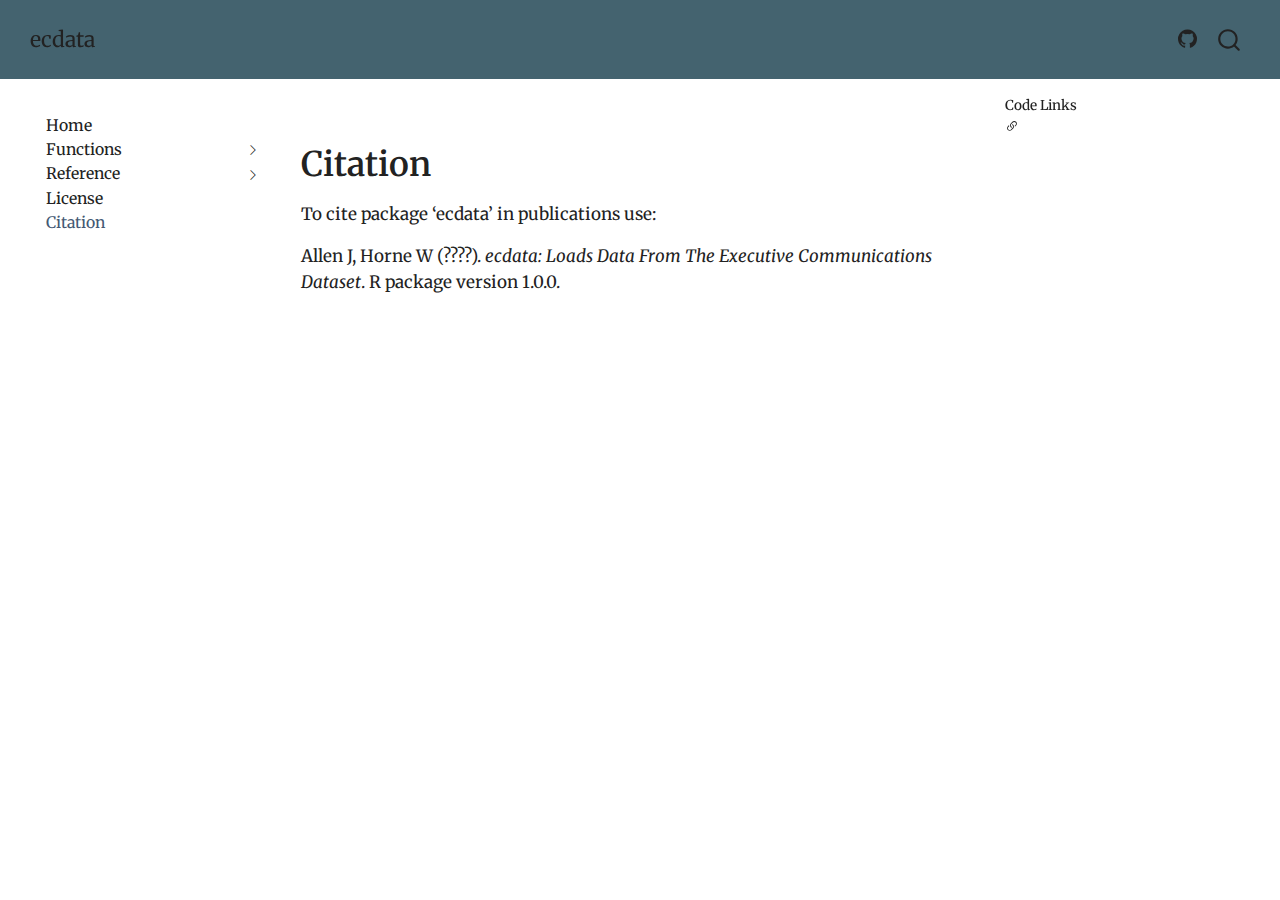
<file: CITATION.html>
<!DOCTYPE html>
<html xmlns="http://www.w3.org/1999/xhtml" lang="en" xml:lang="en"><head>

<meta charset="utf-8">
<meta name="generator" content="quarto-1.5.57">

<meta name="viewport" content="width=device-width, initial-scale=1.0, user-scalable=yes">


<title>citation – ecdata</title>
<style>
code{white-space: pre-wrap;}
span.smallcaps{font-variant: small-caps;}
div.columns{display: flex; gap: min(4vw, 1.5em);}
div.column{flex: auto; overflow-x: auto;}
div.hanging-indent{margin-left: 1.5em; text-indent: -1.5em;}
ul.task-list{list-style: none;}
ul.task-list li input[type="checkbox"] {
  width: 0.8em;
  margin: 0 0.8em 0.2em -1em; /* quarto-specific, see https://github.com/quarto-dev/quarto-cli/issues/4556 */ 
  vertical-align: middle;
}
</style>


<script src="site_libs/quarto-nav/quarto-nav.js"></script>
<script src="site_libs/quarto-nav/headroom.min.js"></script>
<script src="site_libs/clipboard/clipboard.min.js"></script>
<script src="site_libs/quarto-search/autocomplete.umd.js"></script>
<script src="site_libs/quarto-search/fuse.min.js"></script>
<script src="site_libs/quarto-search/quarto-search.js"></script>
<meta name="quarto:offset" content="./">
<script src="site_libs/quarto-html/quarto.js"></script>
<script src="site_libs/quarto-html/popper.min.js"></script>
<script src="site_libs/quarto-html/tippy.umd.min.js"></script>
<script src="site_libs/quarto-html/anchor.min.js"></script>
<link href="site_libs/quarto-html/tippy.css" rel="stylesheet">
<link href="site_libs/quarto-html/quarto-syntax-highlighting.css" rel="stylesheet" id="quarto-text-highlighting-styles">
<script src="site_libs/bootstrap/bootstrap.min.js"></script>
<link href="site_libs/bootstrap/bootstrap-icons.css" rel="stylesheet">
<link href="site_libs/bootstrap/bootstrap.min.css" rel="stylesheet" id="quarto-bootstrap" data-mode="light">
<script id="quarto-search-options" type="application/json">{
  "location": "navbar",
  "copy-button": false,
  "collapse-after": 3,
  "panel-placement": "end",
  "type": "overlay",
  "limit": 50,
  "keyboard-shortcut": [
    "f",
    "/",
    "s"
  ],
  "show-item-context": false,
  "language": {
    "search-no-results-text": "No results",
    "search-matching-documents-text": "matching documents",
    "search-copy-link-title": "Copy link to search",
    "search-hide-matches-text": "Hide additional matches",
    "search-more-match-text": "more match in this document",
    "search-more-matches-text": "more matches in this document",
    "search-clear-button-title": "Clear",
    "search-text-placeholder": "",
    "search-detached-cancel-button-title": "Cancel",
    "search-submit-button-title": "Submit",
    "search-label": "Search"
  }
}</script>


</head>

<body class="nav-sidebar floating nav-fixed">

<div id="quarto-search-results"></div>
  <header id="quarto-header" class="headroom fixed-top">
    <nav class="navbar navbar-expand-lg " data-bs-theme="dark">
      <div class="navbar-container container-fluid">
      <div class="navbar-brand-container mx-auto">
    <a class="navbar-brand" href="./index.html">
    <span class="navbar-title">ecdata</span>
    </a>
  </div>
            <div id="quarto-search" class="" title="Search"></div>
          <button class="navbar-toggler" type="button" data-bs-toggle="collapse" data-bs-target="#navbarCollapse" aria-controls="navbarCollapse" role="menu" aria-expanded="false" aria-label="Toggle navigation" onclick="if (window.quartoToggleHeadroom) { window.quartoToggleHeadroom(); }">
  <span class="navbar-toggler-icon"></span>
</button>
          <div class="collapse navbar-collapse" id="navbarCollapse">
            <ul class="navbar-nav navbar-nav-scroll ms-auto">
  <li class="nav-item compact">
    <a class="nav-link" href="https://github.com/joshuafayallen/ecdata"> <i class="bi bi-github" role="img" aria-label="ecdata GitHub">
</i> 
<span class="menu-text"></span></a>
  </li>  
</ul>
          </div> <!-- /navcollapse -->
            <div class="quarto-navbar-tools">
</div>
      </div> <!-- /container-fluid -->
    </nav>
  <nav class="quarto-secondary-nav">
    <div class="container-fluid d-flex">
      <button type="button" class="quarto-btn-toggle btn" data-bs-toggle="collapse" role="button" data-bs-target=".quarto-sidebar-collapse-item" aria-controls="quarto-sidebar" aria-expanded="false" aria-label="Toggle sidebar navigation" onclick="if (window.quartoToggleHeadroom) { window.quartoToggleHeadroom(); }">
        <i class="bi bi-layout-text-sidebar-reverse"></i>
      </button>
        <nav class="quarto-page-breadcrumbs" aria-label="breadcrumb"><ol class="breadcrumb"><li class="breadcrumb-item"><a href="./CITATION.html">Citation</a></li></ol></nav>
        <a class="flex-grow-1" role="navigation" data-bs-toggle="collapse" data-bs-target=".quarto-sidebar-collapse-item" aria-controls="quarto-sidebar" aria-expanded="false" aria-label="Toggle sidebar navigation" onclick="if (window.quartoToggleHeadroom) { window.quartoToggleHeadroom(); }">      
        </a>
    </div>
  </nav>
</header>
<!-- content -->
<div id="quarto-content" class="quarto-container page-columns page-rows-contents page-layout-article page-navbar">
<!-- sidebar -->
  <nav id="quarto-sidebar" class="sidebar collapse collapse-horizontal quarto-sidebar-collapse-item sidebar-navigation floating overflow-auto">
    <div class="sidebar-menu-container"> 
    <ul class="list-unstyled mt-1">
        <li class="sidebar-item">
  <div class="sidebar-item-container"> 
  <a href="./index.html" class="sidebar-item-text sidebar-link">
 <span class="menu-text">Home</span></a>
  </div>
</li>
        <li class="sidebar-item sidebar-item-section">
      <div class="sidebar-item-container"> 
            <a class="sidebar-item-text sidebar-link text-start collapsed" data-bs-toggle="collapse" data-bs-target="#quarto-sidebar-section-1" role="navigation" aria-expanded="false">
 <span class="menu-text">Functions</span></a>
          <a class="sidebar-item-toggle text-start collapsed" data-bs-toggle="collapse" data-bs-target="#quarto-sidebar-section-1" role="navigation" aria-expanded="false" aria-label="Toggle section">
            <i class="bi bi-chevron-right ms-2"></i>
          </a> 
      </div>
      <ul id="quarto-sidebar-section-1" class="collapse list-unstyled sidebar-section depth1 ">  
          <li class="sidebar-item">
  <div class="sidebar-item-container"> 
  <a href="./man/ecd_country_dictionary.html" class="sidebar-item-text sidebar-link">
 <span class="menu-text"><code>ecd_country_dictionary</code></span></a>
  </div>
</li>
          <li class="sidebar-item">
  <div class="sidebar-item-container"> 
  <a href="./man/ecd_data_dictionary.html" class="sidebar-item-text sidebar-link">
 <span class="menu-text"><code>ecd_data_dictionary</code></span></a>
  </div>
</li>
          <li class="sidebar-item">
  <div class="sidebar-item-container"> 
  <a href="./man/example_scrapper.html" class="sidebar-item-text sidebar-link">
 <span class="menu-text"><code>example_scrapper</code></span></a>
  </div>
</li>
          <li class="sidebar-item">
  <div class="sidebar-item-container"> 
  <a href="./man/load_ecd.html" class="sidebar-item-text sidebar-link">
 <span class="menu-text"><code>load_ecd</code></span></a>
  </div>
</li>
      </ul>
  </li>
        <li class="sidebar-item sidebar-item-section">
      <div class="sidebar-item-container"> 
            <a class="sidebar-item-text sidebar-link text-start collapsed" data-bs-toggle="collapse" data-bs-target="#quarto-sidebar-section-2" role="navigation" aria-expanded="false">
 <span class="menu-text">Reference</span></a>
          <a class="sidebar-item-toggle text-start collapsed" data-bs-toggle="collapse" data-bs-target="#quarto-sidebar-section-2" role="navigation" aria-expanded="false" aria-label="Toggle section">
            <i class="bi bi-chevron-right ms-2"></i>
          </a> 
      </div>
      <ul id="quarto-sidebar-section-2" class="collapse list-unstyled sidebar-section depth1 ">  
          <li class="sidebar-item">
  <div class="sidebar-item-container"> 
  <a href="./man/ecd_country_dictionary.html" class="sidebar-item-text sidebar-link">
 <span class="menu-text">ecd_country_dictionary</span></a>
  </div>
</li>
          <li class="sidebar-item">
  <div class="sidebar-item-container"> 
  <a href="./man/ecd_data_dictionary.html" class="sidebar-item-text sidebar-link">
 <span class="menu-text">ecd_data_dictionary</span></a>
  </div>
</li>
          <li class="sidebar-item">
  <div class="sidebar-item-container"> 
  <a href="./man/example_scrapper.html" class="sidebar-item-text sidebar-link">
 <span class="menu-text">example_scrapper</span></a>
  </div>
</li>
          <li class="sidebar-item">
  <div class="sidebar-item-container"> 
  <a href="./man/load_ecd.html" class="sidebar-item-text sidebar-link">
 <span class="menu-text">load_ecd</span></a>
  </div>
</li>
      </ul>
  </li>
        <li class="sidebar-item">
  <div class="sidebar-item-container"> 
  <a href="./LICENSE.html" class="sidebar-item-text sidebar-link">
 <span class="menu-text">License</span></a>
  </div>
</li>
        <li class="sidebar-item">
  <div class="sidebar-item-container"> 
  <a href="./CITATION.html" class="sidebar-item-text sidebar-link active">
 <span class="menu-text">Citation</span></a>
  </div>
</li>
    </ul>
    </div>
</nav>
<div id="quarto-sidebar-glass" class="quarto-sidebar-collapse-item" data-bs-toggle="collapse" data-bs-target=".quarto-sidebar-collapse-item"></div>
<!-- margin-sidebar -->
    <div id="quarto-margin-sidebar" class="sidebar margin-sidebar">
        
    <div class="quarto-code-links"><h2>Code Links</h2><ul><li><a href="undefined"><i class="bi bi-link-45deg"></i></a></li></ul></div></div>
<!-- main -->
<main class="content" id="quarto-document-content">




<section id="citation" class="level1">
<h1>Citation</h1>
<p>To cite package ‘ecdata’ in publications use:</p>
<p>
Allen J, Horne W (????). <em>ecdata: Loads Data From The Executive Communications Dataset</em>. R package version 1.0.0.
</p>


</section>

</main> <!-- /main -->
<script id="quarto-html-after-body" type="application/javascript">
window.document.addEventListener("DOMContentLoaded", function (event) {
  const toggleBodyColorMode = (bsSheetEl) => {
    const mode = bsSheetEl.getAttribute("data-mode");
    const bodyEl = window.document.querySelector("body");
    if (mode === "dark") {
      bodyEl.classList.add("quarto-dark");
      bodyEl.classList.remove("quarto-light");
    } else {
      bodyEl.classList.add("quarto-light");
      bodyEl.classList.remove("quarto-dark");
    }
  }
  const toggleBodyColorPrimary = () => {
    const bsSheetEl = window.document.querySelector("link#quarto-bootstrap");
    if (bsSheetEl) {
      toggleBodyColorMode(bsSheetEl);
    }
  }
  toggleBodyColorPrimary();  
  const icon = "";
  const anchorJS = new window.AnchorJS();
  anchorJS.options = {
    placement: 'right',
    icon: icon
  };
  anchorJS.add('.anchored');
  const isCodeAnnotation = (el) => {
    for (const clz of el.classList) {
      if (clz.startsWith('code-annotation-')) {                     
        return true;
      }
    }
    return false;
  }
  const onCopySuccess = function(e) {
    // button target
    const button = e.trigger;
    // don't keep focus
    button.blur();
    // flash "checked"
    button.classList.add('code-copy-button-checked');
    var currentTitle = button.getAttribute("title");
    button.setAttribute("title", "Copied!");
    let tooltip;
    if (window.bootstrap) {
      button.setAttribute("data-bs-toggle", "tooltip");
      button.setAttribute("data-bs-placement", "left");
      button.setAttribute("data-bs-title", "Copied!");
      tooltip = new bootstrap.Tooltip(button, 
        { trigger: "manual", 
          customClass: "code-copy-button-tooltip",
          offset: [0, -8]});
      tooltip.show();    
    }
    setTimeout(function() {
      if (tooltip) {
        tooltip.hide();
        button.removeAttribute("data-bs-title");
        button.removeAttribute("data-bs-toggle");
        button.removeAttribute("data-bs-placement");
      }
      button.setAttribute("title", currentTitle);
      button.classList.remove('code-copy-button-checked');
    }, 1000);
    // clear code selection
    e.clearSelection();
  }
  const getTextToCopy = function(trigger) {
      const codeEl = trigger.previousElementSibling.cloneNode(true);
      for (const childEl of codeEl.children) {
        if (isCodeAnnotation(childEl)) {
          childEl.remove();
        }
      }
      return codeEl.innerText;
  }
  const clipboard = new window.ClipboardJS('.code-copy-button:not([data-in-quarto-modal])', {
    text: getTextToCopy
  });
  clipboard.on('success', onCopySuccess);
  if (window.document.getElementById('quarto-embedded-source-code-modal')) {
    // For code content inside modals, clipBoardJS needs to be initialized with a container option
    // TODO: Check when it could be a function (https://github.com/zenorocha/clipboard.js/issues/860)
    const clipboardModal = new window.ClipboardJS('.code-copy-button[data-in-quarto-modal]', {
      text: getTextToCopy,
      container: window.document.getElementById('quarto-embedded-source-code-modal')
    });
    clipboardModal.on('success', onCopySuccess);
  }
    var localhostRegex = new RegExp(/^(?:http|https):\/\/localhost\:?[0-9]*\//);
    var mailtoRegex = new RegExp(/^mailto:/);
      var filterRegex = new RegExp('/' + window.location.host + '/');
    var isInternal = (href) => {
        return filterRegex.test(href) || localhostRegex.test(href) || mailtoRegex.test(href);
    }
    // Inspect non-navigation links and adorn them if external
 	var links = window.document.querySelectorAll('a[href]:not(.nav-link):not(.navbar-brand):not(.toc-action):not(.sidebar-link):not(.sidebar-item-toggle):not(.pagination-link):not(.no-external):not([aria-hidden]):not(.dropdown-item):not(.quarto-navigation-tool):not(.about-link)');
    for (var i=0; i<links.length; i++) {
      const link = links[i];
      if (!isInternal(link.href)) {
        // undo the damage that might have been done by quarto-nav.js in the case of
        // links that we want to consider external
        if (link.dataset.originalHref !== undefined) {
          link.href = link.dataset.originalHref;
        }
      }
    }
  function tippyHover(el, contentFn, onTriggerFn, onUntriggerFn) {
    const config = {
      allowHTML: true,
      maxWidth: 500,
      delay: 100,
      arrow: false,
      appendTo: function(el) {
          return el.parentElement;
      },
      interactive: true,
      interactiveBorder: 10,
      theme: 'quarto',
      placement: 'bottom-start',
    };
    if (contentFn) {
      config.content = contentFn;
    }
    if (onTriggerFn) {
      config.onTrigger = onTriggerFn;
    }
    if (onUntriggerFn) {
      config.onUntrigger = onUntriggerFn;
    }
    window.tippy(el, config); 
  }
  const noterefs = window.document.querySelectorAll('a[role="doc-noteref"]');
  for (var i=0; i<noterefs.length; i++) {
    const ref = noterefs[i];
    tippyHover(ref, function() {
      // use id or data attribute instead here
      let href = ref.getAttribute('data-footnote-href') || ref.getAttribute('href');
      try { href = new URL(href).hash; } catch {}
      const id = href.replace(/^#\/?/, "");
      const note = window.document.getElementById(id);
      if (note) {
        return note.innerHTML;
      } else {
        return "";
      }
    });
  }
  const xrefs = window.document.querySelectorAll('a.quarto-xref');
  const processXRef = (id, note) => {
    // Strip column container classes
    const stripColumnClz = (el) => {
      el.classList.remove("page-full", "page-columns");
      if (el.children) {
        for (const child of el.children) {
          stripColumnClz(child);
        }
      }
    }
    stripColumnClz(note)
    if (id === null || id.startsWith('sec-')) {
      // Special case sections, only their first couple elements
      const container = document.createElement("div");
      if (note.children && note.children.length > 2) {
        container.appendChild(note.children[0].cloneNode(true));
        for (let i = 1; i < note.children.length; i++) {
          const child = note.children[i];
          if (child.tagName === "P" && child.innerText === "") {
            continue;
          } else {
            container.appendChild(child.cloneNode(true));
            break;
          }
        }
        if (window.Quarto?.typesetMath) {
          window.Quarto.typesetMath(container);
        }
        return container.innerHTML
      } else {
        if (window.Quarto?.typesetMath) {
          window.Quarto.typesetMath(note);
        }
        return note.innerHTML;
      }
    } else {
      // Remove any anchor links if they are present
      const anchorLink = note.querySelector('a.anchorjs-link');
      if (anchorLink) {
        anchorLink.remove();
      }
      if (window.Quarto?.typesetMath) {
        window.Quarto.typesetMath(note);
      }
      // TODO in 1.5, we should make sure this works without a callout special case
      if (note.classList.contains("callout")) {
        return note.outerHTML;
      } else {
        return note.innerHTML;
      }
    }
  }
  for (var i=0; i<xrefs.length; i++) {
    const xref = xrefs[i];
    tippyHover(xref, undefined, function(instance) {
      instance.disable();
      let url = xref.getAttribute('href');
      let hash = undefined; 
      if (url.startsWith('#')) {
        hash = url;
      } else {
        try { hash = new URL(url).hash; } catch {}
      }
      if (hash) {
        const id = hash.replace(/^#\/?/, "");
        const note = window.document.getElementById(id);
        if (note !== null) {
          try {
            const html = processXRef(id, note.cloneNode(true));
            instance.setContent(html);
          } finally {
            instance.enable();
            instance.show();
          }
        } else {
          // See if we can fetch this
          fetch(url.split('#')[0])
          .then(res => res.text())
          .then(html => {
            const parser = new DOMParser();
            const htmlDoc = parser.parseFromString(html, "text/html");
            const note = htmlDoc.getElementById(id);
            if (note !== null) {
              const html = processXRef(id, note);
              instance.setContent(html);
            } 
          }).finally(() => {
            instance.enable();
            instance.show();
          });
        }
      } else {
        // See if we can fetch a full url (with no hash to target)
        // This is a special case and we should probably do some content thinning / targeting
        fetch(url)
        .then(res => res.text())
        .then(html => {
          const parser = new DOMParser();
          const htmlDoc = parser.parseFromString(html, "text/html");
          const note = htmlDoc.querySelector('main.content');
          if (note !== null) {
            // This should only happen for chapter cross references
            // (since there is no id in the URL)
            // remove the first header
            if (note.children.length > 0 && note.children[0].tagName === "HEADER") {
              note.children[0].remove();
            }
            const html = processXRef(null, note);
            instance.setContent(html);
          } 
        }).finally(() => {
          instance.enable();
          instance.show();
        });
      }
    }, function(instance) {
    });
  }
      let selectedAnnoteEl;
      const selectorForAnnotation = ( cell, annotation) => {
        let cellAttr = 'data-code-cell="' + cell + '"';
        let lineAttr = 'data-code-annotation="' +  annotation + '"';
        const selector = 'span[' + cellAttr + '][' + lineAttr + ']';
        return selector;
      }
      const selectCodeLines = (annoteEl) => {
        const doc = window.document;
        const targetCell = annoteEl.getAttribute("data-target-cell");
        const targetAnnotation = annoteEl.getAttribute("data-target-annotation");
        const annoteSpan = window.document.querySelector(selectorForAnnotation(targetCell, targetAnnotation));
        const lines = annoteSpan.getAttribute("data-code-lines").split(",");
        const lineIds = lines.map((line) => {
          return targetCell + "-" + line;
        })
        let top = null;
        let height = null;
        let parent = null;
        if (lineIds.length > 0) {
            //compute the position of the single el (top and bottom and make a div)
            const el = window.document.getElementById(lineIds[0]);
            top = el.offsetTop;
            height = el.offsetHeight;
            parent = el.parentElement.parentElement;
          if (lineIds.length > 1) {
            const lastEl = window.document.getElementById(lineIds[lineIds.length - 1]);
            const bottom = lastEl.offsetTop + lastEl.offsetHeight;
            height = bottom - top;
          }
          if (top !== null && height !== null && parent !== null) {
            // cook up a div (if necessary) and position it 
            let div = window.document.getElementById("code-annotation-line-highlight");
            if (div === null) {
              div = window.document.createElement("div");
              div.setAttribute("id", "code-annotation-line-highlight");
              div.style.position = 'absolute';
              parent.appendChild(div);
            }
            div.style.top = top - 2 + "px";
            div.style.height = height + 4 + "px";
            div.style.left = 0;
            let gutterDiv = window.document.getElementById("code-annotation-line-highlight-gutter");
            if (gutterDiv === null) {
              gutterDiv = window.document.createElement("div");
              gutterDiv.setAttribute("id", "code-annotation-line-highlight-gutter");
              gutterDiv.style.position = 'absolute';
              const codeCell = window.document.getElementById(targetCell);
              const gutter = codeCell.querySelector('.code-annotation-gutter');
              gutter.appendChild(gutterDiv);
            }
            gutterDiv.style.top = top - 2 + "px";
            gutterDiv.style.height = height + 4 + "px";
          }
          selectedAnnoteEl = annoteEl;
        }
      };
      const unselectCodeLines = () => {
        const elementsIds = ["code-annotation-line-highlight", "code-annotation-line-highlight-gutter"];
        elementsIds.forEach((elId) => {
          const div = window.document.getElementById(elId);
          if (div) {
            div.remove();
          }
        });
        selectedAnnoteEl = undefined;
      };
        // Handle positioning of the toggle
    window.addEventListener(
      "resize",
      throttle(() => {
        elRect = undefined;
        if (selectedAnnoteEl) {
          selectCodeLines(selectedAnnoteEl);
        }
      }, 10)
    );
    function throttle(fn, ms) {
    let throttle = false;
    let timer;
      return (...args) => {
        if(!throttle) { // first call gets through
            fn.apply(this, args);
            throttle = true;
        } else { // all the others get throttled
            if(timer) clearTimeout(timer); // cancel #2
            timer = setTimeout(() => {
              fn.apply(this, args);
              timer = throttle = false;
            }, ms);
        }
      };
    }
      // Attach click handler to the DT
      const annoteDls = window.document.querySelectorAll('dt[data-target-cell]');
      for (const annoteDlNode of annoteDls) {
        annoteDlNode.addEventListener('click', (event) => {
          const clickedEl = event.target;
          if (clickedEl !== selectedAnnoteEl) {
            unselectCodeLines();
            const activeEl = window.document.querySelector('dt[data-target-cell].code-annotation-active');
            if (activeEl) {
              activeEl.classList.remove('code-annotation-active');
            }
            selectCodeLines(clickedEl);
            clickedEl.classList.add('code-annotation-active');
          } else {
            // Unselect the line
            unselectCodeLines();
            clickedEl.classList.remove('code-annotation-active');
          }
        });
      }
  const findCites = (el) => {
    const parentEl = el.parentElement;
    if (parentEl) {
      const cites = parentEl.dataset.cites;
      if (cites) {
        return {
          el,
          cites: cites.split(' ')
        };
      } else {
        return findCites(el.parentElement)
      }
    } else {
      return undefined;
    }
  };
  var bibliorefs = window.document.querySelectorAll('a[role="doc-biblioref"]');
  for (var i=0; i<bibliorefs.length; i++) {
    const ref = bibliorefs[i];
    const citeInfo = findCites(ref);
    if (citeInfo) {
      tippyHover(citeInfo.el, function() {
        var popup = window.document.createElement('div');
        citeInfo.cites.forEach(function(cite) {
          var citeDiv = window.document.createElement('div');
          citeDiv.classList.add('hanging-indent');
          citeDiv.classList.add('csl-entry');
          var biblioDiv = window.document.getElementById('ref-' + cite);
          if (biblioDiv) {
            citeDiv.innerHTML = biblioDiv.innerHTML;
          }
          popup.appendChild(citeDiv);
        });
        return popup.innerHTML;
      });
    }
  }
});
</script>
</div> <!-- /content -->




</body></html>
</file>
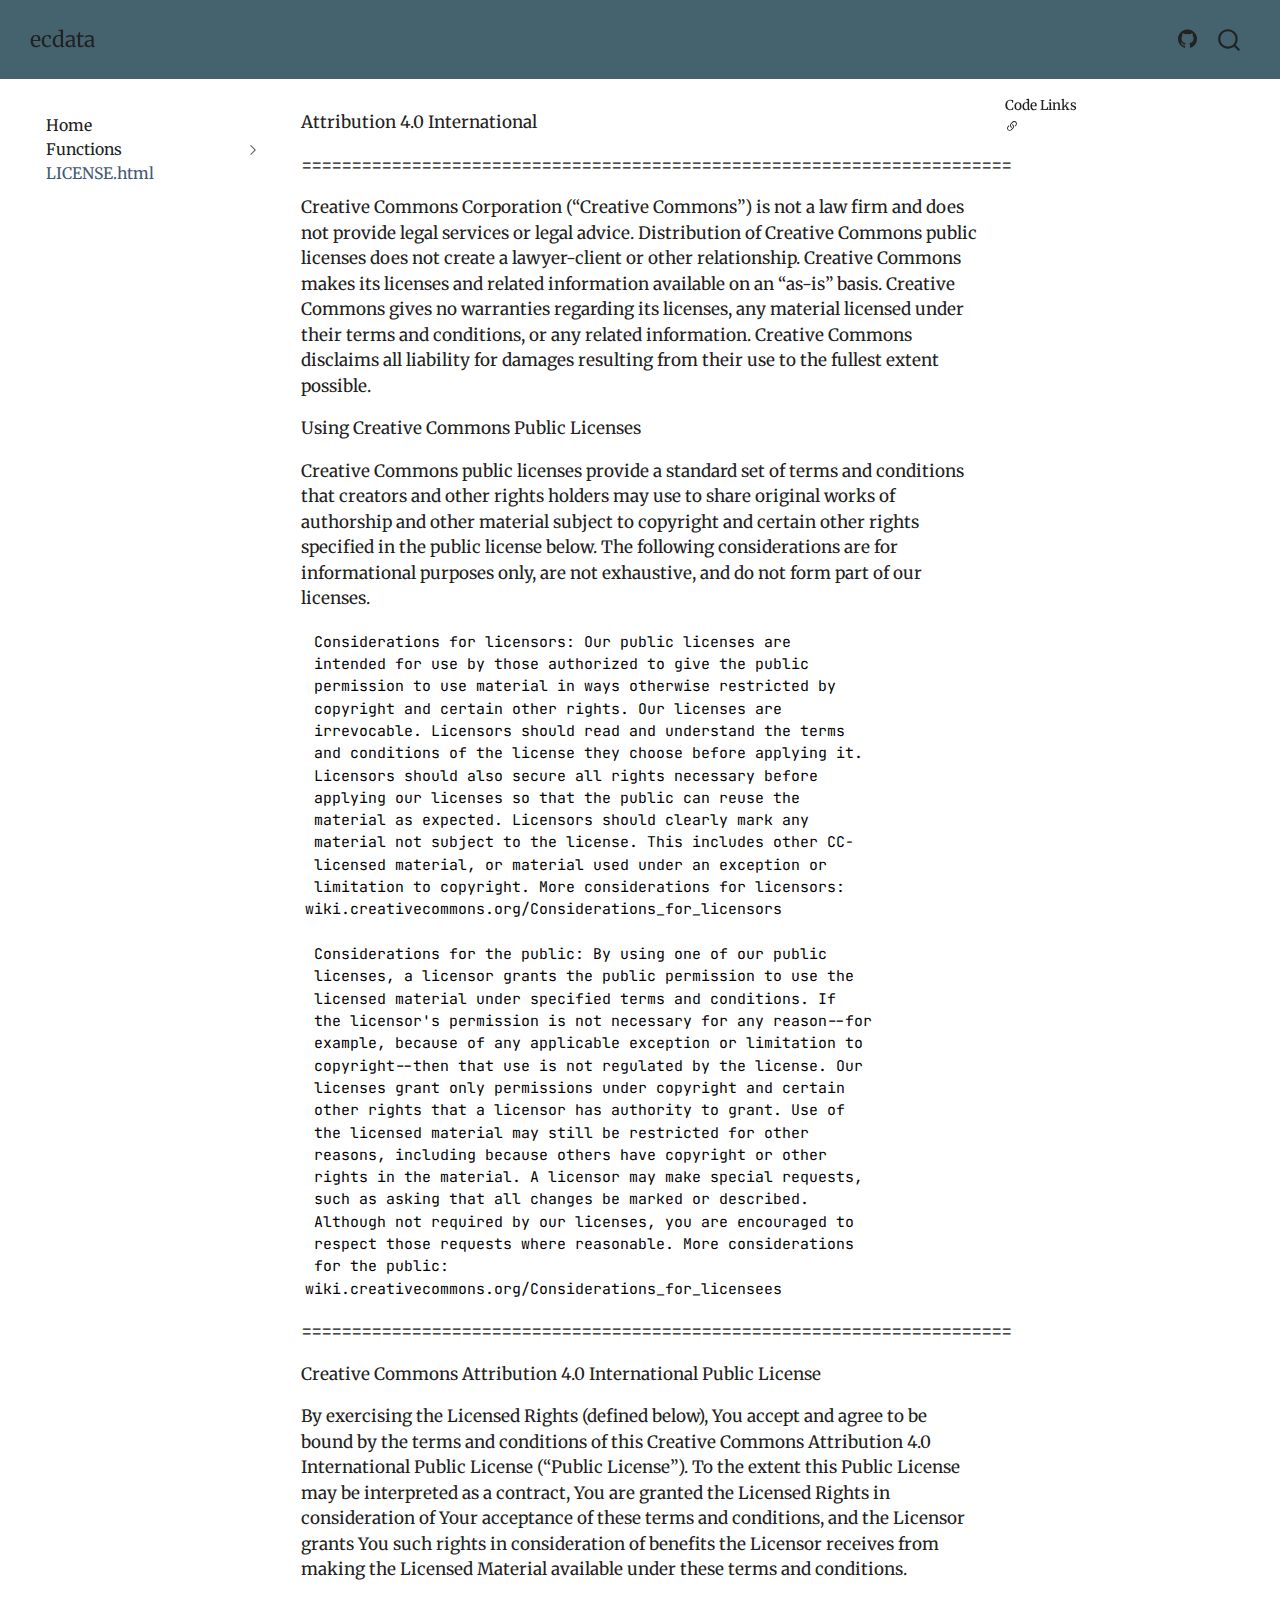
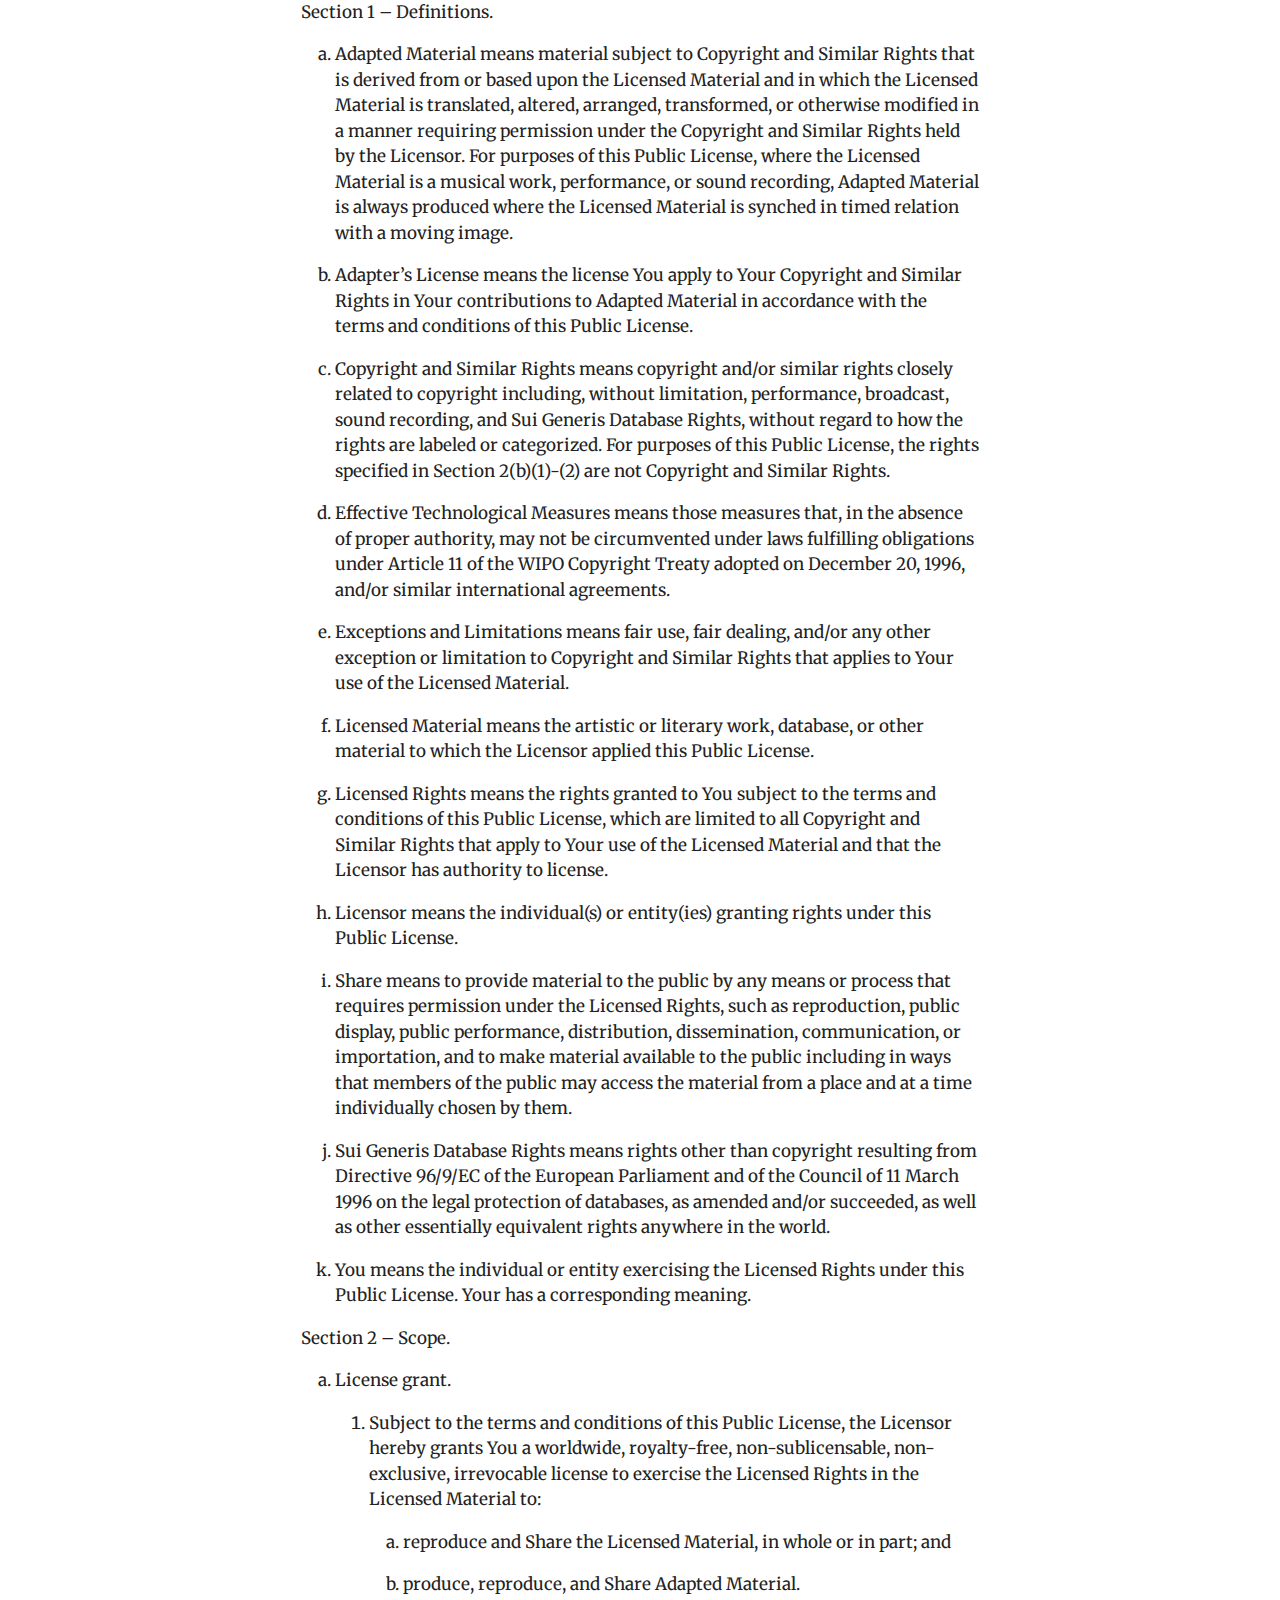
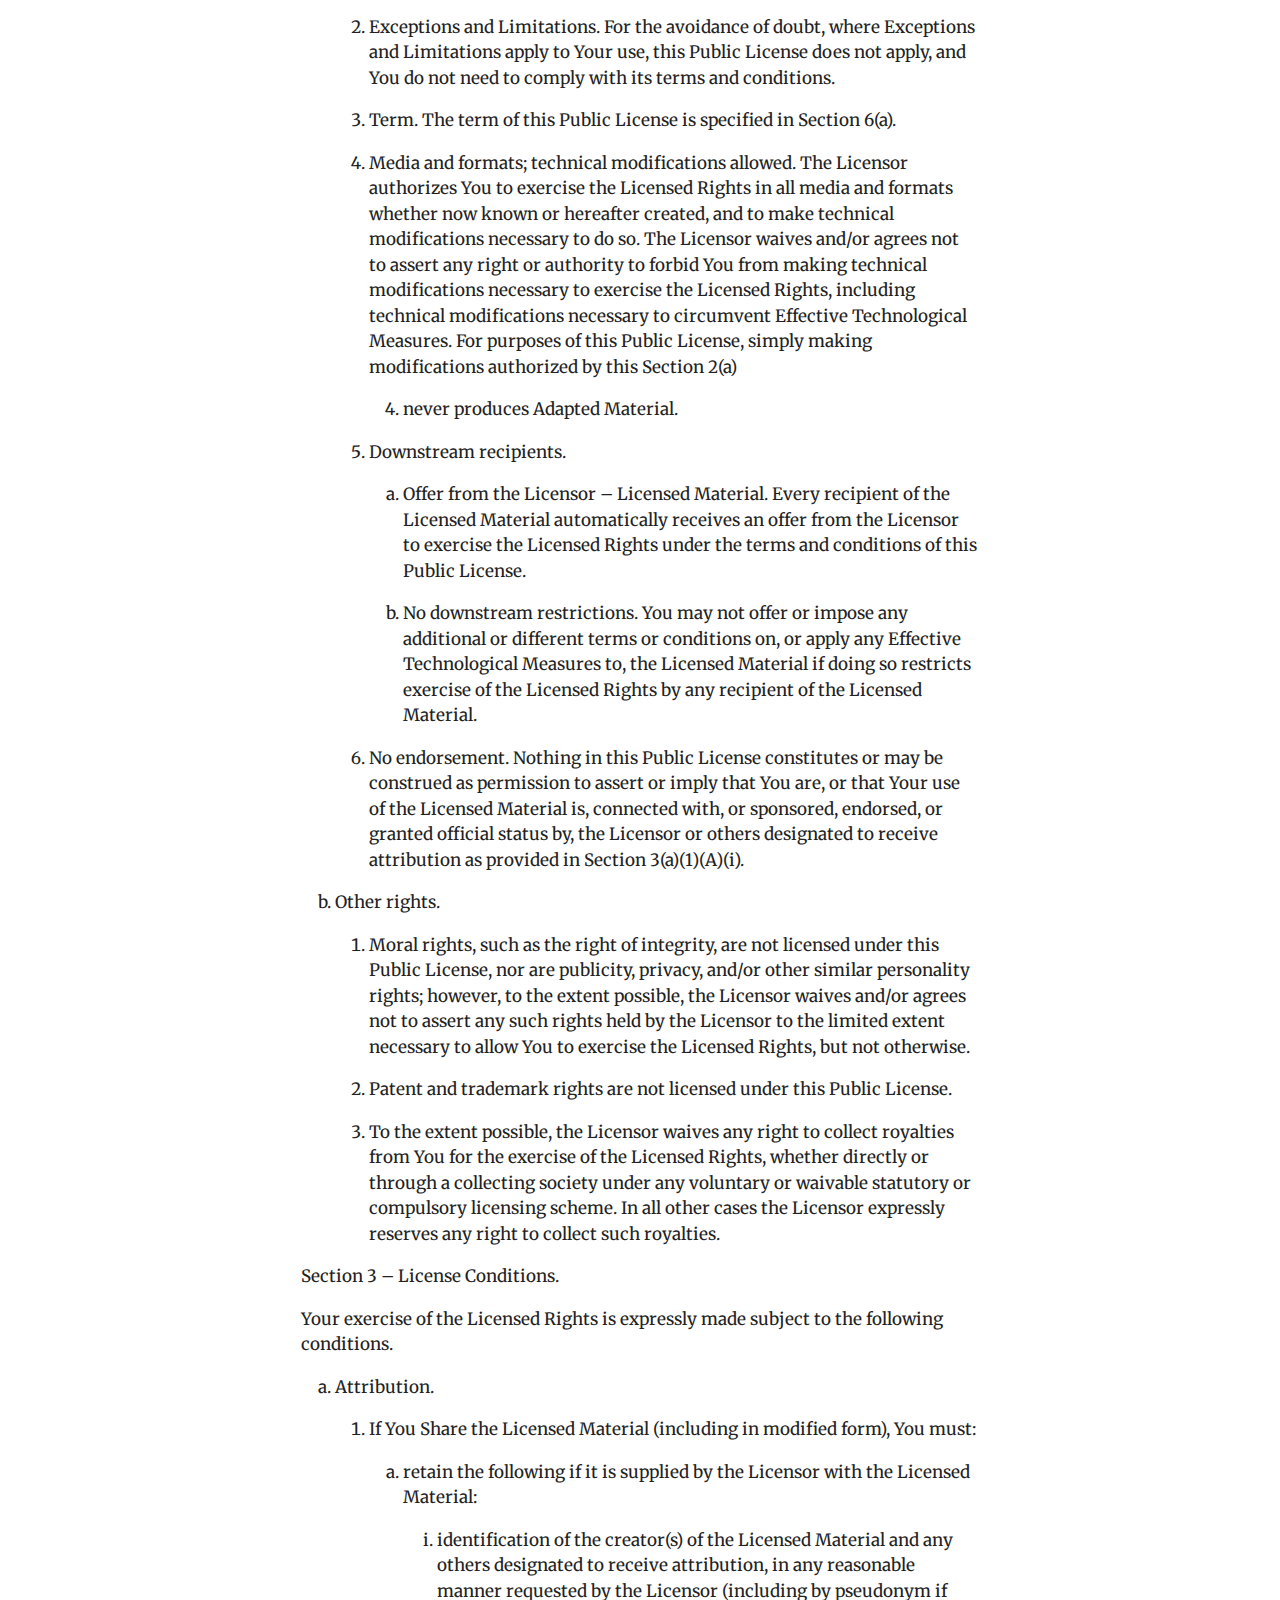
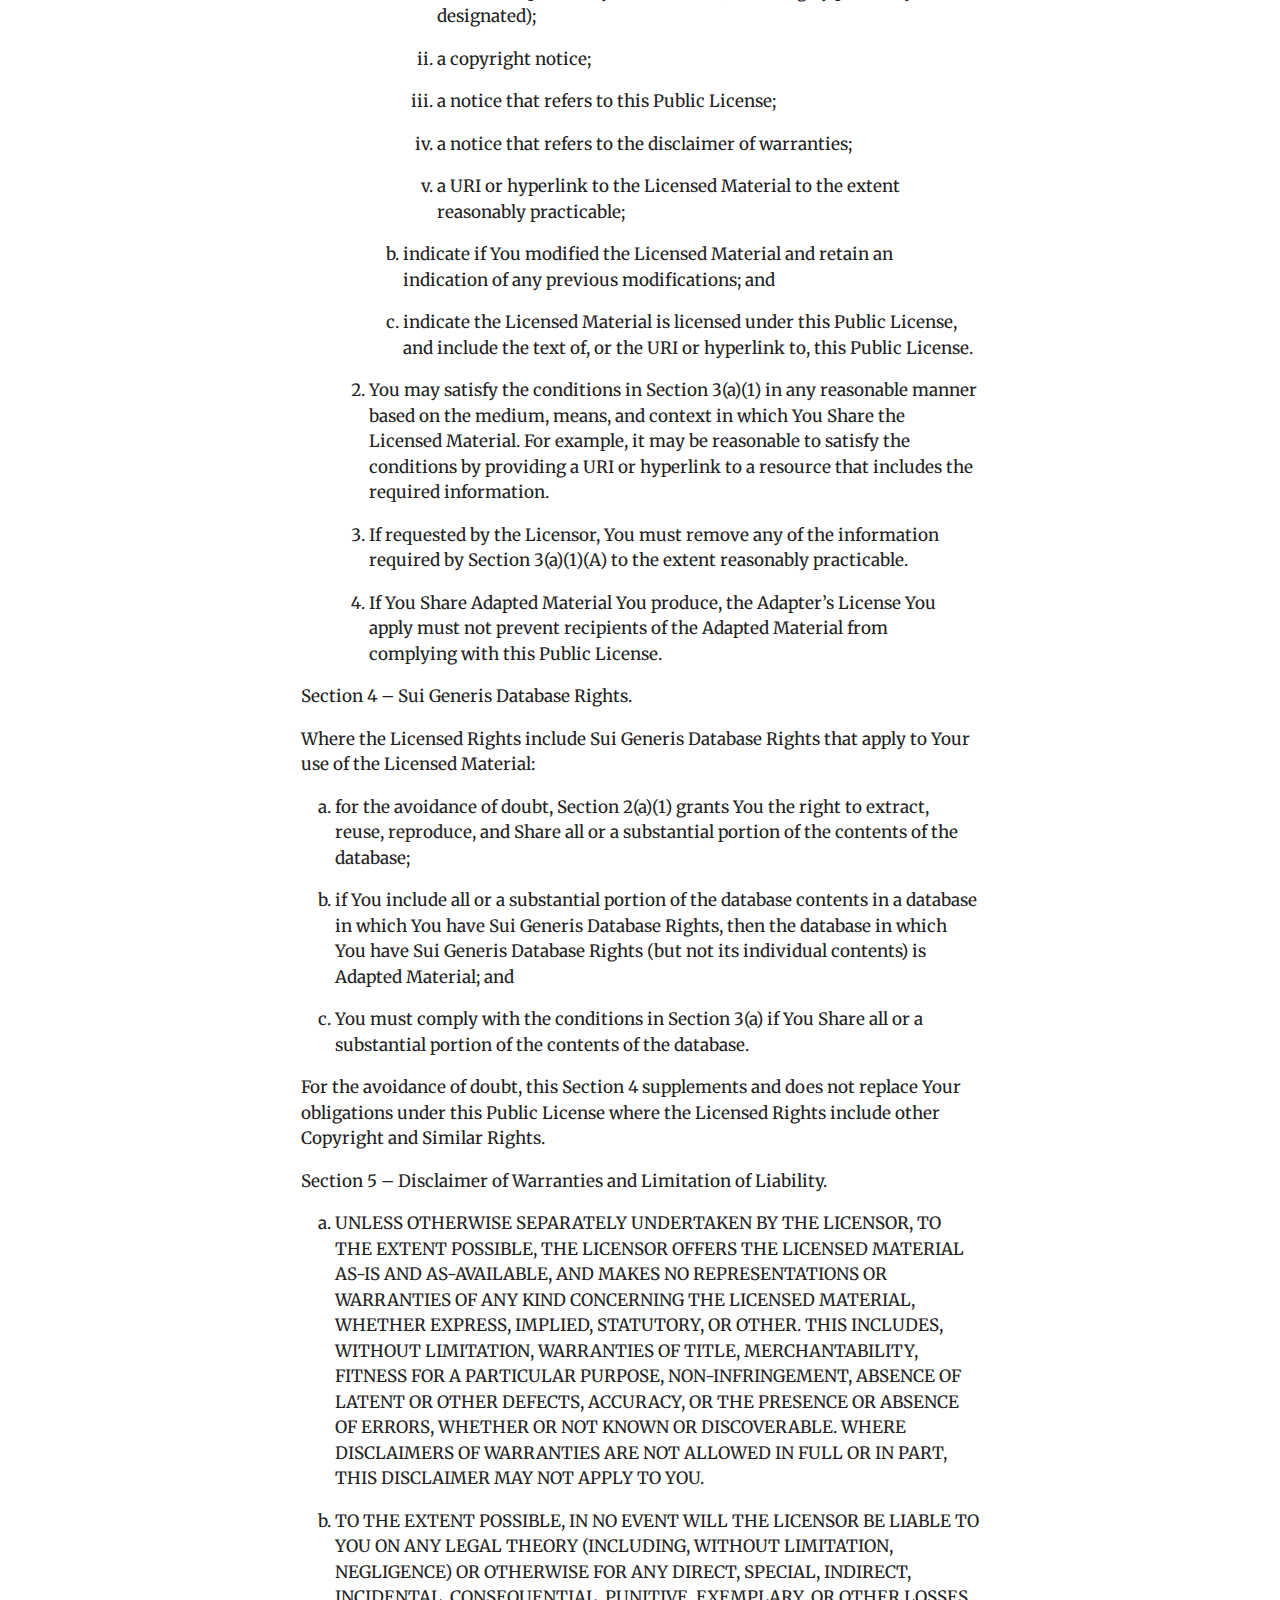
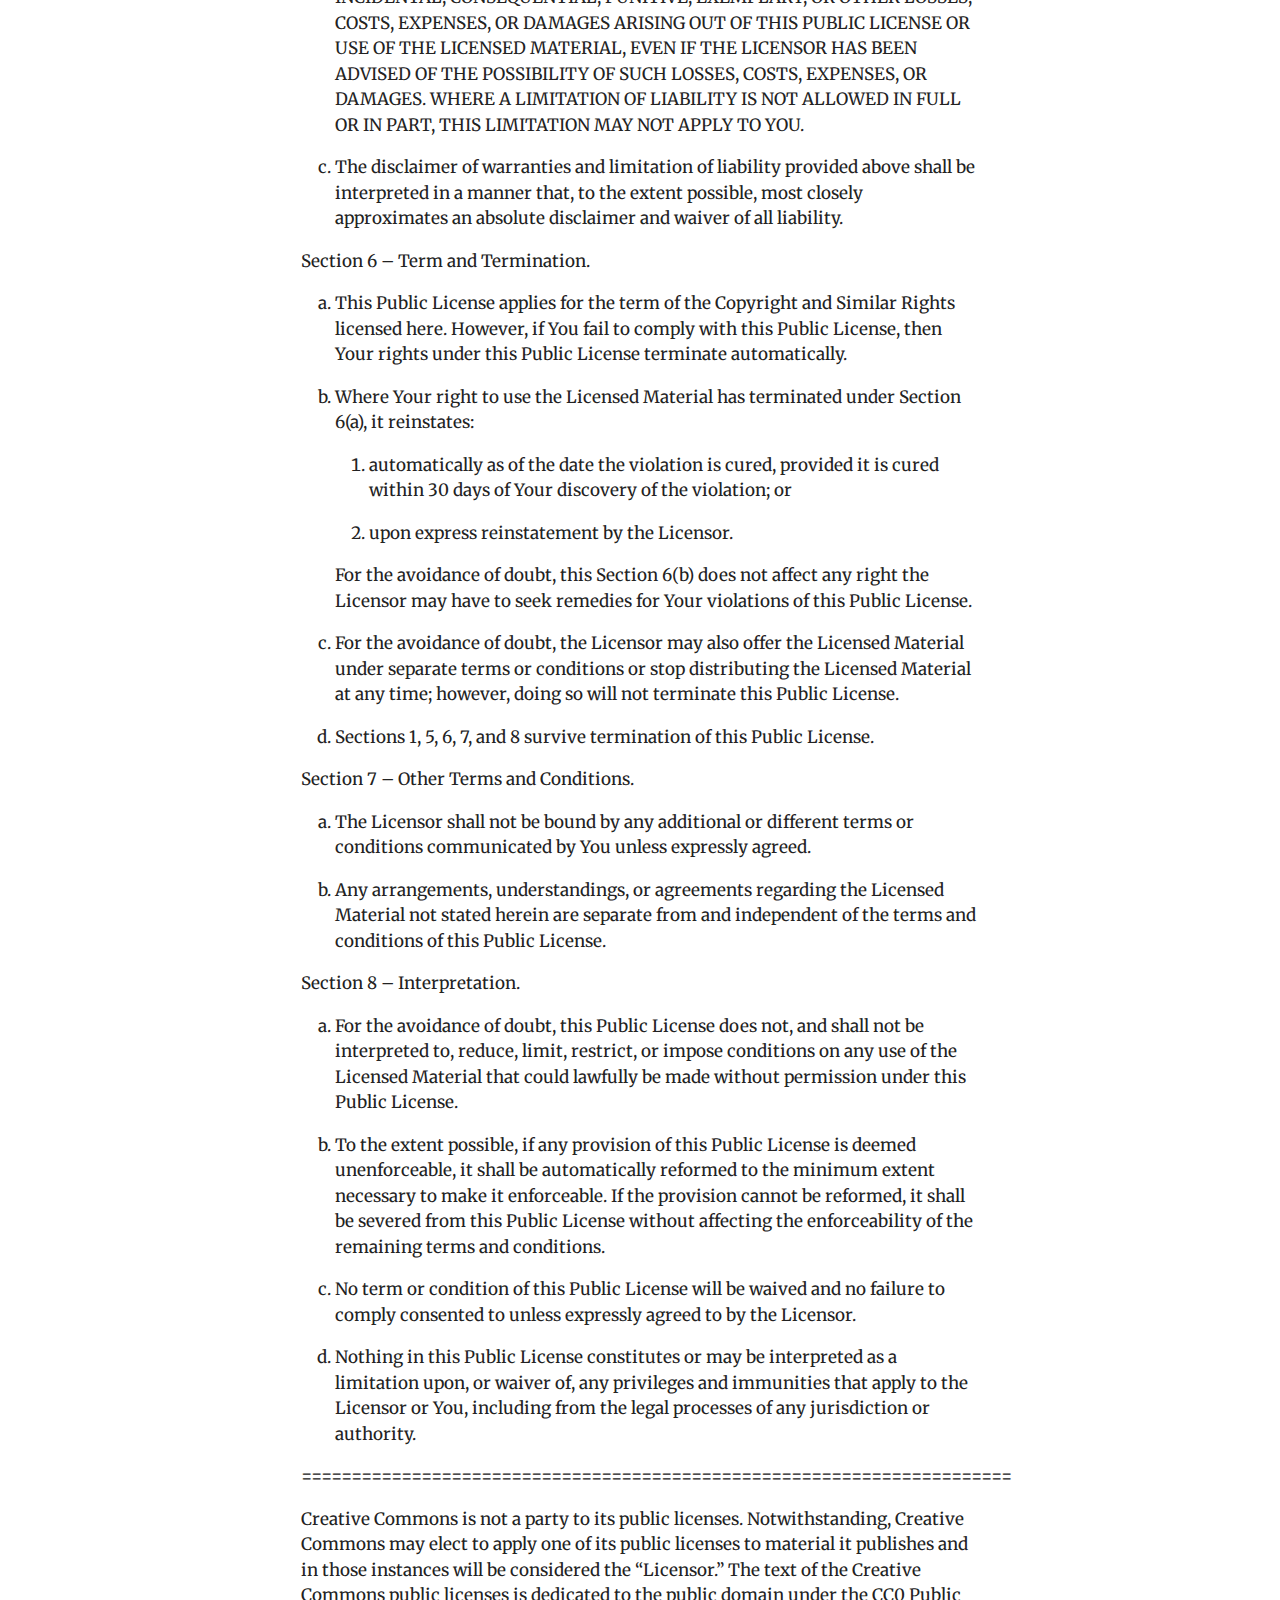
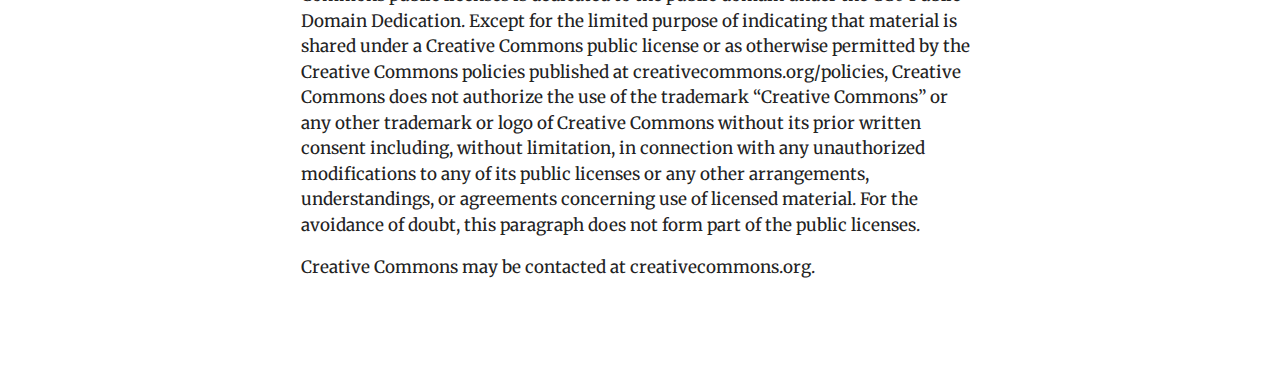
<file: LICENSE.html>
<!DOCTYPE html>
<html xmlns="http://www.w3.org/1999/xhtml" lang="en" xml:lang="en"><head>

<meta charset="utf-8">
<meta name="generator" content="quarto-1.5.57">

<meta name="viewport" content="width=device-width, initial-scale=1.0, user-scalable=yes">


<title>license – ecdata</title>
<style>
code{white-space: pre-wrap;}
span.smallcaps{font-variant: small-caps;}
div.columns{display: flex; gap: min(4vw, 1.5em);}
div.column{flex: auto; overflow-x: auto;}
div.hanging-indent{margin-left: 1.5em; text-indent: -1.5em;}
ul.task-list{list-style: none;}
ul.task-list li input[type="checkbox"] {
  width: 0.8em;
  margin: 0 0.8em 0.2em -1em; /* quarto-specific, see https://github.com/quarto-dev/quarto-cli/issues/4556 */ 
  vertical-align: middle;
}
</style>


<script src="site_libs/quarto-nav/quarto-nav.js"></script>
<script src="site_libs/quarto-nav/headroom.min.js"></script>
<script src="site_libs/clipboard/clipboard.min.js"></script>
<script src="site_libs/quarto-search/autocomplete.umd.js"></script>
<script src="site_libs/quarto-search/fuse.min.js"></script>
<script src="site_libs/quarto-search/quarto-search.js"></script>
<meta name="quarto:offset" content="./">
<script src="site_libs/quarto-html/quarto.js"></script>
<script src="site_libs/quarto-html/popper.min.js"></script>
<script src="site_libs/quarto-html/tippy.umd.min.js"></script>
<script src="site_libs/quarto-html/anchor.min.js"></script>
<link href="site_libs/quarto-html/tippy.css" rel="stylesheet">
<link href="site_libs/quarto-html/quarto-syntax-highlighting.css" rel="stylesheet" id="quarto-text-highlighting-styles">
<script src="site_libs/bootstrap/bootstrap.min.js"></script>
<link href="site_libs/bootstrap/bootstrap-icons.css" rel="stylesheet">
<link href="site_libs/bootstrap/bootstrap.min.css" rel="stylesheet" id="quarto-bootstrap" data-mode="light">
<script id="quarto-search-options" type="application/json">{
  "location": "navbar",
  "copy-button": false,
  "collapse-after": 3,
  "panel-placement": "end",
  "type": "overlay",
  "limit": 50,
  "keyboard-shortcut": [
    "f",
    "/",
    "s"
  ],
  "show-item-context": false,
  "language": {
    "search-no-results-text": "No results",
    "search-matching-documents-text": "matching documents",
    "search-copy-link-title": "Copy link to search",
    "search-hide-matches-text": "Hide additional matches",
    "search-more-match-text": "more match in this document",
    "search-more-matches-text": "more matches in this document",
    "search-clear-button-title": "Clear",
    "search-text-placeholder": "",
    "search-detached-cancel-button-title": "Cancel",
    "search-submit-button-title": "Submit",
    "search-label": "Search"
  }
}</script>


</head>

<body class="nav-sidebar floating nav-fixed">

<div id="quarto-search-results"></div>
  <header id="quarto-header" class="headroom fixed-top">
    <nav class="navbar navbar-expand-lg " data-bs-theme="dark">
      <div class="navbar-container container-fluid">
      <div class="navbar-brand-container mx-auto">
    <a class="navbar-brand" href="./index.html">
    <span class="navbar-title">ecdata</span>
    </a>
  </div>
            <div id="quarto-search" class="" title="Search"></div>
          <button class="navbar-toggler" type="button" data-bs-toggle="collapse" data-bs-target="#navbarCollapse" aria-controls="navbarCollapse" role="menu" aria-expanded="false" aria-label="Toggle navigation" onclick="if (window.quartoToggleHeadroom) { window.quartoToggleHeadroom(); }">
  <span class="navbar-toggler-icon"></span>
</button>
          <div class="collapse navbar-collapse" id="navbarCollapse">
            <ul class="navbar-nav navbar-nav-scroll ms-auto">
  <li class="nav-item compact">
    <a class="nav-link" href="https://github.com/joshuafayallen/executivestatements"> <i class="bi bi-github" role="img" aria-label="ecdata GitHub">
</i> 
<span class="menu-text"></span></a>
  </li>  
</ul>
          </div> <!-- /navcollapse -->
            <div class="quarto-navbar-tools">
</div>
      </div> <!-- /container-fluid -->
    </nav>
  <nav class="quarto-secondary-nav">
    <div class="container-fluid d-flex">
      <button type="button" class="quarto-btn-toggle btn" data-bs-toggle="collapse" role="button" data-bs-target=".quarto-sidebar-collapse-item" aria-controls="quarto-sidebar" aria-expanded="false" aria-label="Toggle sidebar navigation" onclick="if (window.quartoToggleHeadroom) { window.quartoToggleHeadroom(); }">
        <i class="bi bi-layout-text-sidebar-reverse"></i>
      </button>
        <nav class="quarto-page-breadcrumbs" aria-label="breadcrumb"><ol class="breadcrumb"><li class="breadcrumb-item"><a href="./LICENSE.html">LICENSE.html</a></li></ol></nav>
        <a class="flex-grow-1" role="navigation" data-bs-toggle="collapse" data-bs-target=".quarto-sidebar-collapse-item" aria-controls="quarto-sidebar" aria-expanded="false" aria-label="Toggle sidebar navigation" onclick="if (window.quartoToggleHeadroom) { window.quartoToggleHeadroom(); }">      
        </a>
    </div>
  </nav>
</header>
<!-- content -->
<div id="quarto-content" class="quarto-container page-columns page-rows-contents page-layout-article page-navbar">
<!-- sidebar -->
  <nav id="quarto-sidebar" class="sidebar collapse collapse-horizontal quarto-sidebar-collapse-item sidebar-navigation floating overflow-auto">
    <div class="sidebar-menu-container"> 
    <ul class="list-unstyled mt-1">
        <li class="sidebar-item">
  <div class="sidebar-item-container"> 
  <a href="./index.md" class="sidebar-item-text sidebar-link">
 <span class="menu-text">Home</span></a>
  </div>
</li>
        <li class="sidebar-item sidebar-item-section">
      <div class="sidebar-item-container"> 
            <a class="sidebar-item-text sidebar-link text-start collapsed" data-bs-toggle="collapse" data-bs-target="#quarto-sidebar-section-1" role="navigation" aria-expanded="false">
 <span class="menu-text">Functions</span></a>
          <a class="sidebar-item-toggle text-start collapsed" data-bs-toggle="collapse" data-bs-target="#quarto-sidebar-section-1" role="navigation" aria-expanded="false" aria-label="Toggle section">
            <i class="bi bi-chevron-right ms-2"></i>
          </a> 
      </div>
      <ul id="quarto-sidebar-section-1" class="collapse list-unstyled sidebar-section depth1 ">  
          <li class="sidebar-item">
  <div class="sidebar-item-container"> 
  <a href="./man/load_ecd.html" class="sidebar-item-text sidebar-link">
 <span class="menu-text"><code>load_ecd</code></span></a>
  </div>
</li>
          <li class="sidebar-item">
  <div class="sidebar-item-container"> 
  <a href="./man/ecd_country_dictionary.html" class="sidebar-item-text sidebar-link">
 <span class="menu-text"><code>ecd_country_dictionary</code></span></a>
  </div>
</li>
          <li class="sidebar-item">
  <div class="sidebar-item-container"> 
  <a href="./man/ecd_data_dictionary.html" class="sidebar-item-text sidebar-link">
 <span class="menu-text"><code>ecd_data_dictionary</code></span></a>
  </div>
</li>
          <li class="sidebar-item">
  <div class="sidebar-item-container"> 
  <a href="./man/example_scrapper.html" class="sidebar-item-text sidebar-link">
 <span class="menu-text"><code>example_scrapper</code></span></a>
  </div>
</li>
      </ul>
  </li>
        <li class="sidebar-item">
  <div class="sidebar-item-container"> 
  <a href="./LICENSE.html" class="sidebar-item-text sidebar-link active">
 <span class="menu-text">LICENSE.html</span></a>
  </div>
</li>
    </ul>
    </div>
</nav>
<div id="quarto-sidebar-glass" class="quarto-sidebar-collapse-item" data-bs-toggle="collapse" data-bs-target=".quarto-sidebar-collapse-item"></div>
<!-- margin-sidebar -->
    <div id="quarto-margin-sidebar" class="sidebar margin-sidebar">
        
    <div class="quarto-code-links"><h2>Code Links</h2><ul><li><a href="undefined"><i class="bi bi-link-45deg"></i></a></li></ul></div></div>
<!-- main -->
<main class="content" id="quarto-document-content">




<p>Attribution 4.0 International</p>
<p>=======================================================================</p>
<p>Creative Commons Corporation (“Creative Commons”) is not a law firm and does not provide legal services or legal advice. Distribution of Creative Commons public licenses does not create a lawyer-client or other relationship. Creative Commons makes its licenses and related information available on an “as-is” basis. Creative Commons gives no warranties regarding its licenses, any material licensed under their terms and conditions, or any related information. Creative Commons disclaims all liability for damages resulting from their use to the fullest extent possible.</p>
<p>Using Creative Commons Public Licenses</p>
<p>Creative Commons public licenses provide a standard set of terms and conditions that creators and other rights holders may use to share original works of authorship and other material subject to copyright and certain other rights specified in the public license below. The following considerations are for informational purposes only, are not exhaustive, and do not form part of our licenses.</p>
<pre><code> Considerations for licensors: Our public licenses are
 intended for use by those authorized to give the public
 permission to use material in ways otherwise restricted by
 copyright and certain other rights. Our licenses are
 irrevocable. Licensors should read and understand the terms
 and conditions of the license they choose before applying it.
 Licensors should also secure all rights necessary before
 applying our licenses so that the public can reuse the
 material as expected. Licensors should clearly mark any
 material not subject to the license. This includes other CC-
 licensed material, or material used under an exception or
 limitation to copyright. More considerations for licensors:
wiki.creativecommons.org/Considerations_for_licensors

 Considerations for the public: By using one of our public
 licenses, a licensor grants the public permission to use the
 licensed material under specified terms and conditions. If
 the licensor's permission is not necessary for any reason--for
 example, because of any applicable exception or limitation to
 copyright--then that use is not regulated by the license. Our
 licenses grant only permissions under copyright and certain
 other rights that a licensor has authority to grant. Use of
 the licensed material may still be restricted for other
 reasons, including because others have copyright or other
 rights in the material. A licensor may make special requests,
 such as asking that all changes be marked or described.
 Although not required by our licenses, you are encouraged to
 respect those requests where reasonable. More considerations
 for the public: 
wiki.creativecommons.org/Considerations_for_licensees</code></pre>
<p>=======================================================================</p>
<p>Creative Commons Attribution 4.0 International Public License</p>
<p>By exercising the Licensed Rights (defined below), You accept and agree to be bound by the terms and conditions of this Creative Commons Attribution 4.0 International Public License (“Public License”). To the extent this Public License may be interpreted as a contract, You are granted the Licensed Rights in consideration of Your acceptance of these terms and conditions, and the Licensor grants You such rights in consideration of benefits the Licensor receives from making the Licensed Material available under these terms and conditions.</p>
<p>Section 1 – Definitions.</p>
<ol type="a">
<li><p>Adapted Material means material subject to Copyright and Similar Rights that is derived from or based upon the Licensed Material and in which the Licensed Material is translated, altered, arranged, transformed, or otherwise modified in a manner requiring permission under the Copyright and Similar Rights held by the Licensor. For purposes of this Public License, where the Licensed Material is a musical work, performance, or sound recording, Adapted Material is always produced where the Licensed Material is synched in timed relation with a moving image.</p></li>
<li><p>Adapter’s License means the license You apply to Your Copyright and Similar Rights in Your contributions to Adapted Material in accordance with the terms and conditions of this Public License.</p></li>
<li><p>Copyright and Similar Rights means copyright and/or similar rights closely related to copyright including, without limitation, performance, broadcast, sound recording, and Sui Generis Database Rights, without regard to how the rights are labeled or categorized. For purposes of this Public License, the rights specified in Section 2(b)(1)-(2) are not Copyright and Similar Rights.</p></li>
<li><p>Effective Technological Measures means those measures that, in the absence of proper authority, may not be circumvented under laws fulfilling obligations under Article 11 of the WIPO Copyright Treaty adopted on December 20, 1996, and/or similar international agreements.</p></li>
<li><p>Exceptions and Limitations means fair use, fair dealing, and/or any other exception or limitation to Copyright and Similar Rights that applies to Your use of the Licensed Material.</p></li>
<li><p>Licensed Material means the artistic or literary work, database, or other material to which the Licensor applied this Public License.</p></li>
<li><p>Licensed Rights means the rights granted to You subject to the terms and conditions of this Public License, which are limited to all Copyright and Similar Rights that apply to Your use of the Licensed Material and that the Licensor has authority to license.</p></li>
<li><p>Licensor means the individual(s) or entity(ies) granting rights under this Public License.</p></li>
<li><p>Share means to provide material to the public by any means or process that requires permission under the Licensed Rights, such as reproduction, public display, public performance, distribution, dissemination, communication, or importation, and to make material available to the public including in ways that members of the public may access the material from a place and at a time individually chosen by them.</p></li>
<li><p>Sui Generis Database Rights means rights other than copyright resulting from Directive 96/9/EC of the European Parliament and of the Council of 11 March 1996 on the legal protection of databases, as amended and/or succeeded, as well as other essentially equivalent rights anywhere in the world.</p></li>
<li><p>You means the individual or entity exercising the Licensed Rights under this Public License. Your has a corresponding meaning.</p></li>
</ol>
<p>Section 2 – Scope.</p>
<ol type="a">
<li><p>License grant.</p>
<ol type="1">
<li><p>Subject to the terms and conditions of this Public License, the Licensor hereby grants You a worldwide, royalty-free, non-sublicensable, non-exclusive, irrevocable license to exercise the Licensed Rights in the Licensed Material to:</p>
<ol type="a">
<li><p>reproduce and Share the Licensed Material, in whole or in part; and</p></li>
<li><p>produce, reproduce, and Share Adapted Material.</p></li>
</ol></li>
<li><p>Exceptions and Limitations. For the avoidance of doubt, where Exceptions and Limitations apply to Your use, this Public License does not apply, and You do not need to comply with its terms and conditions.</p></li>
<li><p>Term. The term of this Public License is specified in Section 6(a).</p></li>
<li><p>Media and formats; technical modifications allowed. The Licensor authorizes You to exercise the Licensed Rights in all media and formats whether now known or hereafter created, and to make technical modifications necessary to do so. The Licensor waives and/or agrees not to assert any right or authority to forbid You from making technical modifications necessary to exercise the Licensed Rights, including technical modifications necessary to circumvent Effective Technological Measures. For purposes of this Public License, simply making modifications authorized by this Section 2(a)</p>
<ol start="4" type="1">
<li>never produces Adapted Material.</li>
</ol></li>
<li><p>Downstream recipients.</p>
<ol type="a">
<li><p>Offer from the Licensor – Licensed Material. Every recipient of the Licensed Material automatically receives an offer from the Licensor to exercise the Licensed Rights under the terms and conditions of this Public License.</p></li>
<li><p>No downstream restrictions. You may not offer or impose any additional or different terms or conditions on, or apply any Effective Technological Measures to, the Licensed Material if doing so restricts exercise of the Licensed Rights by any recipient of the Licensed Material.</p></li>
</ol></li>
<li><p>No endorsement. Nothing in this Public License constitutes or may be construed as permission to assert or imply that You are, or that Your use of the Licensed Material is, connected with, or sponsored, endorsed, or granted official status by, the Licensor or others designated to receive attribution as provided in Section 3(a)(1)(A)(i).</p></li>
</ol></li>
<li><p>Other rights.</p>
<ol type="1">
<li><p>Moral rights, such as the right of integrity, are not licensed under this Public License, nor are publicity, privacy, and/or other similar personality rights; however, to the extent possible, the Licensor waives and/or agrees not to assert any such rights held by the Licensor to the limited extent necessary to allow You to exercise the Licensed Rights, but not otherwise.</p></li>
<li><p>Patent and trademark rights are not licensed under this Public License.</p></li>
<li><p>To the extent possible, the Licensor waives any right to collect royalties from You for the exercise of the Licensed Rights, whether directly or through a collecting society under any voluntary or waivable statutory or compulsory licensing scheme. In all other cases the Licensor expressly reserves any right to collect such royalties.</p></li>
</ol></li>
</ol>
<p>Section 3 – License Conditions.</p>
<p>Your exercise of the Licensed Rights is expressly made subject to the following conditions.</p>
<ol type="a">
<li><p>Attribution.</p>
<ol type="1">
<li><p>If You Share the Licensed Material (including in modified form), You must:</p>
<ol type="a">
<li><p>retain the following if it is supplied by the Licensor with the Licensed Material:</p>
<ol type="i">
<li><p>identification of the creator(s) of the Licensed Material and any others designated to receive attribution, in any reasonable manner requested by the Licensor (including by pseudonym if designated);</p></li>
<li><p>a copyright notice;</p></li>
<li><p>a notice that refers to this Public License;</p></li>
<li><p>a notice that refers to the disclaimer of warranties;</p></li>
<li><p>a URI or hyperlink to the Licensed Material to the extent reasonably practicable;</p></li>
</ol></li>
<li><p>indicate if You modified the Licensed Material and retain an indication of any previous modifications; and</p></li>
<li><p>indicate the Licensed Material is licensed under this Public License, and include the text of, or the URI or hyperlink to, this Public License.</p></li>
</ol></li>
<li><p>You may satisfy the conditions in Section 3(a)(1) in any reasonable manner based on the medium, means, and context in which You Share the Licensed Material. For example, it may be reasonable to satisfy the conditions by providing a URI or hyperlink to a resource that includes the required information.</p></li>
<li><p>If requested by the Licensor, You must remove any of the information required by Section 3(a)(1)(A) to the extent reasonably practicable.</p></li>
<li><p>If You Share Adapted Material You produce, the Adapter’s License You apply must not prevent recipients of the Adapted Material from complying with this Public License.</p></li>
</ol></li>
</ol>
<p>Section 4 – Sui Generis Database Rights.</p>
<p>Where the Licensed Rights include Sui Generis Database Rights that apply to Your use of the Licensed Material:</p>
<ol type="a">
<li><p>for the avoidance of doubt, Section 2(a)(1) grants You the right to extract, reuse, reproduce, and Share all or a substantial portion of the contents of the database;</p></li>
<li><p>if You include all or a substantial portion of the database contents in a database in which You have Sui Generis Database Rights, then the database in which You have Sui Generis Database Rights (but not its individual contents) is Adapted Material; and</p></li>
<li><p>You must comply with the conditions in Section 3(a) if You Share all or a substantial portion of the contents of the database.</p></li>
</ol>
<p>For the avoidance of doubt, this Section 4 supplements and does not replace Your obligations under this Public License where the Licensed Rights include other Copyright and Similar Rights.</p>
<p>Section 5 – Disclaimer of Warranties and Limitation of Liability.</p>
<ol type="a">
<li><p>UNLESS OTHERWISE SEPARATELY UNDERTAKEN BY THE LICENSOR, TO THE EXTENT POSSIBLE, THE LICENSOR OFFERS THE LICENSED MATERIAL AS-IS AND AS-AVAILABLE, AND MAKES NO REPRESENTATIONS OR WARRANTIES OF ANY KIND CONCERNING THE LICENSED MATERIAL, WHETHER EXPRESS, IMPLIED, STATUTORY, OR OTHER. THIS INCLUDES, WITHOUT LIMITATION, WARRANTIES OF TITLE, MERCHANTABILITY, FITNESS FOR A PARTICULAR PURPOSE, NON-INFRINGEMENT, ABSENCE OF LATENT OR OTHER DEFECTS, ACCURACY, OR THE PRESENCE OR ABSENCE OF ERRORS, WHETHER OR NOT KNOWN OR DISCOVERABLE. WHERE DISCLAIMERS OF WARRANTIES ARE NOT ALLOWED IN FULL OR IN PART, THIS DISCLAIMER MAY NOT APPLY TO YOU.</p></li>
<li><p>TO THE EXTENT POSSIBLE, IN NO EVENT WILL THE LICENSOR BE LIABLE TO YOU ON ANY LEGAL THEORY (INCLUDING, WITHOUT LIMITATION, NEGLIGENCE) OR OTHERWISE FOR ANY DIRECT, SPECIAL, INDIRECT, INCIDENTAL, CONSEQUENTIAL, PUNITIVE, EXEMPLARY, OR OTHER LOSSES, COSTS, EXPENSES, OR DAMAGES ARISING OUT OF THIS PUBLIC LICENSE OR USE OF THE LICENSED MATERIAL, EVEN IF THE LICENSOR HAS BEEN ADVISED OF THE POSSIBILITY OF SUCH LOSSES, COSTS, EXPENSES, OR DAMAGES. WHERE A LIMITATION OF LIABILITY IS NOT ALLOWED IN FULL OR IN PART, THIS LIMITATION MAY NOT APPLY TO YOU.</p></li>
<li><p>The disclaimer of warranties and limitation of liability provided above shall be interpreted in a manner that, to the extent possible, most closely approximates an absolute disclaimer and waiver of all liability.</p></li>
</ol>
<p>Section 6 – Term and Termination.</p>
<ol type="a">
<li><p>This Public License applies for the term of the Copyright and Similar Rights licensed here. However, if You fail to comply with this Public License, then Your rights under this Public License terminate automatically.</p></li>
<li><p>Where Your right to use the Licensed Material has terminated under Section 6(a), it reinstates:</p>
<ol type="1">
<li><p>automatically as of the date the violation is cured, provided it is cured within 30 days of Your discovery of the violation; or</p></li>
<li><p>upon express reinstatement by the Licensor.</p></li>
</ol>
<p>For the avoidance of doubt, this Section 6(b) does not affect any right the Licensor may have to seek remedies for Your violations of this Public License.</p></li>
<li><p>For the avoidance of doubt, the Licensor may also offer the Licensed Material under separate terms or conditions or stop distributing the Licensed Material at any time; however, doing so will not terminate this Public License.</p></li>
<li><p>Sections 1, 5, 6, 7, and 8 survive termination of this Public License.</p></li>
</ol>
<p>Section 7 – Other Terms and Conditions.</p>
<ol type="a">
<li><p>The Licensor shall not be bound by any additional or different terms or conditions communicated by You unless expressly agreed.</p></li>
<li><p>Any arrangements, understandings, or agreements regarding the Licensed Material not stated herein are separate from and independent of the terms and conditions of this Public License.</p></li>
</ol>
<p>Section 8 – Interpretation.</p>
<ol type="a">
<li><p>For the avoidance of doubt, this Public License does not, and shall not be interpreted to, reduce, limit, restrict, or impose conditions on any use of the Licensed Material that could lawfully be made without permission under this Public License.</p></li>
<li><p>To the extent possible, if any provision of this Public License is deemed unenforceable, it shall be automatically reformed to the minimum extent necessary to make it enforceable. If the provision cannot be reformed, it shall be severed from this Public License without affecting the enforceability of the remaining terms and conditions.</p></li>
<li><p>No term or condition of this Public License will be waived and no failure to comply consented to unless expressly agreed to by the Licensor.</p></li>
<li><p>Nothing in this Public License constitutes or may be interpreted as a limitation upon, or waiver of, any privileges and immunities that apply to the Licensor or You, including from the legal processes of any jurisdiction or authority.</p></li>
</ol>
<p>=======================================================================</p>
<p>Creative Commons is not a party to its public licenses. Notwithstanding, Creative Commons may elect to apply one of its public licenses to material it publishes and in those instances will be considered the “Licensor.” The text of the Creative Commons public licenses is dedicated to the public domain under the CC0 Public Domain Dedication. Except for the limited purpose of indicating that material is shared under a Creative Commons public license or as otherwise permitted by the Creative Commons policies published at creativecommons.org/policies, Creative Commons does not authorize the use of the trademark “Creative Commons” or any other trademark or logo of Creative Commons without its prior written consent including, without limitation, in connection with any unauthorized modifications to any of its public licenses or any other arrangements, understandings, or agreements concerning use of licensed material. For the avoidance of doubt, this paragraph does not form part of the public licenses.</p>
<p>Creative Commons may be contacted at creativecommons.org.</p>



</main> <!-- /main -->
<script id="quarto-html-after-body" type="application/javascript">
window.document.addEventListener("DOMContentLoaded", function (event) {
  const toggleBodyColorMode = (bsSheetEl) => {
    const mode = bsSheetEl.getAttribute("data-mode");
    const bodyEl = window.document.querySelector("body");
    if (mode === "dark") {
      bodyEl.classList.add("quarto-dark");
      bodyEl.classList.remove("quarto-light");
    } else {
      bodyEl.classList.add("quarto-light");
      bodyEl.classList.remove("quarto-dark");
    }
  }
  const toggleBodyColorPrimary = () => {
    const bsSheetEl = window.document.querySelector("link#quarto-bootstrap");
    if (bsSheetEl) {
      toggleBodyColorMode(bsSheetEl);
    }
  }
  toggleBodyColorPrimary();  
  const icon = "";
  const anchorJS = new window.AnchorJS();
  anchorJS.options = {
    placement: 'right',
    icon: icon
  };
  anchorJS.add('.anchored');
  const isCodeAnnotation = (el) => {
    for (const clz of el.classList) {
      if (clz.startsWith('code-annotation-')) {                     
        return true;
      }
    }
    return false;
  }
  const onCopySuccess = function(e) {
    // button target
    const button = e.trigger;
    // don't keep focus
    button.blur();
    // flash "checked"
    button.classList.add('code-copy-button-checked');
    var currentTitle = button.getAttribute("title");
    button.setAttribute("title", "Copied!");
    let tooltip;
    if (window.bootstrap) {
      button.setAttribute("data-bs-toggle", "tooltip");
      button.setAttribute("data-bs-placement", "left");
      button.setAttribute("data-bs-title", "Copied!");
      tooltip = new bootstrap.Tooltip(button, 
        { trigger: "manual", 
          customClass: "code-copy-button-tooltip",
          offset: [0, -8]});
      tooltip.show();    
    }
    setTimeout(function() {
      if (tooltip) {
        tooltip.hide();
        button.removeAttribute("data-bs-title");
        button.removeAttribute("data-bs-toggle");
        button.removeAttribute("data-bs-placement");
      }
      button.setAttribute("title", currentTitle);
      button.classList.remove('code-copy-button-checked');
    }, 1000);
    // clear code selection
    e.clearSelection();
  }
  const getTextToCopy = function(trigger) {
      const codeEl = trigger.previousElementSibling.cloneNode(true);
      for (const childEl of codeEl.children) {
        if (isCodeAnnotation(childEl)) {
          childEl.remove();
        }
      }
      return codeEl.innerText;
  }
  const clipboard = new window.ClipboardJS('.code-copy-button:not([data-in-quarto-modal])', {
    text: getTextToCopy
  });
  clipboard.on('success', onCopySuccess);
  if (window.document.getElementById('quarto-embedded-source-code-modal')) {
    // For code content inside modals, clipBoardJS needs to be initialized with a container option
    // TODO: Check when it could be a function (https://github.com/zenorocha/clipboard.js/issues/860)
    const clipboardModal = new window.ClipboardJS('.code-copy-button[data-in-quarto-modal]', {
      text: getTextToCopy,
      container: window.document.getElementById('quarto-embedded-source-code-modal')
    });
    clipboardModal.on('success', onCopySuccess);
  }
    var localhostRegex = new RegExp(/^(?:http|https):\/\/localhost\:?[0-9]*\//);
    var mailtoRegex = new RegExp(/^mailto:/);
      var filterRegex = new RegExp('/' + window.location.host + '/');
    var isInternal = (href) => {
        return filterRegex.test(href) || localhostRegex.test(href) || mailtoRegex.test(href);
    }
    // Inspect non-navigation links and adorn them if external
 	var links = window.document.querySelectorAll('a[href]:not(.nav-link):not(.navbar-brand):not(.toc-action):not(.sidebar-link):not(.sidebar-item-toggle):not(.pagination-link):not(.no-external):not([aria-hidden]):not(.dropdown-item):not(.quarto-navigation-tool):not(.about-link)');
    for (var i=0; i<links.length; i++) {
      const link = links[i];
      if (!isInternal(link.href)) {
        // undo the damage that might have been done by quarto-nav.js in the case of
        // links that we want to consider external
        if (link.dataset.originalHref !== undefined) {
          link.href = link.dataset.originalHref;
        }
      }
    }
  function tippyHover(el, contentFn, onTriggerFn, onUntriggerFn) {
    const config = {
      allowHTML: true,
      maxWidth: 500,
      delay: 100,
      arrow: false,
      appendTo: function(el) {
          return el.parentElement;
      },
      interactive: true,
      interactiveBorder: 10,
      theme: 'quarto',
      placement: 'bottom-start',
    };
    if (contentFn) {
      config.content = contentFn;
    }
    if (onTriggerFn) {
      config.onTrigger = onTriggerFn;
    }
    if (onUntriggerFn) {
      config.onUntrigger = onUntriggerFn;
    }
    window.tippy(el, config); 
  }
  const noterefs = window.document.querySelectorAll('a[role="doc-noteref"]');
  for (var i=0; i<noterefs.length; i++) {
    const ref = noterefs[i];
    tippyHover(ref, function() {
      // use id or data attribute instead here
      let href = ref.getAttribute('data-footnote-href') || ref.getAttribute('href');
      try { href = new URL(href).hash; } catch {}
      const id = href.replace(/^#\/?/, "");
      const note = window.document.getElementById(id);
      if (note) {
        return note.innerHTML;
      } else {
        return "";
      }
    });
  }
  const xrefs = window.document.querySelectorAll('a.quarto-xref');
  const processXRef = (id, note) => {
    // Strip column container classes
    const stripColumnClz = (el) => {
      el.classList.remove("page-full", "page-columns");
      if (el.children) {
        for (const child of el.children) {
          stripColumnClz(child);
        }
      }
    }
    stripColumnClz(note)
    if (id === null || id.startsWith('sec-')) {
      // Special case sections, only their first couple elements
      const container = document.createElement("div");
      if (note.children && note.children.length > 2) {
        container.appendChild(note.children[0].cloneNode(true));
        for (let i = 1; i < note.children.length; i++) {
          const child = note.children[i];
          if (child.tagName === "P" && child.innerText === "") {
            continue;
          } else {
            container.appendChild(child.cloneNode(true));
            break;
          }
        }
        if (window.Quarto?.typesetMath) {
          window.Quarto.typesetMath(container);
        }
        return container.innerHTML
      } else {
        if (window.Quarto?.typesetMath) {
          window.Quarto.typesetMath(note);
        }
        return note.innerHTML;
      }
    } else {
      // Remove any anchor links if they are present
      const anchorLink = note.querySelector('a.anchorjs-link');
      if (anchorLink) {
        anchorLink.remove();
      }
      if (window.Quarto?.typesetMath) {
        window.Quarto.typesetMath(note);
      }
      // TODO in 1.5, we should make sure this works without a callout special case
      if (note.classList.contains("callout")) {
        return note.outerHTML;
      } else {
        return note.innerHTML;
      }
    }
  }
  for (var i=0; i<xrefs.length; i++) {
    const xref = xrefs[i];
    tippyHover(xref, undefined, function(instance) {
      instance.disable();
      let url = xref.getAttribute('href');
      let hash = undefined; 
      if (url.startsWith('#')) {
        hash = url;
      } else {
        try { hash = new URL(url).hash; } catch {}
      }
      if (hash) {
        const id = hash.replace(/^#\/?/, "");
        const note = window.document.getElementById(id);
        if (note !== null) {
          try {
            const html = processXRef(id, note.cloneNode(true));
            instance.setContent(html);
          } finally {
            instance.enable();
            instance.show();
          }
        } else {
          // See if we can fetch this
          fetch(url.split('#')[0])
          .then(res => res.text())
          .then(html => {
            const parser = new DOMParser();
            const htmlDoc = parser.parseFromString(html, "text/html");
            const note = htmlDoc.getElementById(id);
            if (note !== null) {
              const html = processXRef(id, note);
              instance.setContent(html);
            } 
          }).finally(() => {
            instance.enable();
            instance.show();
          });
        }
      } else {
        // See if we can fetch a full url (with no hash to target)
        // This is a special case and we should probably do some content thinning / targeting
        fetch(url)
        .then(res => res.text())
        .then(html => {
          const parser = new DOMParser();
          const htmlDoc = parser.parseFromString(html, "text/html");
          const note = htmlDoc.querySelector('main.content');
          if (note !== null) {
            // This should only happen for chapter cross references
            // (since there is no id in the URL)
            // remove the first header
            if (note.children.length > 0 && note.children[0].tagName === "HEADER") {
              note.children[0].remove();
            }
            const html = processXRef(null, note);
            instance.setContent(html);
          } 
        }).finally(() => {
          instance.enable();
          instance.show();
        });
      }
    }, function(instance) {
    });
  }
      let selectedAnnoteEl;
      const selectorForAnnotation = ( cell, annotation) => {
        let cellAttr = 'data-code-cell="' + cell + '"';
        let lineAttr = 'data-code-annotation="' +  annotation + '"';
        const selector = 'span[' + cellAttr + '][' + lineAttr + ']';
        return selector;
      }
      const selectCodeLines = (annoteEl) => {
        const doc = window.document;
        const targetCell = annoteEl.getAttribute("data-target-cell");
        const targetAnnotation = annoteEl.getAttribute("data-target-annotation");
        const annoteSpan = window.document.querySelector(selectorForAnnotation(targetCell, targetAnnotation));
        const lines = annoteSpan.getAttribute("data-code-lines").split(",");
        const lineIds = lines.map((line) => {
          return targetCell + "-" + line;
        })
        let top = null;
        let height = null;
        let parent = null;
        if (lineIds.length > 0) {
            //compute the position of the single el (top and bottom and make a div)
            const el = window.document.getElementById(lineIds[0]);
            top = el.offsetTop;
            height = el.offsetHeight;
            parent = el.parentElement.parentElement;
          if (lineIds.length > 1) {
            const lastEl = window.document.getElementById(lineIds[lineIds.length - 1]);
            const bottom = lastEl.offsetTop + lastEl.offsetHeight;
            height = bottom - top;
          }
          if (top !== null && height !== null && parent !== null) {
            // cook up a div (if necessary) and position it 
            let div = window.document.getElementById("code-annotation-line-highlight");
            if (div === null) {
              div = window.document.createElement("div");
              div.setAttribute("id", "code-annotation-line-highlight");
              div.style.position = 'absolute';
              parent.appendChild(div);
            }
            div.style.top = top - 2 + "px";
            div.style.height = height + 4 + "px";
            div.style.left = 0;
            let gutterDiv = window.document.getElementById("code-annotation-line-highlight-gutter");
            if (gutterDiv === null) {
              gutterDiv = window.document.createElement("div");
              gutterDiv.setAttribute("id", "code-annotation-line-highlight-gutter");
              gutterDiv.style.position = 'absolute';
              const codeCell = window.document.getElementById(targetCell);
              const gutter = codeCell.querySelector('.code-annotation-gutter');
              gutter.appendChild(gutterDiv);
            }
            gutterDiv.style.top = top - 2 + "px";
            gutterDiv.style.height = height + 4 + "px";
          }
          selectedAnnoteEl = annoteEl;
        }
      };
      const unselectCodeLines = () => {
        const elementsIds = ["code-annotation-line-highlight", "code-annotation-line-highlight-gutter"];
        elementsIds.forEach((elId) => {
          const div = window.document.getElementById(elId);
          if (div) {
            div.remove();
          }
        });
        selectedAnnoteEl = undefined;
      };
        // Handle positioning of the toggle
    window.addEventListener(
      "resize",
      throttle(() => {
        elRect = undefined;
        if (selectedAnnoteEl) {
          selectCodeLines(selectedAnnoteEl);
        }
      }, 10)
    );
    function throttle(fn, ms) {
    let throttle = false;
    let timer;
      return (...args) => {
        if(!throttle) { // first call gets through
            fn.apply(this, args);
            throttle = true;
        } else { // all the others get throttled
            if(timer) clearTimeout(timer); // cancel #2
            timer = setTimeout(() => {
              fn.apply(this, args);
              timer = throttle = false;
            }, ms);
        }
      };
    }
      // Attach click handler to the DT
      const annoteDls = window.document.querySelectorAll('dt[data-target-cell]');
      for (const annoteDlNode of annoteDls) {
        annoteDlNode.addEventListener('click', (event) => {
          const clickedEl = event.target;
          if (clickedEl !== selectedAnnoteEl) {
            unselectCodeLines();
            const activeEl = window.document.querySelector('dt[data-target-cell].code-annotation-active');
            if (activeEl) {
              activeEl.classList.remove('code-annotation-active');
            }
            selectCodeLines(clickedEl);
            clickedEl.classList.add('code-annotation-active');
          } else {
            // Unselect the line
            unselectCodeLines();
            clickedEl.classList.remove('code-annotation-active');
          }
        });
      }
  const findCites = (el) => {
    const parentEl = el.parentElement;
    if (parentEl) {
      const cites = parentEl.dataset.cites;
      if (cites) {
        return {
          el,
          cites: cites.split(' ')
        };
      } else {
        return findCites(el.parentElement)
      }
    } else {
      return undefined;
    }
  };
  var bibliorefs = window.document.querySelectorAll('a[role="doc-biblioref"]');
  for (var i=0; i<bibliorefs.length; i++) {
    const ref = bibliorefs[i];
    const citeInfo = findCites(ref);
    if (citeInfo) {
      tippyHover(citeInfo.el, function() {
        var popup = window.document.createElement('div');
        citeInfo.cites.forEach(function(cite) {
          var citeDiv = window.document.createElement('div');
          citeDiv.classList.add('hanging-indent');
          citeDiv.classList.add('csl-entry');
          var biblioDiv = window.document.getElementById('ref-' + cite);
          if (biblioDiv) {
            citeDiv.innerHTML = biblioDiv.innerHTML;
          }
          popup.appendChild(citeDiv);
        });
        return popup.innerHTML;
      });
    }
  }
});
</script>
</div> <!-- /content -->




</body></html>
</file>
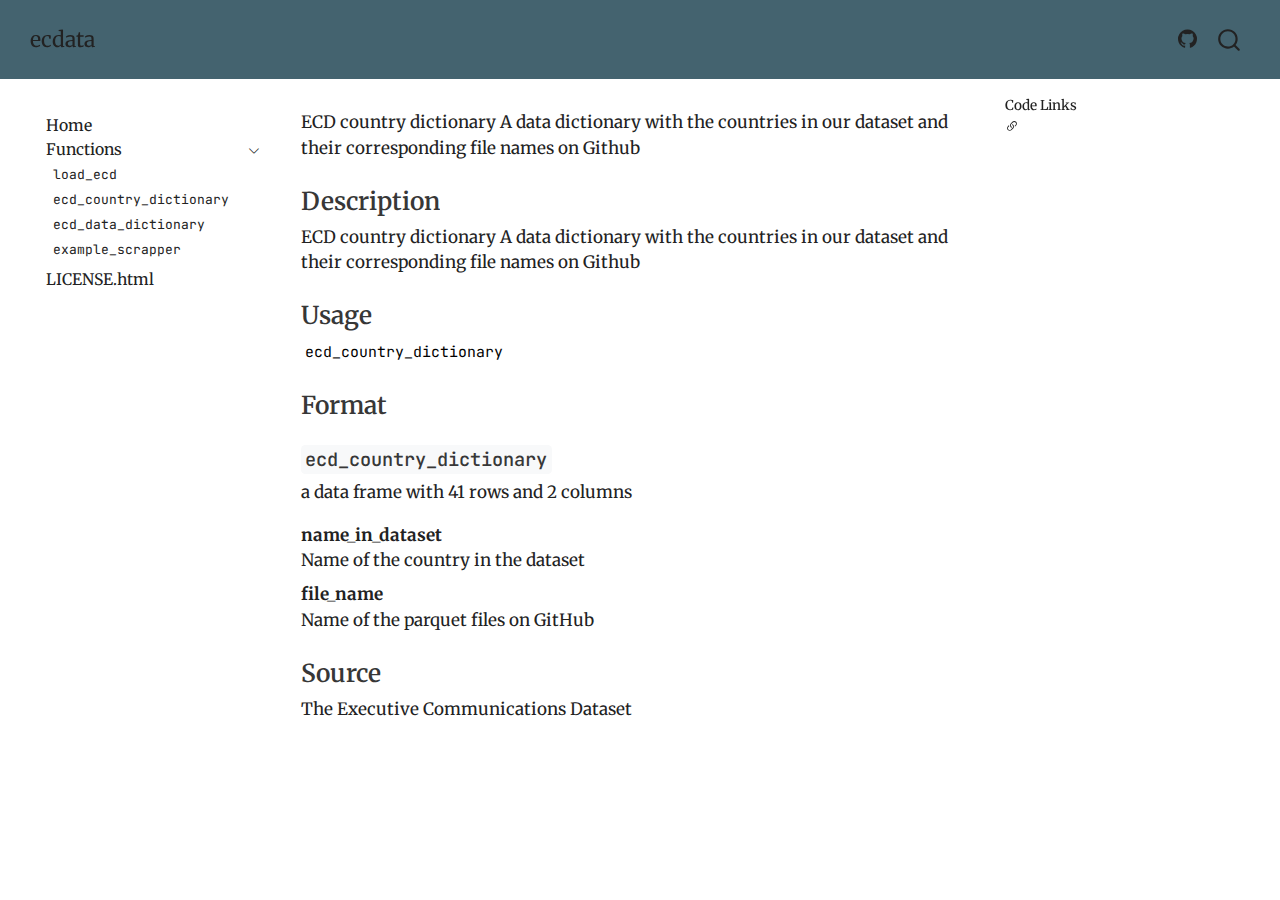
<file: man/ecd_country_dictionary.html>
<!DOCTYPE html>
<html xmlns="http://www.w3.org/1999/xhtml" lang="en" xml:lang="en"><head>

<meta charset="utf-8">
<meta name="generator" content="quarto-1.5.57">

<meta name="viewport" content="width=device-width, initial-scale=1.0, user-scalable=yes">


<title>ecd_country_dictionary – ecdata</title>
<style>
code{white-space: pre-wrap;}
span.smallcaps{font-variant: small-caps;}
div.columns{display: flex; gap: min(4vw, 1.5em);}
div.column{flex: auto; overflow-x: auto;}
div.hanging-indent{margin-left: 1.5em; text-indent: -1.5em;}
ul.task-list{list-style: none;}
ul.task-list li input[type="checkbox"] {
  width: 0.8em;
  margin: 0 0.8em 0.2em -1em; /* quarto-specific, see https://github.com/quarto-dev/quarto-cli/issues/4556 */ 
  vertical-align: middle;
}
</style>


<script src="../site_libs/quarto-nav/quarto-nav.js"></script>
<script src="../site_libs/quarto-nav/headroom.min.js"></script>
<script src="../site_libs/clipboard/clipboard.min.js"></script>
<script src="../site_libs/quarto-search/autocomplete.umd.js"></script>
<script src="../site_libs/quarto-search/fuse.min.js"></script>
<script src="../site_libs/quarto-search/quarto-search.js"></script>
<meta name="quarto:offset" content="../">
<script src="../site_libs/quarto-html/quarto.js"></script>
<script src="../site_libs/quarto-html/popper.min.js"></script>
<script src="../site_libs/quarto-html/tippy.umd.min.js"></script>
<script src="../site_libs/quarto-html/anchor.min.js"></script>
<link href="../site_libs/quarto-html/tippy.css" rel="stylesheet">
<link href="../site_libs/quarto-html/quarto-syntax-highlighting.css" rel="stylesheet" id="quarto-text-highlighting-styles">
<script src="../site_libs/bootstrap/bootstrap.min.js"></script>
<link href="../site_libs/bootstrap/bootstrap-icons.css" rel="stylesheet">
<link href="../site_libs/bootstrap/bootstrap.min.css" rel="stylesheet" id="quarto-bootstrap" data-mode="light">
<script id="quarto-search-options" type="application/json">{
  "location": "navbar",
  "copy-button": false,
  "collapse-after": 3,
  "panel-placement": "end",
  "type": "overlay",
  "limit": 50,
  "keyboard-shortcut": [
    "f",
    "/",
    "s"
  ],
  "show-item-context": false,
  "language": {
    "search-no-results-text": "No results",
    "search-matching-documents-text": "matching documents",
    "search-copy-link-title": "Copy link to search",
    "search-hide-matches-text": "Hide additional matches",
    "search-more-match-text": "more match in this document",
    "search-more-matches-text": "more matches in this document",
    "search-clear-button-title": "Clear",
    "search-text-placeholder": "",
    "search-detached-cancel-button-title": "Cancel",
    "search-submit-button-title": "Submit",
    "search-label": "Search"
  }
}</script>


</head>

<body class="nav-sidebar floating nav-fixed">

<div id="quarto-search-results"></div>
  <header id="quarto-header" class="headroom fixed-top">
    <nav class="navbar navbar-expand-lg " data-bs-theme="dark">
      <div class="navbar-container container-fluid">
      <div class="navbar-brand-container mx-auto">
    <a class="navbar-brand" href="../index.html">
    <span class="navbar-title">ecdata</span>
    </a>
  </div>
            <div id="quarto-search" class="" title="Search"></div>
          <button class="navbar-toggler" type="button" data-bs-toggle="collapse" data-bs-target="#navbarCollapse" aria-controls="navbarCollapse" role="menu" aria-expanded="false" aria-label="Toggle navigation" onclick="if (window.quartoToggleHeadroom) { window.quartoToggleHeadroom(); }">
  <span class="navbar-toggler-icon"></span>
</button>
          <div class="collapse navbar-collapse" id="navbarCollapse">
            <ul class="navbar-nav navbar-nav-scroll ms-auto">
  <li class="nav-item compact">
    <a class="nav-link" href="https://github.com/joshuafayallen/executivestatements"> <i class="bi bi-github" role="img" aria-label="ecdata GitHub">
</i> 
<span class="menu-text"></span></a>
  </li>  
</ul>
          </div> <!-- /navcollapse -->
            <div class="quarto-navbar-tools">
</div>
      </div> <!-- /container-fluid -->
    </nav>
  <nav class="quarto-secondary-nav">
    <div class="container-fluid d-flex">
      <button type="button" class="quarto-btn-toggle btn" data-bs-toggle="collapse" role="button" data-bs-target=".quarto-sidebar-collapse-item" aria-controls="quarto-sidebar" aria-expanded="false" aria-label="Toggle sidebar navigation" onclick="if (window.quartoToggleHeadroom) { window.quartoToggleHeadroom(); }">
        <i class="bi bi-layout-text-sidebar-reverse"></i>
      </button>
        <nav class="quarto-page-breadcrumbs" aria-label="breadcrumb"><ol class="breadcrumb"><li class="breadcrumb-item"><a href="../man/load_ecd.html">Functions</a></li><li class="breadcrumb-item"><a href="../man/ecd_country_dictionary.html"><code>ecd_country_dictionary</code></a></li></ol></nav>
        <a class="flex-grow-1" role="navigation" data-bs-toggle="collapse" data-bs-target=".quarto-sidebar-collapse-item" aria-controls="quarto-sidebar" aria-expanded="false" aria-label="Toggle sidebar navigation" onclick="if (window.quartoToggleHeadroom) { window.quartoToggleHeadroom(); }">      
        </a>
    </div>
  </nav>
</header>
<!-- content -->
<div id="quarto-content" class="quarto-container page-columns page-rows-contents page-layout-article page-navbar">
<!-- sidebar -->
  <nav id="quarto-sidebar" class="sidebar collapse collapse-horizontal quarto-sidebar-collapse-item sidebar-navigation floating overflow-auto">
    <div class="sidebar-menu-container"> 
    <ul class="list-unstyled mt-1">
        <li class="sidebar-item">
  <div class="sidebar-item-container"> 
  <a href="../index.md" class="sidebar-item-text sidebar-link">
 <span class="menu-text">Home</span></a>
  </div>
</li>
        <li class="sidebar-item sidebar-item-section">
      <div class="sidebar-item-container"> 
            <a class="sidebar-item-text sidebar-link text-start" data-bs-toggle="collapse" data-bs-target="#quarto-sidebar-section-1" role="navigation" aria-expanded="true">
 <span class="menu-text">Functions</span></a>
          <a class="sidebar-item-toggle text-start" data-bs-toggle="collapse" data-bs-target="#quarto-sidebar-section-1" role="navigation" aria-expanded="true" aria-label="Toggle section">
            <i class="bi bi-chevron-right ms-2"></i>
          </a> 
      </div>
      <ul id="quarto-sidebar-section-1" class="collapse list-unstyled sidebar-section depth1 show">  
          <li class="sidebar-item">
  <div class="sidebar-item-container"> 
  <a href="../man/load_ecd.html" class="sidebar-item-text sidebar-link">
 <span class="menu-text"><code>load_ecd</code></span></a>
  </div>
</li>
          <li class="sidebar-item">
  <div class="sidebar-item-container"> 
  <a href="../man/ecd_country_dictionary.html" class="sidebar-item-text sidebar-link active">
 <span class="menu-text"><code>ecd_country_dictionary</code></span></a>
  </div>
</li>
          <li class="sidebar-item">
  <div class="sidebar-item-container"> 
  <a href="../man/ecd_data_dictionary.html" class="sidebar-item-text sidebar-link">
 <span class="menu-text"><code>ecd_data_dictionary</code></span></a>
  </div>
</li>
          <li class="sidebar-item">
  <div class="sidebar-item-container"> 
  <a href="../man/example_scrapper.html" class="sidebar-item-text sidebar-link">
 <span class="menu-text"><code>example_scrapper</code></span></a>
  </div>
</li>
      </ul>
  </li>
        <li class="sidebar-item">
  <div class="sidebar-item-container"> 
  <a href="../LICENSE.html" class="sidebar-item-text sidebar-link">
 <span class="menu-text">LICENSE.html</span></a>
  </div>
</li>
    </ul>
    </div>
</nav>
<div id="quarto-sidebar-glass" class="quarto-sidebar-collapse-item" data-bs-toggle="collapse" data-bs-target=".quarto-sidebar-collapse-item"></div>
<!-- margin-sidebar -->
    <div id="quarto-margin-sidebar" class="sidebar margin-sidebar">
        
    <div class="quarto-code-links"><h2>Code Links</h2><ul><li><a href="undefined"><i class="bi bi-link-45deg"></i></a></li></ul></div></div>
<!-- main -->
<main class="content" id="quarto-document-content">




<p>ECD country dictionary A data dictionary with the countries in our dataset and their corresponding file names on Github</p>
<section id="description" class="level3">
<h3 class="anchored" data-anchor-id="description">Description</h3>
<p>ECD country dictionary A data dictionary with the countries in our dataset and their corresponding file names on Github</p>
</section>
<section id="usage" class="level3">
<h3 class="anchored" data-anchor-id="usage">Usage</h3>
<pre><code class="language-R">ecd_country_dictionary
</code></pre>
</section>
<section id="format" class="level3">
<h3 class="anchored" data-anchor-id="format">Format</h3>
<h4 class="anchored">
<code>ecd_country_dictionary</code>
</h4>
<p>a data frame with 41 rows and 2 columns</p>
<dl>
<dt>
name_in_dataset
</dt>
<dd>
Name of the country in the dataset
</dd>
<dt>
file_name
</dt>
<dd>
Name of the parquet files on GitHub
</dd>
</dl>
</section>
<section id="source" class="level3">
<h3 class="anchored" data-anchor-id="source">Source</h3>
<p>The Executive Communications Dataset</p>


</section>

</main> <!-- /main -->
<script id="quarto-html-after-body" type="application/javascript">
window.document.addEventListener("DOMContentLoaded", function (event) {
  const toggleBodyColorMode = (bsSheetEl) => {
    const mode = bsSheetEl.getAttribute("data-mode");
    const bodyEl = window.document.querySelector("body");
    if (mode === "dark") {
      bodyEl.classList.add("quarto-dark");
      bodyEl.classList.remove("quarto-light");
    } else {
      bodyEl.classList.add("quarto-light");
      bodyEl.classList.remove("quarto-dark");
    }
  }
  const toggleBodyColorPrimary = () => {
    const bsSheetEl = window.document.querySelector("link#quarto-bootstrap");
    if (bsSheetEl) {
      toggleBodyColorMode(bsSheetEl);
    }
  }
  toggleBodyColorPrimary();  
  const icon = "";
  const anchorJS = new window.AnchorJS();
  anchorJS.options = {
    placement: 'right',
    icon: icon
  };
  anchorJS.add('.anchored');
  const isCodeAnnotation = (el) => {
    for (const clz of el.classList) {
      if (clz.startsWith('code-annotation-')) {                     
        return true;
      }
    }
    return false;
  }
  const onCopySuccess = function(e) {
    // button target
    const button = e.trigger;
    // don't keep focus
    button.blur();
    // flash "checked"
    button.classList.add('code-copy-button-checked');
    var currentTitle = button.getAttribute("title");
    button.setAttribute("title", "Copied!");
    let tooltip;
    if (window.bootstrap) {
      button.setAttribute("data-bs-toggle", "tooltip");
      button.setAttribute("data-bs-placement", "left");
      button.setAttribute("data-bs-title", "Copied!");
      tooltip = new bootstrap.Tooltip(button, 
        { trigger: "manual", 
          customClass: "code-copy-button-tooltip",
          offset: [0, -8]});
      tooltip.show();    
    }
    setTimeout(function() {
      if (tooltip) {
        tooltip.hide();
        button.removeAttribute("data-bs-title");
        button.removeAttribute("data-bs-toggle");
        button.removeAttribute("data-bs-placement");
      }
      button.setAttribute("title", currentTitle);
      button.classList.remove('code-copy-button-checked');
    }, 1000);
    // clear code selection
    e.clearSelection();
  }
  const getTextToCopy = function(trigger) {
      const codeEl = trigger.previousElementSibling.cloneNode(true);
      for (const childEl of codeEl.children) {
        if (isCodeAnnotation(childEl)) {
          childEl.remove();
        }
      }
      return codeEl.innerText;
  }
  const clipboard = new window.ClipboardJS('.code-copy-button:not([data-in-quarto-modal])', {
    text: getTextToCopy
  });
  clipboard.on('success', onCopySuccess);
  if (window.document.getElementById('quarto-embedded-source-code-modal')) {
    // For code content inside modals, clipBoardJS needs to be initialized with a container option
    // TODO: Check when it could be a function (https://github.com/zenorocha/clipboard.js/issues/860)
    const clipboardModal = new window.ClipboardJS('.code-copy-button[data-in-quarto-modal]', {
      text: getTextToCopy,
      container: window.document.getElementById('quarto-embedded-source-code-modal')
    });
    clipboardModal.on('success', onCopySuccess);
  }
    var localhostRegex = new RegExp(/^(?:http|https):\/\/localhost\:?[0-9]*\//);
    var mailtoRegex = new RegExp(/^mailto:/);
      var filterRegex = new RegExp('/' + window.location.host + '/');
    var isInternal = (href) => {
        return filterRegex.test(href) || localhostRegex.test(href) || mailtoRegex.test(href);
    }
    // Inspect non-navigation links and adorn them if external
 	var links = window.document.querySelectorAll('a[href]:not(.nav-link):not(.navbar-brand):not(.toc-action):not(.sidebar-link):not(.sidebar-item-toggle):not(.pagination-link):not(.no-external):not([aria-hidden]):not(.dropdown-item):not(.quarto-navigation-tool):not(.about-link)');
    for (var i=0; i<links.length; i++) {
      const link = links[i];
      if (!isInternal(link.href)) {
        // undo the damage that might have been done by quarto-nav.js in the case of
        // links that we want to consider external
        if (link.dataset.originalHref !== undefined) {
          link.href = link.dataset.originalHref;
        }
      }
    }
  function tippyHover(el, contentFn, onTriggerFn, onUntriggerFn) {
    const config = {
      allowHTML: true,
      maxWidth: 500,
      delay: 100,
      arrow: false,
      appendTo: function(el) {
          return el.parentElement;
      },
      interactive: true,
      interactiveBorder: 10,
      theme: 'quarto',
      placement: 'bottom-start',
    };
    if (contentFn) {
      config.content = contentFn;
    }
    if (onTriggerFn) {
      config.onTrigger = onTriggerFn;
    }
    if (onUntriggerFn) {
      config.onUntrigger = onUntriggerFn;
    }
    window.tippy(el, config); 
  }
  const noterefs = window.document.querySelectorAll('a[role="doc-noteref"]');
  for (var i=0; i<noterefs.length; i++) {
    const ref = noterefs[i];
    tippyHover(ref, function() {
      // use id or data attribute instead here
      let href = ref.getAttribute('data-footnote-href') || ref.getAttribute('href');
      try { href = new URL(href).hash; } catch {}
      const id = href.replace(/^#\/?/, "");
      const note = window.document.getElementById(id);
      if (note) {
        return note.innerHTML;
      } else {
        return "";
      }
    });
  }
  const xrefs = window.document.querySelectorAll('a.quarto-xref');
  const processXRef = (id, note) => {
    // Strip column container classes
    const stripColumnClz = (el) => {
      el.classList.remove("page-full", "page-columns");
      if (el.children) {
        for (const child of el.children) {
          stripColumnClz(child);
        }
      }
    }
    stripColumnClz(note)
    if (id === null || id.startsWith('sec-')) {
      // Special case sections, only their first couple elements
      const container = document.createElement("div");
      if (note.children && note.children.length > 2) {
        container.appendChild(note.children[0].cloneNode(true));
        for (let i = 1; i < note.children.length; i++) {
          const child = note.children[i];
          if (child.tagName === "P" && child.innerText === "") {
            continue;
          } else {
            container.appendChild(child.cloneNode(true));
            break;
          }
        }
        if (window.Quarto?.typesetMath) {
          window.Quarto.typesetMath(container);
        }
        return container.innerHTML
      } else {
        if (window.Quarto?.typesetMath) {
          window.Quarto.typesetMath(note);
        }
        return note.innerHTML;
      }
    } else {
      // Remove any anchor links if they are present
      const anchorLink = note.querySelector('a.anchorjs-link');
      if (anchorLink) {
        anchorLink.remove();
      }
      if (window.Quarto?.typesetMath) {
        window.Quarto.typesetMath(note);
      }
      // TODO in 1.5, we should make sure this works without a callout special case
      if (note.classList.contains("callout")) {
        return note.outerHTML;
      } else {
        return note.innerHTML;
      }
    }
  }
  for (var i=0; i<xrefs.length; i++) {
    const xref = xrefs[i];
    tippyHover(xref, undefined, function(instance) {
      instance.disable();
      let url = xref.getAttribute('href');
      let hash = undefined; 
      if (url.startsWith('#')) {
        hash = url;
      } else {
        try { hash = new URL(url).hash; } catch {}
      }
      if (hash) {
        const id = hash.replace(/^#\/?/, "");
        const note = window.document.getElementById(id);
        if (note !== null) {
          try {
            const html = processXRef(id, note.cloneNode(true));
            instance.setContent(html);
          } finally {
            instance.enable();
            instance.show();
          }
        } else {
          // See if we can fetch this
          fetch(url.split('#')[0])
          .then(res => res.text())
          .then(html => {
            const parser = new DOMParser();
            const htmlDoc = parser.parseFromString(html, "text/html");
            const note = htmlDoc.getElementById(id);
            if (note !== null) {
              const html = processXRef(id, note);
              instance.setContent(html);
            } 
          }).finally(() => {
            instance.enable();
            instance.show();
          });
        }
      } else {
        // See if we can fetch a full url (with no hash to target)
        // This is a special case and we should probably do some content thinning / targeting
        fetch(url)
        .then(res => res.text())
        .then(html => {
          const parser = new DOMParser();
          const htmlDoc = parser.parseFromString(html, "text/html");
          const note = htmlDoc.querySelector('main.content');
          if (note !== null) {
            // This should only happen for chapter cross references
            // (since there is no id in the URL)
            // remove the first header
            if (note.children.length > 0 && note.children[0].tagName === "HEADER") {
              note.children[0].remove();
            }
            const html = processXRef(null, note);
            instance.setContent(html);
          } 
        }).finally(() => {
          instance.enable();
          instance.show();
        });
      }
    }, function(instance) {
    });
  }
      let selectedAnnoteEl;
      const selectorForAnnotation = ( cell, annotation) => {
        let cellAttr = 'data-code-cell="' + cell + '"';
        let lineAttr = 'data-code-annotation="' +  annotation + '"';
        const selector = 'span[' + cellAttr + '][' + lineAttr + ']';
        return selector;
      }
      const selectCodeLines = (annoteEl) => {
        const doc = window.document;
        const targetCell = annoteEl.getAttribute("data-target-cell");
        const targetAnnotation = annoteEl.getAttribute("data-target-annotation");
        const annoteSpan = window.document.querySelector(selectorForAnnotation(targetCell, targetAnnotation));
        const lines = annoteSpan.getAttribute("data-code-lines").split(",");
        const lineIds = lines.map((line) => {
          return targetCell + "-" + line;
        })
        let top = null;
        let height = null;
        let parent = null;
        if (lineIds.length > 0) {
            //compute the position of the single el (top and bottom and make a div)
            const el = window.document.getElementById(lineIds[0]);
            top = el.offsetTop;
            height = el.offsetHeight;
            parent = el.parentElement.parentElement;
          if (lineIds.length > 1) {
            const lastEl = window.document.getElementById(lineIds[lineIds.length - 1]);
            const bottom = lastEl.offsetTop + lastEl.offsetHeight;
            height = bottom - top;
          }
          if (top !== null && height !== null && parent !== null) {
            // cook up a div (if necessary) and position it 
            let div = window.document.getElementById("code-annotation-line-highlight");
            if (div === null) {
              div = window.document.createElement("div");
              div.setAttribute("id", "code-annotation-line-highlight");
              div.style.position = 'absolute';
              parent.appendChild(div);
            }
            div.style.top = top - 2 + "px";
            div.style.height = height + 4 + "px";
            div.style.left = 0;
            let gutterDiv = window.document.getElementById("code-annotation-line-highlight-gutter");
            if (gutterDiv === null) {
              gutterDiv = window.document.createElement("div");
              gutterDiv.setAttribute("id", "code-annotation-line-highlight-gutter");
              gutterDiv.style.position = 'absolute';
              const codeCell = window.document.getElementById(targetCell);
              const gutter = codeCell.querySelector('.code-annotation-gutter');
              gutter.appendChild(gutterDiv);
            }
            gutterDiv.style.top = top - 2 + "px";
            gutterDiv.style.height = height + 4 + "px";
          }
          selectedAnnoteEl = annoteEl;
        }
      };
      const unselectCodeLines = () => {
        const elementsIds = ["code-annotation-line-highlight", "code-annotation-line-highlight-gutter"];
        elementsIds.forEach((elId) => {
          const div = window.document.getElementById(elId);
          if (div) {
            div.remove();
          }
        });
        selectedAnnoteEl = undefined;
      };
        // Handle positioning of the toggle
    window.addEventListener(
      "resize",
      throttle(() => {
        elRect = undefined;
        if (selectedAnnoteEl) {
          selectCodeLines(selectedAnnoteEl);
        }
      }, 10)
    );
    function throttle(fn, ms) {
    let throttle = false;
    let timer;
      return (...args) => {
        if(!throttle) { // first call gets through
            fn.apply(this, args);
            throttle = true;
        } else { // all the others get throttled
            if(timer) clearTimeout(timer); // cancel #2
            timer = setTimeout(() => {
              fn.apply(this, args);
              timer = throttle = false;
            }, ms);
        }
      };
    }
      // Attach click handler to the DT
      const annoteDls = window.document.querySelectorAll('dt[data-target-cell]');
      for (const annoteDlNode of annoteDls) {
        annoteDlNode.addEventListener('click', (event) => {
          const clickedEl = event.target;
          if (clickedEl !== selectedAnnoteEl) {
            unselectCodeLines();
            const activeEl = window.document.querySelector('dt[data-target-cell].code-annotation-active');
            if (activeEl) {
              activeEl.classList.remove('code-annotation-active');
            }
            selectCodeLines(clickedEl);
            clickedEl.classList.add('code-annotation-active');
          } else {
            // Unselect the line
            unselectCodeLines();
            clickedEl.classList.remove('code-annotation-active');
          }
        });
      }
  const findCites = (el) => {
    const parentEl = el.parentElement;
    if (parentEl) {
      const cites = parentEl.dataset.cites;
      if (cites) {
        return {
          el,
          cites: cites.split(' ')
        };
      } else {
        return findCites(el.parentElement)
      }
    } else {
      return undefined;
    }
  };
  var bibliorefs = window.document.querySelectorAll('a[role="doc-biblioref"]');
  for (var i=0; i<bibliorefs.length; i++) {
    const ref = bibliorefs[i];
    const citeInfo = findCites(ref);
    if (citeInfo) {
      tippyHover(citeInfo.el, function() {
        var popup = window.document.createElement('div');
        citeInfo.cites.forEach(function(cite) {
          var citeDiv = window.document.createElement('div');
          citeDiv.classList.add('hanging-indent');
          citeDiv.classList.add('csl-entry');
          var biblioDiv = window.document.getElementById('ref-' + cite);
          if (biblioDiv) {
            citeDiv.innerHTML = biblioDiv.innerHTML;
          }
          popup.appendChild(citeDiv);
        });
        return popup.innerHTML;
      });
    }
  }
});
</script>
</div> <!-- /content -->




</body></html>
</file>
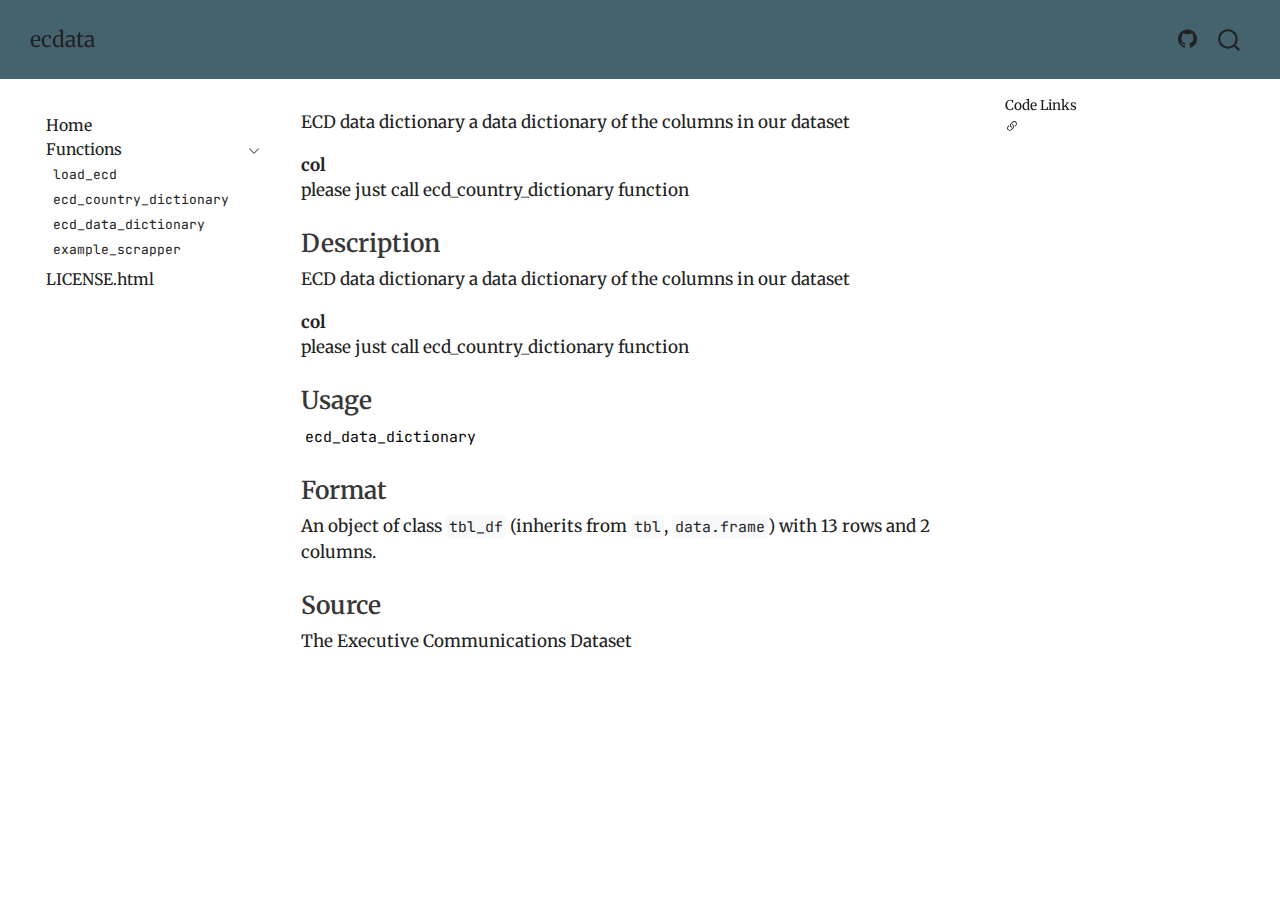
<file: man/ecd_data_dictionary.html>
<!DOCTYPE html>
<html xmlns="http://www.w3.org/1999/xhtml" lang="en" xml:lang="en"><head>

<meta charset="utf-8">
<meta name="generator" content="quarto-1.5.57">

<meta name="viewport" content="width=device-width, initial-scale=1.0, user-scalable=yes">


<title>ecd_data_dictionary – ecdata</title>
<style>
code{white-space: pre-wrap;}
span.smallcaps{font-variant: small-caps;}
div.columns{display: flex; gap: min(4vw, 1.5em);}
div.column{flex: auto; overflow-x: auto;}
div.hanging-indent{margin-left: 1.5em; text-indent: -1.5em;}
ul.task-list{list-style: none;}
ul.task-list li input[type="checkbox"] {
  width: 0.8em;
  margin: 0 0.8em 0.2em -1em; /* quarto-specific, see https://github.com/quarto-dev/quarto-cli/issues/4556 */ 
  vertical-align: middle;
}
</style>


<script src="../site_libs/quarto-nav/quarto-nav.js"></script>
<script src="../site_libs/quarto-nav/headroom.min.js"></script>
<script src="../site_libs/clipboard/clipboard.min.js"></script>
<script src="../site_libs/quarto-search/autocomplete.umd.js"></script>
<script src="../site_libs/quarto-search/fuse.min.js"></script>
<script src="../site_libs/quarto-search/quarto-search.js"></script>
<meta name="quarto:offset" content="../">
<script src="../site_libs/quarto-html/quarto.js"></script>
<script src="../site_libs/quarto-html/popper.min.js"></script>
<script src="../site_libs/quarto-html/tippy.umd.min.js"></script>
<script src="../site_libs/quarto-html/anchor.min.js"></script>
<link href="../site_libs/quarto-html/tippy.css" rel="stylesheet">
<link href="../site_libs/quarto-html/quarto-syntax-highlighting.css" rel="stylesheet" id="quarto-text-highlighting-styles">
<script src="../site_libs/bootstrap/bootstrap.min.js"></script>
<link href="../site_libs/bootstrap/bootstrap-icons.css" rel="stylesheet">
<link href="../site_libs/bootstrap/bootstrap.min.css" rel="stylesheet" id="quarto-bootstrap" data-mode="light">
<script id="quarto-search-options" type="application/json">{
  "location": "navbar",
  "copy-button": false,
  "collapse-after": 3,
  "panel-placement": "end",
  "type": "overlay",
  "limit": 50,
  "keyboard-shortcut": [
    "f",
    "/",
    "s"
  ],
  "show-item-context": false,
  "language": {
    "search-no-results-text": "No results",
    "search-matching-documents-text": "matching documents",
    "search-copy-link-title": "Copy link to search",
    "search-hide-matches-text": "Hide additional matches",
    "search-more-match-text": "more match in this document",
    "search-more-matches-text": "more matches in this document",
    "search-clear-button-title": "Clear",
    "search-text-placeholder": "",
    "search-detached-cancel-button-title": "Cancel",
    "search-submit-button-title": "Submit",
    "search-label": "Search"
  }
}</script>


</head>

<body class="nav-sidebar floating nav-fixed">

<div id="quarto-search-results"></div>
  <header id="quarto-header" class="headroom fixed-top">
    <nav class="navbar navbar-expand-lg " data-bs-theme="dark">
      <div class="navbar-container container-fluid">
      <div class="navbar-brand-container mx-auto">
    <a class="navbar-brand" href="../index.html">
    <span class="navbar-title">ecdata</span>
    </a>
  </div>
            <div id="quarto-search" class="" title="Search"></div>
          <button class="navbar-toggler" type="button" data-bs-toggle="collapse" data-bs-target="#navbarCollapse" aria-controls="navbarCollapse" role="menu" aria-expanded="false" aria-label="Toggle navigation" onclick="if (window.quartoToggleHeadroom) { window.quartoToggleHeadroom(); }">
  <span class="navbar-toggler-icon"></span>
</button>
          <div class="collapse navbar-collapse" id="navbarCollapse">
            <ul class="navbar-nav navbar-nav-scroll ms-auto">
  <li class="nav-item compact">
    <a class="nav-link" href="https://github.com/joshuafayallen/executivestatements"> <i class="bi bi-github" role="img" aria-label="ecdata GitHub">
</i> 
<span class="menu-text"></span></a>
  </li>  
</ul>
          </div> <!-- /navcollapse -->
            <div class="quarto-navbar-tools">
</div>
      </div> <!-- /container-fluid -->
    </nav>
  <nav class="quarto-secondary-nav">
    <div class="container-fluid d-flex">
      <button type="button" class="quarto-btn-toggle btn" data-bs-toggle="collapse" role="button" data-bs-target=".quarto-sidebar-collapse-item" aria-controls="quarto-sidebar" aria-expanded="false" aria-label="Toggle sidebar navigation" onclick="if (window.quartoToggleHeadroom) { window.quartoToggleHeadroom(); }">
        <i class="bi bi-layout-text-sidebar-reverse"></i>
      </button>
        <nav class="quarto-page-breadcrumbs" aria-label="breadcrumb"><ol class="breadcrumb"><li class="breadcrumb-item"><a href="../man/load_ecd.html">Functions</a></li><li class="breadcrumb-item"><a href="../man/ecd_data_dictionary.html"><code>ecd_data_dictionary</code></a></li></ol></nav>
        <a class="flex-grow-1" role="navigation" data-bs-toggle="collapse" data-bs-target=".quarto-sidebar-collapse-item" aria-controls="quarto-sidebar" aria-expanded="false" aria-label="Toggle sidebar navigation" onclick="if (window.quartoToggleHeadroom) { window.quartoToggleHeadroom(); }">      
        </a>
    </div>
  </nav>
</header>
<!-- content -->
<div id="quarto-content" class="quarto-container page-columns page-rows-contents page-layout-article page-navbar">
<!-- sidebar -->
  <nav id="quarto-sidebar" class="sidebar collapse collapse-horizontal quarto-sidebar-collapse-item sidebar-navigation floating overflow-auto">
    <div class="sidebar-menu-container"> 
    <ul class="list-unstyled mt-1">
        <li class="sidebar-item">
  <div class="sidebar-item-container"> 
  <a href="../index.md" class="sidebar-item-text sidebar-link">
 <span class="menu-text">Home</span></a>
  </div>
</li>
        <li class="sidebar-item sidebar-item-section">
      <div class="sidebar-item-container"> 
            <a class="sidebar-item-text sidebar-link text-start" data-bs-toggle="collapse" data-bs-target="#quarto-sidebar-section-1" role="navigation" aria-expanded="true">
 <span class="menu-text">Functions</span></a>
          <a class="sidebar-item-toggle text-start" data-bs-toggle="collapse" data-bs-target="#quarto-sidebar-section-1" role="navigation" aria-expanded="true" aria-label="Toggle section">
            <i class="bi bi-chevron-right ms-2"></i>
          </a> 
      </div>
      <ul id="quarto-sidebar-section-1" class="collapse list-unstyled sidebar-section depth1 show">  
          <li class="sidebar-item">
  <div class="sidebar-item-container"> 
  <a href="../man/load_ecd.html" class="sidebar-item-text sidebar-link">
 <span class="menu-text"><code>load_ecd</code></span></a>
  </div>
</li>
          <li class="sidebar-item">
  <div class="sidebar-item-container"> 
  <a href="../man/ecd_country_dictionary.html" class="sidebar-item-text sidebar-link">
 <span class="menu-text"><code>ecd_country_dictionary</code></span></a>
  </div>
</li>
          <li class="sidebar-item">
  <div class="sidebar-item-container"> 
  <a href="../man/ecd_data_dictionary.html" class="sidebar-item-text sidebar-link active">
 <span class="menu-text"><code>ecd_data_dictionary</code></span></a>
  </div>
</li>
          <li class="sidebar-item">
  <div class="sidebar-item-container"> 
  <a href="../man/example_scrapper.html" class="sidebar-item-text sidebar-link">
 <span class="menu-text"><code>example_scrapper</code></span></a>
  </div>
</li>
      </ul>
  </li>
        <li class="sidebar-item">
  <div class="sidebar-item-container"> 
  <a href="../LICENSE.html" class="sidebar-item-text sidebar-link">
 <span class="menu-text">LICENSE.html</span></a>
  </div>
</li>
    </ul>
    </div>
</nav>
<div id="quarto-sidebar-glass" class="quarto-sidebar-collapse-item" data-bs-toggle="collapse" data-bs-target=".quarto-sidebar-collapse-item"></div>
<!-- margin-sidebar -->
    <div id="quarto-margin-sidebar" class="sidebar margin-sidebar">
        
    <div class="quarto-code-links"><h2>Code Links</h2><ul><li><a href="undefined"><i class="bi bi-link-45deg"></i></a></li></ul></div></div>
<!-- main -->
<main class="content" id="quarto-document-content">




<p>ECD data dictionary a data dictionary of the columns in our dataset</p>
<dl>
<dt>
col
</dt>
<dd>
please just call ecd_country_dictionary function
</dd>
</dl>
<section id="description" class="level3">
<h3 class="anchored" data-anchor-id="description">Description</h3>
<p>ECD data dictionary a data dictionary of the columns in our dataset</p>
<dl>
<dt>
col
</dt>
<dd>
please just call ecd_country_dictionary function
</dd>
</dl>
</section>
<section id="usage" class="level3">
<h3 class="anchored" data-anchor-id="usage">Usage</h3>
<pre><code class="language-R">ecd_data_dictionary
</code></pre>
</section>
<section id="format" class="level3">
<h3 class="anchored" data-anchor-id="format">Format</h3>
<p>An object of class <code>tbl_df</code> (inherits from <code>tbl</code>, <code>data.frame</code>) with 13 rows and 2 columns.</p>
</section>
<section id="source" class="level3">
<h3 class="anchored" data-anchor-id="source">Source</h3>
<p>The Executive Communications Dataset</p>


</section>

</main> <!-- /main -->
<script id="quarto-html-after-body" type="application/javascript">
window.document.addEventListener("DOMContentLoaded", function (event) {
  const toggleBodyColorMode = (bsSheetEl) => {
    const mode = bsSheetEl.getAttribute("data-mode");
    const bodyEl = window.document.querySelector("body");
    if (mode === "dark") {
      bodyEl.classList.add("quarto-dark");
      bodyEl.classList.remove("quarto-light");
    } else {
      bodyEl.classList.add("quarto-light");
      bodyEl.classList.remove("quarto-dark");
    }
  }
  const toggleBodyColorPrimary = () => {
    const bsSheetEl = window.document.querySelector("link#quarto-bootstrap");
    if (bsSheetEl) {
      toggleBodyColorMode(bsSheetEl);
    }
  }
  toggleBodyColorPrimary();  
  const icon = "";
  const anchorJS = new window.AnchorJS();
  anchorJS.options = {
    placement: 'right',
    icon: icon
  };
  anchorJS.add('.anchored');
  const isCodeAnnotation = (el) => {
    for (const clz of el.classList) {
      if (clz.startsWith('code-annotation-')) {                     
        return true;
      }
    }
    return false;
  }
  const onCopySuccess = function(e) {
    // button target
    const button = e.trigger;
    // don't keep focus
    button.blur();
    // flash "checked"
    button.classList.add('code-copy-button-checked');
    var currentTitle = button.getAttribute("title");
    button.setAttribute("title", "Copied!");
    let tooltip;
    if (window.bootstrap) {
      button.setAttribute("data-bs-toggle", "tooltip");
      button.setAttribute("data-bs-placement", "left");
      button.setAttribute("data-bs-title", "Copied!");
      tooltip = new bootstrap.Tooltip(button, 
        { trigger: "manual", 
          customClass: "code-copy-button-tooltip",
          offset: [0, -8]});
      tooltip.show();    
    }
    setTimeout(function() {
      if (tooltip) {
        tooltip.hide();
        button.removeAttribute("data-bs-title");
        button.removeAttribute("data-bs-toggle");
        button.removeAttribute("data-bs-placement");
      }
      button.setAttribute("title", currentTitle);
      button.classList.remove('code-copy-button-checked');
    }, 1000);
    // clear code selection
    e.clearSelection();
  }
  const getTextToCopy = function(trigger) {
      const codeEl = trigger.previousElementSibling.cloneNode(true);
      for (const childEl of codeEl.children) {
        if (isCodeAnnotation(childEl)) {
          childEl.remove();
        }
      }
      return codeEl.innerText;
  }
  const clipboard = new window.ClipboardJS('.code-copy-button:not([data-in-quarto-modal])', {
    text: getTextToCopy
  });
  clipboard.on('success', onCopySuccess);
  if (window.document.getElementById('quarto-embedded-source-code-modal')) {
    // For code content inside modals, clipBoardJS needs to be initialized with a container option
    // TODO: Check when it could be a function (https://github.com/zenorocha/clipboard.js/issues/860)
    const clipboardModal = new window.ClipboardJS('.code-copy-button[data-in-quarto-modal]', {
      text: getTextToCopy,
      container: window.document.getElementById('quarto-embedded-source-code-modal')
    });
    clipboardModal.on('success', onCopySuccess);
  }
    var localhostRegex = new RegExp(/^(?:http|https):\/\/localhost\:?[0-9]*\//);
    var mailtoRegex = new RegExp(/^mailto:/);
      var filterRegex = new RegExp('/' + window.location.host + '/');
    var isInternal = (href) => {
        return filterRegex.test(href) || localhostRegex.test(href) || mailtoRegex.test(href);
    }
    // Inspect non-navigation links and adorn them if external
 	var links = window.document.querySelectorAll('a[href]:not(.nav-link):not(.navbar-brand):not(.toc-action):not(.sidebar-link):not(.sidebar-item-toggle):not(.pagination-link):not(.no-external):not([aria-hidden]):not(.dropdown-item):not(.quarto-navigation-tool):not(.about-link)');
    for (var i=0; i<links.length; i++) {
      const link = links[i];
      if (!isInternal(link.href)) {
        // undo the damage that might have been done by quarto-nav.js in the case of
        // links that we want to consider external
        if (link.dataset.originalHref !== undefined) {
          link.href = link.dataset.originalHref;
        }
      }
    }
  function tippyHover(el, contentFn, onTriggerFn, onUntriggerFn) {
    const config = {
      allowHTML: true,
      maxWidth: 500,
      delay: 100,
      arrow: false,
      appendTo: function(el) {
          return el.parentElement;
      },
      interactive: true,
      interactiveBorder: 10,
      theme: 'quarto',
      placement: 'bottom-start',
    };
    if (contentFn) {
      config.content = contentFn;
    }
    if (onTriggerFn) {
      config.onTrigger = onTriggerFn;
    }
    if (onUntriggerFn) {
      config.onUntrigger = onUntriggerFn;
    }
    window.tippy(el, config); 
  }
  const noterefs = window.document.querySelectorAll('a[role="doc-noteref"]');
  for (var i=0; i<noterefs.length; i++) {
    const ref = noterefs[i];
    tippyHover(ref, function() {
      // use id or data attribute instead here
      let href = ref.getAttribute('data-footnote-href') || ref.getAttribute('href');
      try { href = new URL(href).hash; } catch {}
      const id = href.replace(/^#\/?/, "");
      const note = window.document.getElementById(id);
      if (note) {
        return note.innerHTML;
      } else {
        return "";
      }
    });
  }
  const xrefs = window.document.querySelectorAll('a.quarto-xref');
  const processXRef = (id, note) => {
    // Strip column container classes
    const stripColumnClz = (el) => {
      el.classList.remove("page-full", "page-columns");
      if (el.children) {
        for (const child of el.children) {
          stripColumnClz(child);
        }
      }
    }
    stripColumnClz(note)
    if (id === null || id.startsWith('sec-')) {
      // Special case sections, only their first couple elements
      const container = document.createElement("div");
      if (note.children && note.children.length > 2) {
        container.appendChild(note.children[0].cloneNode(true));
        for (let i = 1; i < note.children.length; i++) {
          const child = note.children[i];
          if (child.tagName === "P" && child.innerText === "") {
            continue;
          } else {
            container.appendChild(child.cloneNode(true));
            break;
          }
        }
        if (window.Quarto?.typesetMath) {
          window.Quarto.typesetMath(container);
        }
        return container.innerHTML
      } else {
        if (window.Quarto?.typesetMath) {
          window.Quarto.typesetMath(note);
        }
        return note.innerHTML;
      }
    } else {
      // Remove any anchor links if they are present
      const anchorLink = note.querySelector('a.anchorjs-link');
      if (anchorLink) {
        anchorLink.remove();
      }
      if (window.Quarto?.typesetMath) {
        window.Quarto.typesetMath(note);
      }
      // TODO in 1.5, we should make sure this works without a callout special case
      if (note.classList.contains("callout")) {
        return note.outerHTML;
      } else {
        return note.innerHTML;
      }
    }
  }
  for (var i=0; i<xrefs.length; i++) {
    const xref = xrefs[i];
    tippyHover(xref, undefined, function(instance) {
      instance.disable();
      let url = xref.getAttribute('href');
      let hash = undefined; 
      if (url.startsWith('#')) {
        hash = url;
      } else {
        try { hash = new URL(url).hash; } catch {}
      }
      if (hash) {
        const id = hash.replace(/^#\/?/, "");
        const note = window.document.getElementById(id);
        if (note !== null) {
          try {
            const html = processXRef(id, note.cloneNode(true));
            instance.setContent(html);
          } finally {
            instance.enable();
            instance.show();
          }
        } else {
          // See if we can fetch this
          fetch(url.split('#')[0])
          .then(res => res.text())
          .then(html => {
            const parser = new DOMParser();
            const htmlDoc = parser.parseFromString(html, "text/html");
            const note = htmlDoc.getElementById(id);
            if (note !== null) {
              const html = processXRef(id, note);
              instance.setContent(html);
            } 
          }).finally(() => {
            instance.enable();
            instance.show();
          });
        }
      } else {
        // See if we can fetch a full url (with no hash to target)
        // This is a special case and we should probably do some content thinning / targeting
        fetch(url)
        .then(res => res.text())
        .then(html => {
          const parser = new DOMParser();
          const htmlDoc = parser.parseFromString(html, "text/html");
          const note = htmlDoc.querySelector('main.content');
          if (note !== null) {
            // This should only happen for chapter cross references
            // (since there is no id in the URL)
            // remove the first header
            if (note.children.length > 0 && note.children[0].tagName === "HEADER") {
              note.children[0].remove();
            }
            const html = processXRef(null, note);
            instance.setContent(html);
          } 
        }).finally(() => {
          instance.enable();
          instance.show();
        });
      }
    }, function(instance) {
    });
  }
      let selectedAnnoteEl;
      const selectorForAnnotation = ( cell, annotation) => {
        let cellAttr = 'data-code-cell="' + cell + '"';
        let lineAttr = 'data-code-annotation="' +  annotation + '"';
        const selector = 'span[' + cellAttr + '][' + lineAttr + ']';
        return selector;
      }
      const selectCodeLines = (annoteEl) => {
        const doc = window.document;
        const targetCell = annoteEl.getAttribute("data-target-cell");
        const targetAnnotation = annoteEl.getAttribute("data-target-annotation");
        const annoteSpan = window.document.querySelector(selectorForAnnotation(targetCell, targetAnnotation));
        const lines = annoteSpan.getAttribute("data-code-lines").split(",");
        const lineIds = lines.map((line) => {
          return targetCell + "-" + line;
        })
        let top = null;
        let height = null;
        let parent = null;
        if (lineIds.length > 0) {
            //compute the position of the single el (top and bottom and make a div)
            const el = window.document.getElementById(lineIds[0]);
            top = el.offsetTop;
            height = el.offsetHeight;
            parent = el.parentElement.parentElement;
          if (lineIds.length > 1) {
            const lastEl = window.document.getElementById(lineIds[lineIds.length - 1]);
            const bottom = lastEl.offsetTop + lastEl.offsetHeight;
            height = bottom - top;
          }
          if (top !== null && height !== null && parent !== null) {
            // cook up a div (if necessary) and position it 
            let div = window.document.getElementById("code-annotation-line-highlight");
            if (div === null) {
              div = window.document.createElement("div");
              div.setAttribute("id", "code-annotation-line-highlight");
              div.style.position = 'absolute';
              parent.appendChild(div);
            }
            div.style.top = top - 2 + "px";
            div.style.height = height + 4 + "px";
            div.style.left = 0;
            let gutterDiv = window.document.getElementById("code-annotation-line-highlight-gutter");
            if (gutterDiv === null) {
              gutterDiv = window.document.createElement("div");
              gutterDiv.setAttribute("id", "code-annotation-line-highlight-gutter");
              gutterDiv.style.position = 'absolute';
              const codeCell = window.document.getElementById(targetCell);
              const gutter = codeCell.querySelector('.code-annotation-gutter');
              gutter.appendChild(gutterDiv);
            }
            gutterDiv.style.top = top - 2 + "px";
            gutterDiv.style.height = height + 4 + "px";
          }
          selectedAnnoteEl = annoteEl;
        }
      };
      const unselectCodeLines = () => {
        const elementsIds = ["code-annotation-line-highlight", "code-annotation-line-highlight-gutter"];
        elementsIds.forEach((elId) => {
          const div = window.document.getElementById(elId);
          if (div) {
            div.remove();
          }
        });
        selectedAnnoteEl = undefined;
      };
        // Handle positioning of the toggle
    window.addEventListener(
      "resize",
      throttle(() => {
        elRect = undefined;
        if (selectedAnnoteEl) {
          selectCodeLines(selectedAnnoteEl);
        }
      }, 10)
    );
    function throttle(fn, ms) {
    let throttle = false;
    let timer;
      return (...args) => {
        if(!throttle) { // first call gets through
            fn.apply(this, args);
            throttle = true;
        } else { // all the others get throttled
            if(timer) clearTimeout(timer); // cancel #2
            timer = setTimeout(() => {
              fn.apply(this, args);
              timer = throttle = false;
            }, ms);
        }
      };
    }
      // Attach click handler to the DT
      const annoteDls = window.document.querySelectorAll('dt[data-target-cell]');
      for (const annoteDlNode of annoteDls) {
        annoteDlNode.addEventListener('click', (event) => {
          const clickedEl = event.target;
          if (clickedEl !== selectedAnnoteEl) {
            unselectCodeLines();
            const activeEl = window.document.querySelector('dt[data-target-cell].code-annotation-active');
            if (activeEl) {
              activeEl.classList.remove('code-annotation-active');
            }
            selectCodeLines(clickedEl);
            clickedEl.classList.add('code-annotation-active');
          } else {
            // Unselect the line
            unselectCodeLines();
            clickedEl.classList.remove('code-annotation-active');
          }
        });
      }
  const findCites = (el) => {
    const parentEl = el.parentElement;
    if (parentEl) {
      const cites = parentEl.dataset.cites;
      if (cites) {
        return {
          el,
          cites: cites.split(' ')
        };
      } else {
        return findCites(el.parentElement)
      }
    } else {
      return undefined;
    }
  };
  var bibliorefs = window.document.querySelectorAll('a[role="doc-biblioref"]');
  for (var i=0; i<bibliorefs.length; i++) {
    const ref = bibliorefs[i];
    const citeInfo = findCites(ref);
    if (citeInfo) {
      tippyHover(citeInfo.el, function() {
        var popup = window.document.createElement('div');
        citeInfo.cites.forEach(function(cite) {
          var citeDiv = window.document.createElement('div');
          citeDiv.classList.add('hanging-indent');
          citeDiv.classList.add('csl-entry');
          var biblioDiv = window.document.getElementById('ref-' + cite);
          if (biblioDiv) {
            citeDiv.innerHTML = biblioDiv.innerHTML;
          }
          popup.appendChild(citeDiv);
        });
        return popup.innerHTML;
      });
    }
  }
});
</script>
</div> <!-- /content -->




</body></html>
</file>
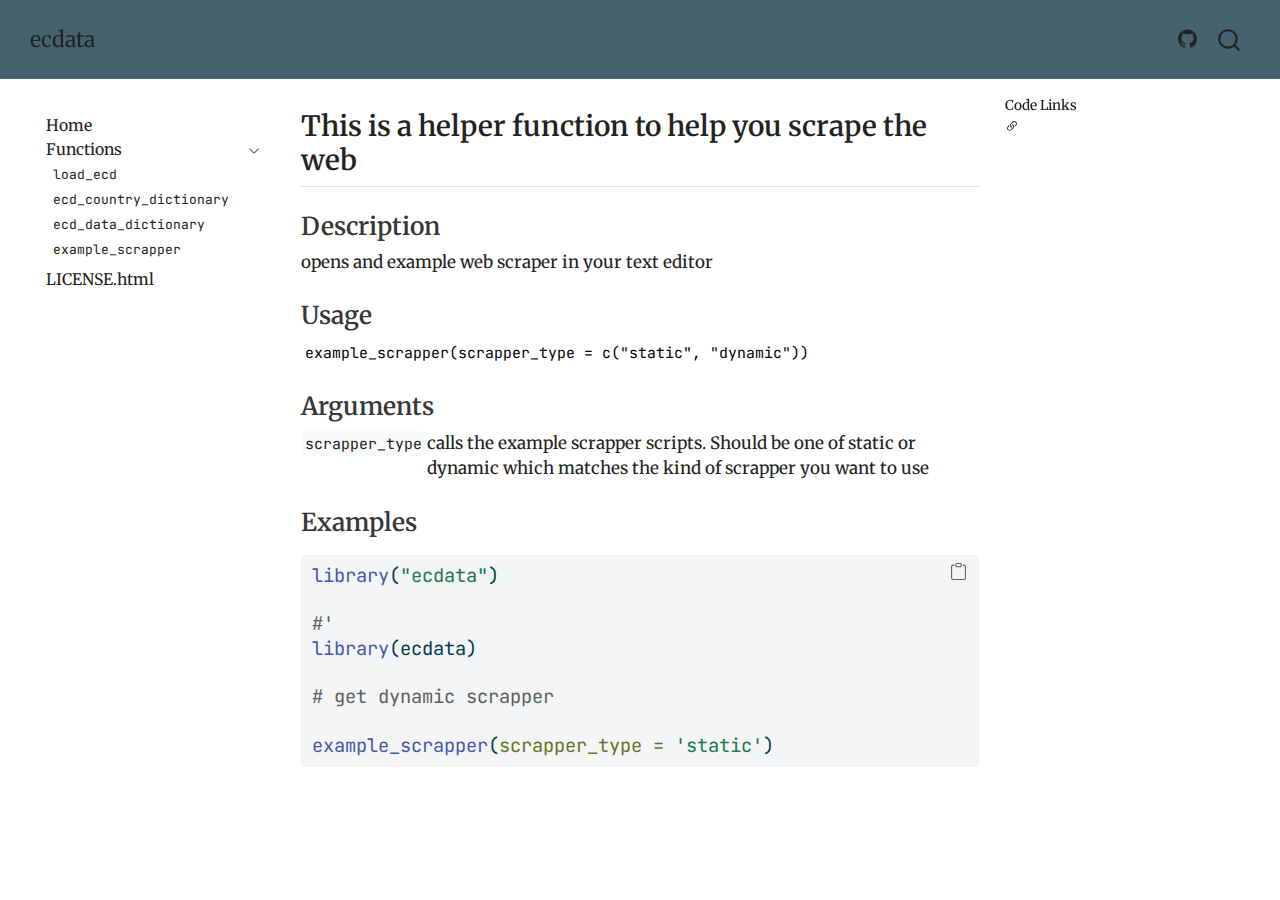
<file: man/example_scrapper.html>
<!DOCTYPE html>
<html xmlns="http://www.w3.org/1999/xhtml" lang="en" xml:lang="en"><head>

<meta charset="utf-8">
<meta name="generator" content="quarto-1.5.57">

<meta name="viewport" content="width=device-width, initial-scale=1.0, user-scalable=yes">


<title>example_scrapper – ecdata</title>
<style>
code{white-space: pre-wrap;}
span.smallcaps{font-variant: small-caps;}
div.columns{display: flex; gap: min(4vw, 1.5em);}
div.column{flex: auto; overflow-x: auto;}
div.hanging-indent{margin-left: 1.5em; text-indent: -1.5em;}
ul.task-list{list-style: none;}
ul.task-list li input[type="checkbox"] {
  width: 0.8em;
  margin: 0 0.8em 0.2em -1em; /* quarto-specific, see https://github.com/quarto-dev/quarto-cli/issues/4556 */ 
  vertical-align: middle;
}
/* CSS for syntax highlighting */
pre > code.sourceCode { white-space: pre; position: relative; }
pre > code.sourceCode > span { line-height: 1.25; }
pre > code.sourceCode > span:empty { height: 1.2em; }
.sourceCode { overflow: visible; }
code.sourceCode > span { color: inherit; text-decoration: inherit; }
div.sourceCode { margin: 1em 0; }
pre.sourceCode { margin: 0; }
@media screen {
div.sourceCode { overflow: auto; }
}
@media print {
pre > code.sourceCode { white-space: pre-wrap; }
pre > code.sourceCode > span { display: inline-block; text-indent: -5em; padding-left: 5em; }
}
pre.numberSource code
  { counter-reset: source-line 0; }
pre.numberSource code > span
  { position: relative; left: -4em; counter-increment: source-line; }
pre.numberSource code > span > a:first-child::before
  { content: counter(source-line);
    position: relative; left: -1em; text-align: right; vertical-align: baseline;
    border: none; display: inline-block;
    -webkit-touch-callout: none; -webkit-user-select: none;
    -khtml-user-select: none; -moz-user-select: none;
    -ms-user-select: none; user-select: none;
    padding: 0 4px; width: 4em;
  }
pre.numberSource { margin-left: 3em;  padding-left: 4px; }
div.sourceCode
  {   }
@media screen {
pre > code.sourceCode > span > a:first-child::before { text-decoration: underline; }
}
</style>


<script src="../site_libs/quarto-nav/quarto-nav.js"></script>
<script src="../site_libs/quarto-nav/headroom.min.js"></script>
<script src="../site_libs/clipboard/clipboard.min.js"></script>
<script src="../site_libs/quarto-search/autocomplete.umd.js"></script>
<script src="../site_libs/quarto-search/fuse.min.js"></script>
<script src="../site_libs/quarto-search/quarto-search.js"></script>
<meta name="quarto:offset" content="../">
<script src="../site_libs/quarto-html/quarto.js"></script>
<script src="../site_libs/quarto-html/popper.min.js"></script>
<script src="../site_libs/quarto-html/tippy.umd.min.js"></script>
<script src="../site_libs/quarto-html/anchor.min.js"></script>
<link href="../site_libs/quarto-html/tippy.css" rel="stylesheet">
<link href="../site_libs/quarto-html/quarto-syntax-highlighting.css" rel="stylesheet" id="quarto-text-highlighting-styles">
<script src="../site_libs/bootstrap/bootstrap.min.js"></script>
<link href="../site_libs/bootstrap/bootstrap-icons.css" rel="stylesheet">
<link href="../site_libs/bootstrap/bootstrap.min.css" rel="stylesheet" id="quarto-bootstrap" data-mode="light">
<script id="quarto-search-options" type="application/json">{
  "location": "navbar",
  "copy-button": false,
  "collapse-after": 3,
  "panel-placement": "end",
  "type": "overlay",
  "limit": 50,
  "keyboard-shortcut": [
    "f",
    "/",
    "s"
  ],
  "show-item-context": false,
  "language": {
    "search-no-results-text": "No results",
    "search-matching-documents-text": "matching documents",
    "search-copy-link-title": "Copy link to search",
    "search-hide-matches-text": "Hide additional matches",
    "search-more-match-text": "more match in this document",
    "search-more-matches-text": "more matches in this document",
    "search-clear-button-title": "Clear",
    "search-text-placeholder": "",
    "search-detached-cancel-button-title": "Cancel",
    "search-submit-button-title": "Submit",
    "search-label": "Search"
  }
}</script>


</head>

<body class="nav-sidebar floating nav-fixed">

<div id="quarto-search-results"></div>
  <header id="quarto-header" class="headroom fixed-top">
    <nav class="navbar navbar-expand-lg " data-bs-theme="dark">
      <div class="navbar-container container-fluid">
      <div class="navbar-brand-container mx-auto">
    <a class="navbar-brand" href="../index.html">
    <span class="navbar-title">ecdata</span>
    </a>
  </div>
            <div id="quarto-search" class="" title="Search"></div>
          <button class="navbar-toggler" type="button" data-bs-toggle="collapse" data-bs-target="#navbarCollapse" aria-controls="navbarCollapse" role="menu" aria-expanded="false" aria-label="Toggle navigation" onclick="if (window.quartoToggleHeadroom) { window.quartoToggleHeadroom(); }">
  <span class="navbar-toggler-icon"></span>
</button>
          <div class="collapse navbar-collapse" id="navbarCollapse">
            <ul class="navbar-nav navbar-nav-scroll ms-auto">
  <li class="nav-item compact">
    <a class="nav-link" href="https://github.com/joshuafayallen/executivestatements"> <i class="bi bi-github" role="img" aria-label="ecdata GitHub">
</i> 
<span class="menu-text"></span></a>
  </li>  
</ul>
          </div> <!-- /navcollapse -->
            <div class="quarto-navbar-tools">
</div>
      </div> <!-- /container-fluid -->
    </nav>
  <nav class="quarto-secondary-nav">
    <div class="container-fluid d-flex">
      <button type="button" class="quarto-btn-toggle btn" data-bs-toggle="collapse" role="button" data-bs-target=".quarto-sidebar-collapse-item" aria-controls="quarto-sidebar" aria-expanded="false" aria-label="Toggle sidebar navigation" onclick="if (window.quartoToggleHeadroom) { window.quartoToggleHeadroom(); }">
        <i class="bi bi-layout-text-sidebar-reverse"></i>
      </button>
        <nav class="quarto-page-breadcrumbs" aria-label="breadcrumb"><ol class="breadcrumb"><li class="breadcrumb-item"><a href="../man/load_ecd.html">Functions</a></li><li class="breadcrumb-item"><a href="../man/example_scrapper.html"><code>example_scrapper</code></a></li></ol></nav>
        <a class="flex-grow-1" role="navigation" data-bs-toggle="collapse" data-bs-target=".quarto-sidebar-collapse-item" aria-controls="quarto-sidebar" aria-expanded="false" aria-label="Toggle sidebar navigation" onclick="if (window.quartoToggleHeadroom) { window.quartoToggleHeadroom(); }">      
        </a>
    </div>
  </nav>
</header>
<!-- content -->
<div id="quarto-content" class="quarto-container page-columns page-rows-contents page-layout-article page-navbar">
<!-- sidebar -->
  <nav id="quarto-sidebar" class="sidebar collapse collapse-horizontal quarto-sidebar-collapse-item sidebar-navigation floating overflow-auto">
    <div class="sidebar-menu-container"> 
    <ul class="list-unstyled mt-1">
        <li class="sidebar-item">
  <div class="sidebar-item-container"> 
  <a href="../index.md" class="sidebar-item-text sidebar-link">
 <span class="menu-text">Home</span></a>
  </div>
</li>
        <li class="sidebar-item sidebar-item-section">
      <div class="sidebar-item-container"> 
            <a class="sidebar-item-text sidebar-link text-start" data-bs-toggle="collapse" data-bs-target="#quarto-sidebar-section-1" role="navigation" aria-expanded="true">
 <span class="menu-text">Functions</span></a>
          <a class="sidebar-item-toggle text-start" data-bs-toggle="collapse" data-bs-target="#quarto-sidebar-section-1" role="navigation" aria-expanded="true" aria-label="Toggle section">
            <i class="bi bi-chevron-right ms-2"></i>
          </a> 
      </div>
      <ul id="quarto-sidebar-section-1" class="collapse list-unstyled sidebar-section depth1 show">  
          <li class="sidebar-item">
  <div class="sidebar-item-container"> 
  <a href="../man/load_ecd.html" class="sidebar-item-text sidebar-link">
 <span class="menu-text"><code>load_ecd</code></span></a>
  </div>
</li>
          <li class="sidebar-item">
  <div class="sidebar-item-container"> 
  <a href="../man/ecd_country_dictionary.html" class="sidebar-item-text sidebar-link">
 <span class="menu-text"><code>ecd_country_dictionary</code></span></a>
  </div>
</li>
          <li class="sidebar-item">
  <div class="sidebar-item-container"> 
  <a href="../man/ecd_data_dictionary.html" class="sidebar-item-text sidebar-link">
 <span class="menu-text"><code>ecd_data_dictionary</code></span></a>
  </div>
</li>
          <li class="sidebar-item">
  <div class="sidebar-item-container"> 
  <a href="../man/example_scrapper.html" class="sidebar-item-text sidebar-link active">
 <span class="menu-text"><code>example_scrapper</code></span></a>
  </div>
</li>
      </ul>
  </li>
        <li class="sidebar-item">
  <div class="sidebar-item-container"> 
  <a href="../LICENSE.html" class="sidebar-item-text sidebar-link">
 <span class="menu-text">LICENSE.html</span></a>
  </div>
</li>
    </ul>
    </div>
</nav>
<div id="quarto-sidebar-glass" class="quarto-sidebar-collapse-item" data-bs-toggle="collapse" data-bs-target=".quarto-sidebar-collapse-item"></div>
<!-- margin-sidebar -->
    <div id="quarto-margin-sidebar" class="sidebar margin-sidebar">
        
    <div class="quarto-code-links"><h2>Code Links</h2><ul><li><a href="undefined"><i class="bi bi-link-45deg"></i></a></li></ul></div></div>
<!-- main -->
<main class="content" id="quarto-document-content">




<section id="this-is-a-helper-function-to-help-you-scrape-the-web" class="level2 unnumbered">
<h2 class="unnumbered anchored" data-anchor-id="this-is-a-helper-function-to-help-you-scrape-the-web">This is a helper function to help you scrape the web</h2>
<section id="description" class="level3">
<h3 class="anchored" data-anchor-id="description">Description</h3>
<p>opens and example web scraper in your text editor</p>
</section>
<section id="usage" class="level3">
<h3 class="anchored" data-anchor-id="usage">Usage</h3>
<pre><code class="language-R">example_scrapper(scrapper_type = c("static", "dynamic"))
</code></pre>
</section>
<section id="arguments" class="level3">
<h3 class="anchored" data-anchor-id="arguments">Arguments</h3>
<table>
<tbody><tr>
<td style="white-space: nowrap; font-family: monospace; vertical-align: top">
<code id="scrapper_type">scrapper_type</code>
</td>
<td>
calls the example scrapper scripts. Should be one of static or dynamic which matches the kind of scrapper you want to use
</td>
</tr>
</tbody></table>
</section>
<section id="examples" class="level3">
<h3 class="anchored" data-anchor-id="examples">Examples</h3>
<div class="cell">
<div class="sourceCode cell-code" id="cb1"><pre class="sourceCode r code-with-copy"><code class="sourceCode r"><span id="cb1-1"><a href="#cb1-1" aria-hidden="true" tabindex="-1"></a><span class="fu">library</span>(<span class="st">"ecdata"</span>)</span>
<span id="cb1-2"><a href="#cb1-2" aria-hidden="true" tabindex="-1"></a></span>
<span id="cb1-3"><a href="#cb1-3" aria-hidden="true" tabindex="-1"></a><span class="co">#'</span></span>
<span id="cb1-4"><a href="#cb1-4" aria-hidden="true" tabindex="-1"></a><span class="fu">library</span>(ecdata)</span>
<span id="cb1-5"><a href="#cb1-5" aria-hidden="true" tabindex="-1"></a></span>
<span id="cb1-6"><a href="#cb1-6" aria-hidden="true" tabindex="-1"></a><span class="co"># get dynamic scrapper</span></span>
<span id="cb1-7"><a href="#cb1-7" aria-hidden="true" tabindex="-1"></a></span>
<span id="cb1-8"><a href="#cb1-8" aria-hidden="true" tabindex="-1"></a><span class="fu">example_scrapper</span>(<span class="at">scrapper_type =</span> <span class="st">'static'</span>)</span></code><button title="Copy to Clipboard" class="code-copy-button"><i class="bi"></i></button></pre></div>
</div>


</section>
</section>

</main> <!-- /main -->
<script id="quarto-html-after-body" type="application/javascript">
window.document.addEventListener("DOMContentLoaded", function (event) {
  const toggleBodyColorMode = (bsSheetEl) => {
    const mode = bsSheetEl.getAttribute("data-mode");
    const bodyEl = window.document.querySelector("body");
    if (mode === "dark") {
      bodyEl.classList.add("quarto-dark");
      bodyEl.classList.remove("quarto-light");
    } else {
      bodyEl.classList.add("quarto-light");
      bodyEl.classList.remove("quarto-dark");
    }
  }
  const toggleBodyColorPrimary = () => {
    const bsSheetEl = window.document.querySelector("link#quarto-bootstrap");
    if (bsSheetEl) {
      toggleBodyColorMode(bsSheetEl);
    }
  }
  toggleBodyColorPrimary();  
  const icon = "";
  const anchorJS = new window.AnchorJS();
  anchorJS.options = {
    placement: 'right',
    icon: icon
  };
  anchorJS.add('.anchored');
  const isCodeAnnotation = (el) => {
    for (const clz of el.classList) {
      if (clz.startsWith('code-annotation-')) {                     
        return true;
      }
    }
    return false;
  }
  const onCopySuccess = function(e) {
    // button target
    const button = e.trigger;
    // don't keep focus
    button.blur();
    // flash "checked"
    button.classList.add('code-copy-button-checked');
    var currentTitle = button.getAttribute("title");
    button.setAttribute("title", "Copied!");
    let tooltip;
    if (window.bootstrap) {
      button.setAttribute("data-bs-toggle", "tooltip");
      button.setAttribute("data-bs-placement", "left");
      button.setAttribute("data-bs-title", "Copied!");
      tooltip = new bootstrap.Tooltip(button, 
        { trigger: "manual", 
          customClass: "code-copy-button-tooltip",
          offset: [0, -8]});
      tooltip.show();    
    }
    setTimeout(function() {
      if (tooltip) {
        tooltip.hide();
        button.removeAttribute("data-bs-title");
        button.removeAttribute("data-bs-toggle");
        button.removeAttribute("data-bs-placement");
      }
      button.setAttribute("title", currentTitle);
      button.classList.remove('code-copy-button-checked');
    }, 1000);
    // clear code selection
    e.clearSelection();
  }
  const getTextToCopy = function(trigger) {
      const codeEl = trigger.previousElementSibling.cloneNode(true);
      for (const childEl of codeEl.children) {
        if (isCodeAnnotation(childEl)) {
          childEl.remove();
        }
      }
      return codeEl.innerText;
  }
  const clipboard = new window.ClipboardJS('.code-copy-button:not([data-in-quarto-modal])', {
    text: getTextToCopy
  });
  clipboard.on('success', onCopySuccess);
  if (window.document.getElementById('quarto-embedded-source-code-modal')) {
    // For code content inside modals, clipBoardJS needs to be initialized with a container option
    // TODO: Check when it could be a function (https://github.com/zenorocha/clipboard.js/issues/860)
    const clipboardModal = new window.ClipboardJS('.code-copy-button[data-in-quarto-modal]', {
      text: getTextToCopy,
      container: window.document.getElementById('quarto-embedded-source-code-modal')
    });
    clipboardModal.on('success', onCopySuccess);
  }
    var localhostRegex = new RegExp(/^(?:http|https):\/\/localhost\:?[0-9]*\//);
    var mailtoRegex = new RegExp(/^mailto:/);
      var filterRegex = new RegExp('/' + window.location.host + '/');
    var isInternal = (href) => {
        return filterRegex.test(href) || localhostRegex.test(href) || mailtoRegex.test(href);
    }
    // Inspect non-navigation links and adorn them if external
 	var links = window.document.querySelectorAll('a[href]:not(.nav-link):not(.navbar-brand):not(.toc-action):not(.sidebar-link):not(.sidebar-item-toggle):not(.pagination-link):not(.no-external):not([aria-hidden]):not(.dropdown-item):not(.quarto-navigation-tool):not(.about-link)');
    for (var i=0; i<links.length; i++) {
      const link = links[i];
      if (!isInternal(link.href)) {
        // undo the damage that might have been done by quarto-nav.js in the case of
        // links that we want to consider external
        if (link.dataset.originalHref !== undefined) {
          link.href = link.dataset.originalHref;
        }
      }
    }
  function tippyHover(el, contentFn, onTriggerFn, onUntriggerFn) {
    const config = {
      allowHTML: true,
      maxWidth: 500,
      delay: 100,
      arrow: false,
      appendTo: function(el) {
          return el.parentElement;
      },
      interactive: true,
      interactiveBorder: 10,
      theme: 'quarto',
      placement: 'bottom-start',
    };
    if (contentFn) {
      config.content = contentFn;
    }
    if (onTriggerFn) {
      config.onTrigger = onTriggerFn;
    }
    if (onUntriggerFn) {
      config.onUntrigger = onUntriggerFn;
    }
    window.tippy(el, config); 
  }
  const noterefs = window.document.querySelectorAll('a[role="doc-noteref"]');
  for (var i=0; i<noterefs.length; i++) {
    const ref = noterefs[i];
    tippyHover(ref, function() {
      // use id or data attribute instead here
      let href = ref.getAttribute('data-footnote-href') || ref.getAttribute('href');
      try { href = new URL(href).hash; } catch {}
      const id = href.replace(/^#\/?/, "");
      const note = window.document.getElementById(id);
      if (note) {
        return note.innerHTML;
      } else {
        return "";
      }
    });
  }
  const xrefs = window.document.querySelectorAll('a.quarto-xref');
  const processXRef = (id, note) => {
    // Strip column container classes
    const stripColumnClz = (el) => {
      el.classList.remove("page-full", "page-columns");
      if (el.children) {
        for (const child of el.children) {
          stripColumnClz(child);
        }
      }
    }
    stripColumnClz(note)
    if (id === null || id.startsWith('sec-')) {
      // Special case sections, only their first couple elements
      const container = document.createElement("div");
      if (note.children && note.children.length > 2) {
        container.appendChild(note.children[0].cloneNode(true));
        for (let i = 1; i < note.children.length; i++) {
          const child = note.children[i];
          if (child.tagName === "P" && child.innerText === "") {
            continue;
          } else {
            container.appendChild(child.cloneNode(true));
            break;
          }
        }
        if (window.Quarto?.typesetMath) {
          window.Quarto.typesetMath(container);
        }
        return container.innerHTML
      } else {
        if (window.Quarto?.typesetMath) {
          window.Quarto.typesetMath(note);
        }
        return note.innerHTML;
      }
    } else {
      // Remove any anchor links if they are present
      const anchorLink = note.querySelector('a.anchorjs-link');
      if (anchorLink) {
        anchorLink.remove();
      }
      if (window.Quarto?.typesetMath) {
        window.Quarto.typesetMath(note);
      }
      // TODO in 1.5, we should make sure this works without a callout special case
      if (note.classList.contains("callout")) {
        return note.outerHTML;
      } else {
        return note.innerHTML;
      }
    }
  }
  for (var i=0; i<xrefs.length; i++) {
    const xref = xrefs[i];
    tippyHover(xref, undefined, function(instance) {
      instance.disable();
      let url = xref.getAttribute('href');
      let hash = undefined; 
      if (url.startsWith('#')) {
        hash = url;
      } else {
        try { hash = new URL(url).hash; } catch {}
      }
      if (hash) {
        const id = hash.replace(/^#\/?/, "");
        const note = window.document.getElementById(id);
        if (note !== null) {
          try {
            const html = processXRef(id, note.cloneNode(true));
            instance.setContent(html);
          } finally {
            instance.enable();
            instance.show();
          }
        } else {
          // See if we can fetch this
          fetch(url.split('#')[0])
          .then(res => res.text())
          .then(html => {
            const parser = new DOMParser();
            const htmlDoc = parser.parseFromString(html, "text/html");
            const note = htmlDoc.getElementById(id);
            if (note !== null) {
              const html = processXRef(id, note);
              instance.setContent(html);
            } 
          }).finally(() => {
            instance.enable();
            instance.show();
          });
        }
      } else {
        // See if we can fetch a full url (with no hash to target)
        // This is a special case and we should probably do some content thinning / targeting
        fetch(url)
        .then(res => res.text())
        .then(html => {
          const parser = new DOMParser();
          const htmlDoc = parser.parseFromString(html, "text/html");
          const note = htmlDoc.querySelector('main.content');
          if (note !== null) {
            // This should only happen for chapter cross references
            // (since there is no id in the URL)
            // remove the first header
            if (note.children.length > 0 && note.children[0].tagName === "HEADER") {
              note.children[0].remove();
            }
            const html = processXRef(null, note);
            instance.setContent(html);
          } 
        }).finally(() => {
          instance.enable();
          instance.show();
        });
      }
    }, function(instance) {
    });
  }
      let selectedAnnoteEl;
      const selectorForAnnotation = ( cell, annotation) => {
        let cellAttr = 'data-code-cell="' + cell + '"';
        let lineAttr = 'data-code-annotation="' +  annotation + '"';
        const selector = 'span[' + cellAttr + '][' + lineAttr + ']';
        return selector;
      }
      const selectCodeLines = (annoteEl) => {
        const doc = window.document;
        const targetCell = annoteEl.getAttribute("data-target-cell");
        const targetAnnotation = annoteEl.getAttribute("data-target-annotation");
        const annoteSpan = window.document.querySelector(selectorForAnnotation(targetCell, targetAnnotation));
        const lines = annoteSpan.getAttribute("data-code-lines").split(",");
        const lineIds = lines.map((line) => {
          return targetCell + "-" + line;
        })
        let top = null;
        let height = null;
        let parent = null;
        if (lineIds.length > 0) {
            //compute the position of the single el (top and bottom and make a div)
            const el = window.document.getElementById(lineIds[0]);
            top = el.offsetTop;
            height = el.offsetHeight;
            parent = el.parentElement.parentElement;
          if (lineIds.length > 1) {
            const lastEl = window.document.getElementById(lineIds[lineIds.length - 1]);
            const bottom = lastEl.offsetTop + lastEl.offsetHeight;
            height = bottom - top;
          }
          if (top !== null && height !== null && parent !== null) {
            // cook up a div (if necessary) and position it 
            let div = window.document.getElementById("code-annotation-line-highlight");
            if (div === null) {
              div = window.document.createElement("div");
              div.setAttribute("id", "code-annotation-line-highlight");
              div.style.position = 'absolute';
              parent.appendChild(div);
            }
            div.style.top = top - 2 + "px";
            div.style.height = height + 4 + "px";
            div.style.left = 0;
            let gutterDiv = window.document.getElementById("code-annotation-line-highlight-gutter");
            if (gutterDiv === null) {
              gutterDiv = window.document.createElement("div");
              gutterDiv.setAttribute("id", "code-annotation-line-highlight-gutter");
              gutterDiv.style.position = 'absolute';
              const codeCell = window.document.getElementById(targetCell);
              const gutter = codeCell.querySelector('.code-annotation-gutter');
              gutter.appendChild(gutterDiv);
            }
            gutterDiv.style.top = top - 2 + "px";
            gutterDiv.style.height = height + 4 + "px";
          }
          selectedAnnoteEl = annoteEl;
        }
      };
      const unselectCodeLines = () => {
        const elementsIds = ["code-annotation-line-highlight", "code-annotation-line-highlight-gutter"];
        elementsIds.forEach((elId) => {
          const div = window.document.getElementById(elId);
          if (div) {
            div.remove();
          }
        });
        selectedAnnoteEl = undefined;
      };
        // Handle positioning of the toggle
    window.addEventListener(
      "resize",
      throttle(() => {
        elRect = undefined;
        if (selectedAnnoteEl) {
          selectCodeLines(selectedAnnoteEl);
        }
      }, 10)
    );
    function throttle(fn, ms) {
    let throttle = false;
    let timer;
      return (...args) => {
        if(!throttle) { // first call gets through
            fn.apply(this, args);
            throttle = true;
        } else { // all the others get throttled
            if(timer) clearTimeout(timer); // cancel #2
            timer = setTimeout(() => {
              fn.apply(this, args);
              timer = throttle = false;
            }, ms);
        }
      };
    }
      // Attach click handler to the DT
      const annoteDls = window.document.querySelectorAll('dt[data-target-cell]');
      for (const annoteDlNode of annoteDls) {
        annoteDlNode.addEventListener('click', (event) => {
          const clickedEl = event.target;
          if (clickedEl !== selectedAnnoteEl) {
            unselectCodeLines();
            const activeEl = window.document.querySelector('dt[data-target-cell].code-annotation-active');
            if (activeEl) {
              activeEl.classList.remove('code-annotation-active');
            }
            selectCodeLines(clickedEl);
            clickedEl.classList.add('code-annotation-active');
          } else {
            // Unselect the line
            unselectCodeLines();
            clickedEl.classList.remove('code-annotation-active');
          }
        });
      }
  const findCites = (el) => {
    const parentEl = el.parentElement;
    if (parentEl) {
      const cites = parentEl.dataset.cites;
      if (cites) {
        return {
          el,
          cites: cites.split(' ')
        };
      } else {
        return findCites(el.parentElement)
      }
    } else {
      return undefined;
    }
  };
  var bibliorefs = window.document.querySelectorAll('a[role="doc-biblioref"]');
  for (var i=0; i<bibliorefs.length; i++) {
    const ref = bibliorefs[i];
    const citeInfo = findCites(ref);
    if (citeInfo) {
      tippyHover(citeInfo.el, function() {
        var popup = window.document.createElement('div');
        citeInfo.cites.forEach(function(cite) {
          var citeDiv = window.document.createElement('div');
          citeDiv.classList.add('hanging-indent');
          citeDiv.classList.add('csl-entry');
          var biblioDiv = window.document.getElementById('ref-' + cite);
          if (biblioDiv) {
            citeDiv.innerHTML = biblioDiv.innerHTML;
          }
          popup.appendChild(citeDiv);
        });
        return popup.innerHTML;
      });
    }
  }
});
</script>
</div> <!-- /content -->




</body></html>
</file>
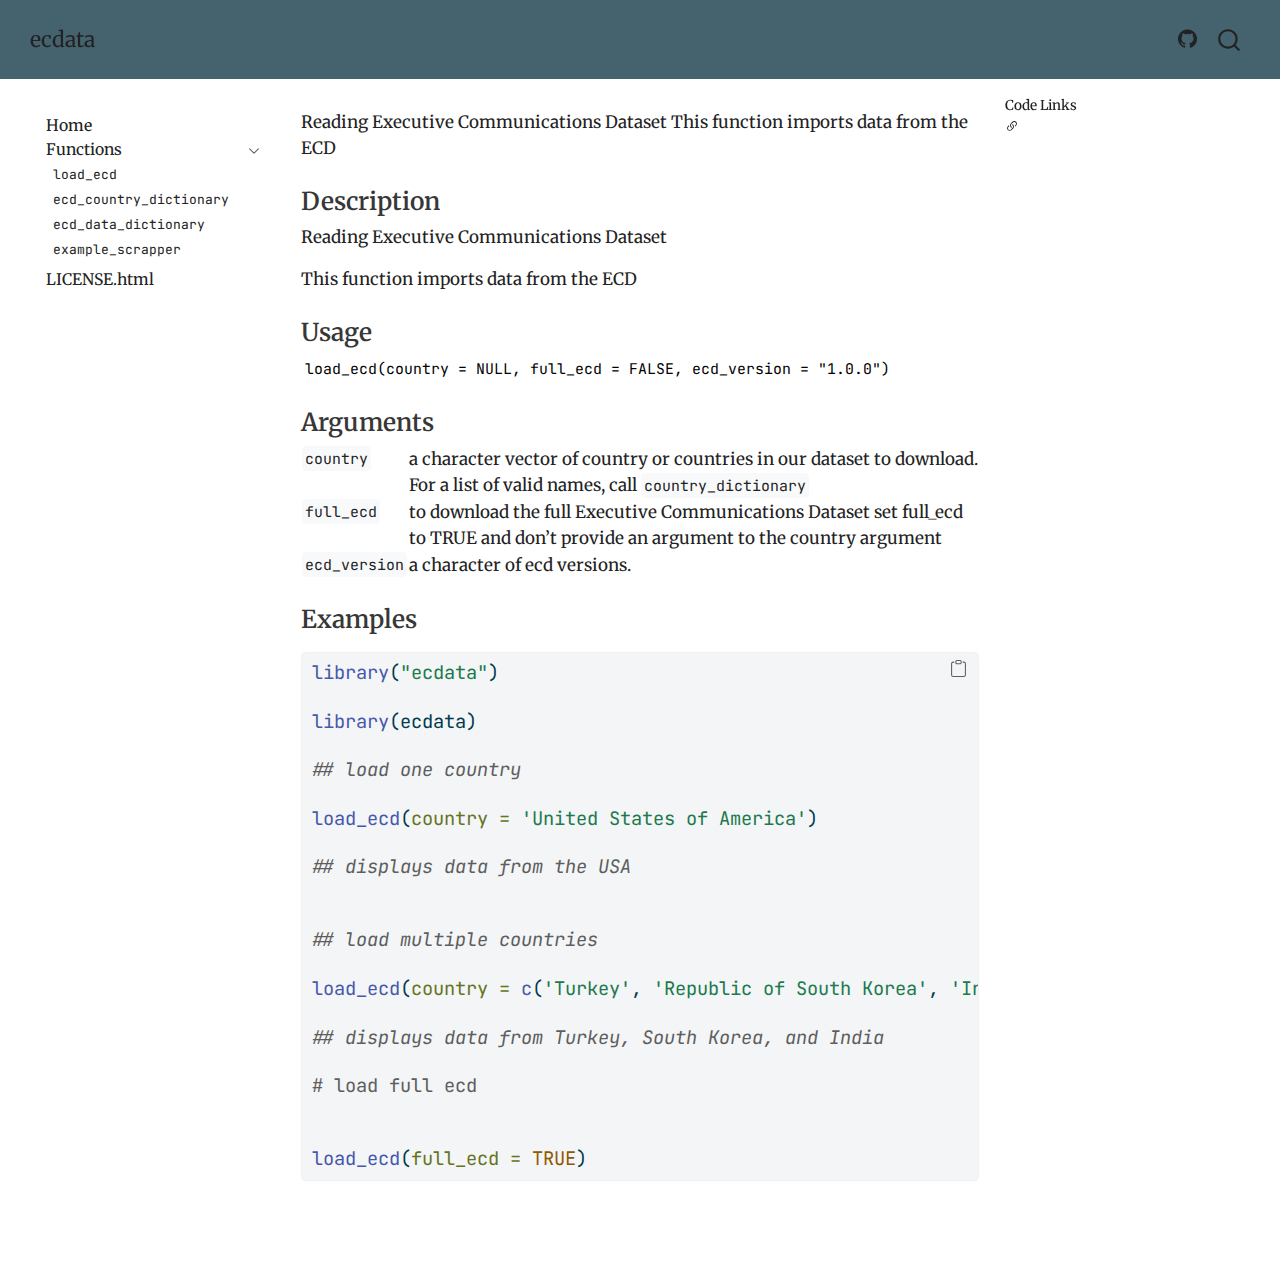
<file: man/load_ecd.html>
<!DOCTYPE html>
<html xmlns="http://www.w3.org/1999/xhtml" lang="en" xml:lang="en"><head>

<meta charset="utf-8">
<meta name="generator" content="quarto-1.5.57">

<meta name="viewport" content="width=device-width, initial-scale=1.0, user-scalable=yes">


<title>load_ecd – ecdata</title>
<style>
code{white-space: pre-wrap;}
span.smallcaps{font-variant: small-caps;}
div.columns{display: flex; gap: min(4vw, 1.5em);}
div.column{flex: auto; overflow-x: auto;}
div.hanging-indent{margin-left: 1.5em; text-indent: -1.5em;}
ul.task-list{list-style: none;}
ul.task-list li input[type="checkbox"] {
  width: 0.8em;
  margin: 0 0.8em 0.2em -1em; /* quarto-specific, see https://github.com/quarto-dev/quarto-cli/issues/4556 */ 
  vertical-align: middle;
}
/* CSS for syntax highlighting */
pre > code.sourceCode { white-space: pre; position: relative; }
pre > code.sourceCode > span { line-height: 1.25; }
pre > code.sourceCode > span:empty { height: 1.2em; }
.sourceCode { overflow: visible; }
code.sourceCode > span { color: inherit; text-decoration: inherit; }
div.sourceCode { margin: 1em 0; }
pre.sourceCode { margin: 0; }
@media screen {
div.sourceCode { overflow: auto; }
}
@media print {
pre > code.sourceCode { white-space: pre-wrap; }
pre > code.sourceCode > span { display: inline-block; text-indent: -5em; padding-left: 5em; }
}
pre.numberSource code
  { counter-reset: source-line 0; }
pre.numberSource code > span
  { position: relative; left: -4em; counter-increment: source-line; }
pre.numberSource code > span > a:first-child::before
  { content: counter(source-line);
    position: relative; left: -1em; text-align: right; vertical-align: baseline;
    border: none; display: inline-block;
    -webkit-touch-callout: none; -webkit-user-select: none;
    -khtml-user-select: none; -moz-user-select: none;
    -ms-user-select: none; user-select: none;
    padding: 0 4px; width: 4em;
  }
pre.numberSource { margin-left: 3em;  padding-left: 4px; }
div.sourceCode
  {   }
@media screen {
pre > code.sourceCode > span > a:first-child::before { text-decoration: underline; }
}
</style>


<script src="../site_libs/quarto-nav/quarto-nav.js"></script>
<script src="../site_libs/quarto-nav/headroom.min.js"></script>
<script src="../site_libs/clipboard/clipboard.min.js"></script>
<script src="../site_libs/quarto-search/autocomplete.umd.js"></script>
<script src="../site_libs/quarto-search/fuse.min.js"></script>
<script src="../site_libs/quarto-search/quarto-search.js"></script>
<meta name="quarto:offset" content="../">
<script src="../site_libs/quarto-html/quarto.js"></script>
<script src="../site_libs/quarto-html/popper.min.js"></script>
<script src="../site_libs/quarto-html/tippy.umd.min.js"></script>
<script src="../site_libs/quarto-html/anchor.min.js"></script>
<link href="../site_libs/quarto-html/tippy.css" rel="stylesheet">
<link href="../site_libs/quarto-html/quarto-syntax-highlighting.css" rel="stylesheet" id="quarto-text-highlighting-styles">
<script src="../site_libs/bootstrap/bootstrap.min.js"></script>
<link href="../site_libs/bootstrap/bootstrap-icons.css" rel="stylesheet">
<link href="../site_libs/bootstrap/bootstrap.min.css" rel="stylesheet" id="quarto-bootstrap" data-mode="light">
<script id="quarto-search-options" type="application/json">{
  "location": "navbar",
  "copy-button": false,
  "collapse-after": 3,
  "panel-placement": "end",
  "type": "overlay",
  "limit": 50,
  "keyboard-shortcut": [
    "f",
    "/",
    "s"
  ],
  "show-item-context": false,
  "language": {
    "search-no-results-text": "No results",
    "search-matching-documents-text": "matching documents",
    "search-copy-link-title": "Copy link to search",
    "search-hide-matches-text": "Hide additional matches",
    "search-more-match-text": "more match in this document",
    "search-more-matches-text": "more matches in this document",
    "search-clear-button-title": "Clear",
    "search-text-placeholder": "",
    "search-detached-cancel-button-title": "Cancel",
    "search-submit-button-title": "Submit",
    "search-label": "Search"
  }
}</script>


</head>

<body class="nav-sidebar floating nav-fixed">

<div id="quarto-search-results"></div>
  <header id="quarto-header" class="headroom fixed-top">
    <nav class="navbar navbar-expand-lg " data-bs-theme="dark">
      <div class="navbar-container container-fluid">
      <div class="navbar-brand-container mx-auto">
    <a class="navbar-brand" href="../index.html">
    <span class="navbar-title">ecdata</span>
    </a>
  </div>
            <div id="quarto-search" class="" title="Search"></div>
          <button class="navbar-toggler" type="button" data-bs-toggle="collapse" data-bs-target="#navbarCollapse" aria-controls="navbarCollapse" role="menu" aria-expanded="false" aria-label="Toggle navigation" onclick="if (window.quartoToggleHeadroom) { window.quartoToggleHeadroom(); }">
  <span class="navbar-toggler-icon"></span>
</button>
          <div class="collapse navbar-collapse" id="navbarCollapse">
            <ul class="navbar-nav navbar-nav-scroll ms-auto">
  <li class="nav-item compact">
    <a class="nav-link" href="https://github.com/joshuafayallen/executivestatements"> <i class="bi bi-github" role="img" aria-label="ecdata GitHub">
</i> 
<span class="menu-text"></span></a>
  </li>  
</ul>
          </div> <!-- /navcollapse -->
            <div class="quarto-navbar-tools">
</div>
      </div> <!-- /container-fluid -->
    </nav>
  <nav class="quarto-secondary-nav">
    <div class="container-fluid d-flex">
      <button type="button" class="quarto-btn-toggle btn" data-bs-toggle="collapse" role="button" data-bs-target=".quarto-sidebar-collapse-item" aria-controls="quarto-sidebar" aria-expanded="false" aria-label="Toggle sidebar navigation" onclick="if (window.quartoToggleHeadroom) { window.quartoToggleHeadroom(); }">
        <i class="bi bi-layout-text-sidebar-reverse"></i>
      </button>
        <nav class="quarto-page-breadcrumbs" aria-label="breadcrumb"><ol class="breadcrumb"><li class="breadcrumb-item"><a href="../man/load_ecd.html">Functions</a></li><li class="breadcrumb-item"><a href="../man/load_ecd.html"><code>load_ecd</code></a></li></ol></nav>
        <a class="flex-grow-1" role="navigation" data-bs-toggle="collapse" data-bs-target=".quarto-sidebar-collapse-item" aria-controls="quarto-sidebar" aria-expanded="false" aria-label="Toggle sidebar navigation" onclick="if (window.quartoToggleHeadroom) { window.quartoToggleHeadroom(); }">      
        </a>
    </div>
  </nav>
</header>
<!-- content -->
<div id="quarto-content" class="quarto-container page-columns page-rows-contents page-layout-article page-navbar">
<!-- sidebar -->
  <nav id="quarto-sidebar" class="sidebar collapse collapse-horizontal quarto-sidebar-collapse-item sidebar-navigation floating overflow-auto">
    <div class="sidebar-menu-container"> 
    <ul class="list-unstyled mt-1">
        <li class="sidebar-item">
  <div class="sidebar-item-container"> 
  <a href="../index.md" class="sidebar-item-text sidebar-link">
 <span class="menu-text">Home</span></a>
  </div>
</li>
        <li class="sidebar-item sidebar-item-section">
      <div class="sidebar-item-container"> 
            <a class="sidebar-item-text sidebar-link text-start" data-bs-toggle="collapse" data-bs-target="#quarto-sidebar-section-1" role="navigation" aria-expanded="true">
 <span class="menu-text">Functions</span></a>
          <a class="sidebar-item-toggle text-start" data-bs-toggle="collapse" data-bs-target="#quarto-sidebar-section-1" role="navigation" aria-expanded="true" aria-label="Toggle section">
            <i class="bi bi-chevron-right ms-2"></i>
          </a> 
      </div>
      <ul id="quarto-sidebar-section-1" class="collapse list-unstyled sidebar-section depth1 show">  
          <li class="sidebar-item">
  <div class="sidebar-item-container"> 
  <a href="../man/load_ecd.html" class="sidebar-item-text sidebar-link active">
 <span class="menu-text"><code>load_ecd</code></span></a>
  </div>
</li>
          <li class="sidebar-item">
  <div class="sidebar-item-container"> 
  <a href="../man/ecd_country_dictionary.html" class="sidebar-item-text sidebar-link">
 <span class="menu-text"><code>ecd_country_dictionary</code></span></a>
  </div>
</li>
          <li class="sidebar-item">
  <div class="sidebar-item-container"> 
  <a href="../man/ecd_data_dictionary.html" class="sidebar-item-text sidebar-link">
 <span class="menu-text"><code>ecd_data_dictionary</code></span></a>
  </div>
</li>
          <li class="sidebar-item">
  <div class="sidebar-item-container"> 
  <a href="../man/example_scrapper.html" class="sidebar-item-text sidebar-link">
 <span class="menu-text"><code>example_scrapper</code></span></a>
  </div>
</li>
      </ul>
  </li>
        <li class="sidebar-item">
  <div class="sidebar-item-container"> 
  <a href="../LICENSE.html" class="sidebar-item-text sidebar-link">
 <span class="menu-text">LICENSE.html</span></a>
  </div>
</li>
    </ul>
    </div>
</nav>
<div id="quarto-sidebar-glass" class="quarto-sidebar-collapse-item" data-bs-toggle="collapse" data-bs-target=".quarto-sidebar-collapse-item"></div>
<!-- margin-sidebar -->
    <div id="quarto-margin-sidebar" class="sidebar margin-sidebar">
        
    <div class="quarto-code-links"><h2>Code Links</h2><ul><li><a href="undefined"><i class="bi bi-link-45deg"></i></a></li></ul></div></div>
<!-- main -->
<main class="content" id="quarto-document-content">




<p>Reading Executive Communications Dataset This function imports data from the ECD</p>
<section id="description" class="level3">
<h3 class="anchored" data-anchor-id="description">Description</h3>
<p>Reading Executive Communications Dataset</p>
<p>This function imports data from the ECD</p>
</section>
<section id="usage" class="level3">
<h3 class="anchored" data-anchor-id="usage">Usage</h3>
<pre><code class="language-R">load_ecd(country = NULL, full_ecd = FALSE, ecd_version = "1.0.0")
</code></pre>
</section>
<section id="arguments" class="level3">
<h3 class="anchored" data-anchor-id="arguments">Arguments</h3>
<table>
<tbody><tr>
<td style="white-space: nowrap; font-family: monospace; vertical-align: top">
<code id="country">country</code>
</td>
<td>
a character vector of country or countries in our dataset to download. For a list of valid names, call <code>country_dictionary</code>
</td>
</tr>
<tr>
<td style="white-space: nowrap; font-family: monospace; vertical-align: top">
<code id="full_ecd">full_ecd</code>
</td>
<td>
to download the full Executive Communications Dataset set full_ecd to TRUE and don’t provide an argument to the country argument
</td>
</tr>
<tr>
<td style="white-space: nowrap; font-family: monospace; vertical-align: top">
<code id="ecd_version">ecd_version</code>
</td>
<td>
a character of ecd versions.
</td>
</tr>
</tbody></table>
</section>
<section id="examples" class="level3">
<h3 class="anchored" data-anchor-id="examples">Examples</h3>
<div class="cell">
<div class="sourceCode cell-code" id="cb1"><pre class="sourceCode r code-with-copy"><code class="sourceCode r"><span id="cb1-1"><a href="#cb1-1" aria-hidden="true" tabindex="-1"></a><span class="fu">library</span>(<span class="st">"ecdata"</span>)</span>
<span id="cb1-2"><a href="#cb1-2" aria-hidden="true" tabindex="-1"></a></span>
<span id="cb1-3"><a href="#cb1-3" aria-hidden="true" tabindex="-1"></a><span class="fu">library</span>(ecdata)</span>
<span id="cb1-4"><a href="#cb1-4" aria-hidden="true" tabindex="-1"></a></span>
<span id="cb1-5"><a href="#cb1-5" aria-hidden="true" tabindex="-1"></a><span class="do">## load one country </span></span>
<span id="cb1-6"><a href="#cb1-6" aria-hidden="true" tabindex="-1"></a></span>
<span id="cb1-7"><a href="#cb1-7" aria-hidden="true" tabindex="-1"></a><span class="fu">load_ecd</span>(<span class="at">country =</span> <span class="st">'United States of America'</span>)</span>
<span id="cb1-8"><a href="#cb1-8" aria-hidden="true" tabindex="-1"></a></span>
<span id="cb1-9"><a href="#cb1-9" aria-hidden="true" tabindex="-1"></a><span class="do">## displays data from the USA</span></span>
<span id="cb1-10"><a href="#cb1-10" aria-hidden="true" tabindex="-1"></a></span>
<span id="cb1-11"><a href="#cb1-11" aria-hidden="true" tabindex="-1"></a></span>
<span id="cb1-12"><a href="#cb1-12" aria-hidden="true" tabindex="-1"></a><span class="do">## load multiple countries </span></span>
<span id="cb1-13"><a href="#cb1-13" aria-hidden="true" tabindex="-1"></a></span>
<span id="cb1-14"><a href="#cb1-14" aria-hidden="true" tabindex="-1"></a><span class="fu">load_ecd</span>(<span class="at">country =</span> <span class="fu">c</span>(<span class="st">'Turkey'</span>, <span class="st">'Republic of South Korea'</span>, <span class="st">'India'</span>))</span>
<span id="cb1-15"><a href="#cb1-15" aria-hidden="true" tabindex="-1"></a></span>
<span id="cb1-16"><a href="#cb1-16" aria-hidden="true" tabindex="-1"></a><span class="do">## displays data from Turkey, South Korea, and India</span></span>
<span id="cb1-17"><a href="#cb1-17" aria-hidden="true" tabindex="-1"></a></span>
<span id="cb1-18"><a href="#cb1-18" aria-hidden="true" tabindex="-1"></a><span class="co"># load full ecd </span></span>
<span id="cb1-19"><a href="#cb1-19" aria-hidden="true" tabindex="-1"></a></span>
<span id="cb1-20"><a href="#cb1-20" aria-hidden="true" tabindex="-1"></a></span>
<span id="cb1-21"><a href="#cb1-21" aria-hidden="true" tabindex="-1"></a><span class="fu">load_ecd</span>(<span class="at">full_ecd =</span> <span class="cn">TRUE</span>)</span></code><button title="Copy to Clipboard" class="code-copy-button"><i class="bi"></i></button></pre></div>
</div>


</section>

</main> <!-- /main -->
<script id="quarto-html-after-body" type="application/javascript">
window.document.addEventListener("DOMContentLoaded", function (event) {
  const toggleBodyColorMode = (bsSheetEl) => {
    const mode = bsSheetEl.getAttribute("data-mode");
    const bodyEl = window.document.querySelector("body");
    if (mode === "dark") {
      bodyEl.classList.add("quarto-dark");
      bodyEl.classList.remove("quarto-light");
    } else {
      bodyEl.classList.add("quarto-light");
      bodyEl.classList.remove("quarto-dark");
    }
  }
  const toggleBodyColorPrimary = () => {
    const bsSheetEl = window.document.querySelector("link#quarto-bootstrap");
    if (bsSheetEl) {
      toggleBodyColorMode(bsSheetEl);
    }
  }
  toggleBodyColorPrimary();  
  const icon = "";
  const anchorJS = new window.AnchorJS();
  anchorJS.options = {
    placement: 'right',
    icon: icon
  };
  anchorJS.add('.anchored');
  const isCodeAnnotation = (el) => {
    for (const clz of el.classList) {
      if (clz.startsWith('code-annotation-')) {                     
        return true;
      }
    }
    return false;
  }
  const onCopySuccess = function(e) {
    // button target
    const button = e.trigger;
    // don't keep focus
    button.blur();
    // flash "checked"
    button.classList.add('code-copy-button-checked');
    var currentTitle = button.getAttribute("title");
    button.setAttribute("title", "Copied!");
    let tooltip;
    if (window.bootstrap) {
      button.setAttribute("data-bs-toggle", "tooltip");
      button.setAttribute("data-bs-placement", "left");
      button.setAttribute("data-bs-title", "Copied!");
      tooltip = new bootstrap.Tooltip(button, 
        { trigger: "manual", 
          customClass: "code-copy-button-tooltip",
          offset: [0, -8]});
      tooltip.show();    
    }
    setTimeout(function() {
      if (tooltip) {
        tooltip.hide();
        button.removeAttribute("data-bs-title");
        button.removeAttribute("data-bs-toggle");
        button.removeAttribute("data-bs-placement");
      }
      button.setAttribute("title", currentTitle);
      button.classList.remove('code-copy-button-checked');
    }, 1000);
    // clear code selection
    e.clearSelection();
  }
  const getTextToCopy = function(trigger) {
      const codeEl = trigger.previousElementSibling.cloneNode(true);
      for (const childEl of codeEl.children) {
        if (isCodeAnnotation(childEl)) {
          childEl.remove();
        }
      }
      return codeEl.innerText;
  }
  const clipboard = new window.ClipboardJS('.code-copy-button:not([data-in-quarto-modal])', {
    text: getTextToCopy
  });
  clipboard.on('success', onCopySuccess);
  if (window.document.getElementById('quarto-embedded-source-code-modal')) {
    // For code content inside modals, clipBoardJS needs to be initialized with a container option
    // TODO: Check when it could be a function (https://github.com/zenorocha/clipboard.js/issues/860)
    const clipboardModal = new window.ClipboardJS('.code-copy-button[data-in-quarto-modal]', {
      text: getTextToCopy,
      container: window.document.getElementById('quarto-embedded-source-code-modal')
    });
    clipboardModal.on('success', onCopySuccess);
  }
    var localhostRegex = new RegExp(/^(?:http|https):\/\/localhost\:?[0-9]*\//);
    var mailtoRegex = new RegExp(/^mailto:/);
      var filterRegex = new RegExp('/' + window.location.host + '/');
    var isInternal = (href) => {
        return filterRegex.test(href) || localhostRegex.test(href) || mailtoRegex.test(href);
    }
    // Inspect non-navigation links and adorn them if external
 	var links = window.document.querySelectorAll('a[href]:not(.nav-link):not(.navbar-brand):not(.toc-action):not(.sidebar-link):not(.sidebar-item-toggle):not(.pagination-link):not(.no-external):not([aria-hidden]):not(.dropdown-item):not(.quarto-navigation-tool):not(.about-link)');
    for (var i=0; i<links.length; i++) {
      const link = links[i];
      if (!isInternal(link.href)) {
        // undo the damage that might have been done by quarto-nav.js in the case of
        // links that we want to consider external
        if (link.dataset.originalHref !== undefined) {
          link.href = link.dataset.originalHref;
        }
      }
    }
  function tippyHover(el, contentFn, onTriggerFn, onUntriggerFn) {
    const config = {
      allowHTML: true,
      maxWidth: 500,
      delay: 100,
      arrow: false,
      appendTo: function(el) {
          return el.parentElement;
      },
      interactive: true,
      interactiveBorder: 10,
      theme: 'quarto',
      placement: 'bottom-start',
    };
    if (contentFn) {
      config.content = contentFn;
    }
    if (onTriggerFn) {
      config.onTrigger = onTriggerFn;
    }
    if (onUntriggerFn) {
      config.onUntrigger = onUntriggerFn;
    }
    window.tippy(el, config); 
  }
  const noterefs = window.document.querySelectorAll('a[role="doc-noteref"]');
  for (var i=0; i<noterefs.length; i++) {
    const ref = noterefs[i];
    tippyHover(ref, function() {
      // use id or data attribute instead here
      let href = ref.getAttribute('data-footnote-href') || ref.getAttribute('href');
      try { href = new URL(href).hash; } catch {}
      const id = href.replace(/^#\/?/, "");
      const note = window.document.getElementById(id);
      if (note) {
        return note.innerHTML;
      } else {
        return "";
      }
    });
  }
  const xrefs = window.document.querySelectorAll('a.quarto-xref');
  const processXRef = (id, note) => {
    // Strip column container classes
    const stripColumnClz = (el) => {
      el.classList.remove("page-full", "page-columns");
      if (el.children) {
        for (const child of el.children) {
          stripColumnClz(child);
        }
      }
    }
    stripColumnClz(note)
    if (id === null || id.startsWith('sec-')) {
      // Special case sections, only their first couple elements
      const container = document.createElement("div");
      if (note.children && note.children.length > 2) {
        container.appendChild(note.children[0].cloneNode(true));
        for (let i = 1; i < note.children.length; i++) {
          const child = note.children[i];
          if (child.tagName === "P" && child.innerText === "") {
            continue;
          } else {
            container.appendChild(child.cloneNode(true));
            break;
          }
        }
        if (window.Quarto?.typesetMath) {
          window.Quarto.typesetMath(container);
        }
        return container.innerHTML
      } else {
        if (window.Quarto?.typesetMath) {
          window.Quarto.typesetMath(note);
        }
        return note.innerHTML;
      }
    } else {
      // Remove any anchor links if they are present
      const anchorLink = note.querySelector('a.anchorjs-link');
      if (anchorLink) {
        anchorLink.remove();
      }
      if (window.Quarto?.typesetMath) {
        window.Quarto.typesetMath(note);
      }
      // TODO in 1.5, we should make sure this works without a callout special case
      if (note.classList.contains("callout")) {
        return note.outerHTML;
      } else {
        return note.innerHTML;
      }
    }
  }
  for (var i=0; i<xrefs.length; i++) {
    const xref = xrefs[i];
    tippyHover(xref, undefined, function(instance) {
      instance.disable();
      let url = xref.getAttribute('href');
      let hash = undefined; 
      if (url.startsWith('#')) {
        hash = url;
      } else {
        try { hash = new URL(url).hash; } catch {}
      }
      if (hash) {
        const id = hash.replace(/^#\/?/, "");
        const note = window.document.getElementById(id);
        if (note !== null) {
          try {
            const html = processXRef(id, note.cloneNode(true));
            instance.setContent(html);
          } finally {
            instance.enable();
            instance.show();
          }
        } else {
          // See if we can fetch this
          fetch(url.split('#')[0])
          .then(res => res.text())
          .then(html => {
            const parser = new DOMParser();
            const htmlDoc = parser.parseFromString(html, "text/html");
            const note = htmlDoc.getElementById(id);
            if (note !== null) {
              const html = processXRef(id, note);
              instance.setContent(html);
            } 
          }).finally(() => {
            instance.enable();
            instance.show();
          });
        }
      } else {
        // See if we can fetch a full url (with no hash to target)
        // This is a special case and we should probably do some content thinning / targeting
        fetch(url)
        .then(res => res.text())
        .then(html => {
          const parser = new DOMParser();
          const htmlDoc = parser.parseFromString(html, "text/html");
          const note = htmlDoc.querySelector('main.content');
          if (note !== null) {
            // This should only happen for chapter cross references
            // (since there is no id in the URL)
            // remove the first header
            if (note.children.length > 0 && note.children[0].tagName === "HEADER") {
              note.children[0].remove();
            }
            const html = processXRef(null, note);
            instance.setContent(html);
          } 
        }).finally(() => {
          instance.enable();
          instance.show();
        });
      }
    }, function(instance) {
    });
  }
      let selectedAnnoteEl;
      const selectorForAnnotation = ( cell, annotation) => {
        let cellAttr = 'data-code-cell="' + cell + '"';
        let lineAttr = 'data-code-annotation="' +  annotation + '"';
        const selector = 'span[' + cellAttr + '][' + lineAttr + ']';
        return selector;
      }
      const selectCodeLines = (annoteEl) => {
        const doc = window.document;
        const targetCell = annoteEl.getAttribute("data-target-cell");
        const targetAnnotation = annoteEl.getAttribute("data-target-annotation");
        const annoteSpan = window.document.querySelector(selectorForAnnotation(targetCell, targetAnnotation));
        const lines = annoteSpan.getAttribute("data-code-lines").split(",");
        const lineIds = lines.map((line) => {
          return targetCell + "-" + line;
        })
        let top = null;
        let height = null;
        let parent = null;
        if (lineIds.length > 0) {
            //compute the position of the single el (top and bottom and make a div)
            const el = window.document.getElementById(lineIds[0]);
            top = el.offsetTop;
            height = el.offsetHeight;
            parent = el.parentElement.parentElement;
          if (lineIds.length > 1) {
            const lastEl = window.document.getElementById(lineIds[lineIds.length - 1]);
            const bottom = lastEl.offsetTop + lastEl.offsetHeight;
            height = bottom - top;
          }
          if (top !== null && height !== null && parent !== null) {
            // cook up a div (if necessary) and position it 
            let div = window.document.getElementById("code-annotation-line-highlight");
            if (div === null) {
              div = window.document.createElement("div");
              div.setAttribute("id", "code-annotation-line-highlight");
              div.style.position = 'absolute';
              parent.appendChild(div);
            }
            div.style.top = top - 2 + "px";
            div.style.height = height + 4 + "px";
            div.style.left = 0;
            let gutterDiv = window.document.getElementById("code-annotation-line-highlight-gutter");
            if (gutterDiv === null) {
              gutterDiv = window.document.createElement("div");
              gutterDiv.setAttribute("id", "code-annotation-line-highlight-gutter");
              gutterDiv.style.position = 'absolute';
              const codeCell = window.document.getElementById(targetCell);
              const gutter = codeCell.querySelector('.code-annotation-gutter');
              gutter.appendChild(gutterDiv);
            }
            gutterDiv.style.top = top - 2 + "px";
            gutterDiv.style.height = height + 4 + "px";
          }
          selectedAnnoteEl = annoteEl;
        }
      };
      const unselectCodeLines = () => {
        const elementsIds = ["code-annotation-line-highlight", "code-annotation-line-highlight-gutter"];
        elementsIds.forEach((elId) => {
          const div = window.document.getElementById(elId);
          if (div) {
            div.remove();
          }
        });
        selectedAnnoteEl = undefined;
      };
        // Handle positioning of the toggle
    window.addEventListener(
      "resize",
      throttle(() => {
        elRect = undefined;
        if (selectedAnnoteEl) {
          selectCodeLines(selectedAnnoteEl);
        }
      }, 10)
    );
    function throttle(fn, ms) {
    let throttle = false;
    let timer;
      return (...args) => {
        if(!throttle) { // first call gets through
            fn.apply(this, args);
            throttle = true;
        } else { // all the others get throttled
            if(timer) clearTimeout(timer); // cancel #2
            timer = setTimeout(() => {
              fn.apply(this, args);
              timer = throttle = false;
            }, ms);
        }
      };
    }
      // Attach click handler to the DT
      const annoteDls = window.document.querySelectorAll('dt[data-target-cell]');
      for (const annoteDlNode of annoteDls) {
        annoteDlNode.addEventListener('click', (event) => {
          const clickedEl = event.target;
          if (clickedEl !== selectedAnnoteEl) {
            unselectCodeLines();
            const activeEl = window.document.querySelector('dt[data-target-cell].code-annotation-active');
            if (activeEl) {
              activeEl.classList.remove('code-annotation-active');
            }
            selectCodeLines(clickedEl);
            clickedEl.classList.add('code-annotation-active');
          } else {
            // Unselect the line
            unselectCodeLines();
            clickedEl.classList.remove('code-annotation-active');
          }
        });
      }
  const findCites = (el) => {
    const parentEl = el.parentElement;
    if (parentEl) {
      const cites = parentEl.dataset.cites;
      if (cites) {
        return {
          el,
          cites: cites.split(' ')
        };
      } else {
        return findCites(el.parentElement)
      }
    } else {
      return undefined;
    }
  };
  var bibliorefs = window.document.querySelectorAll('a[role="doc-biblioref"]');
  for (var i=0; i<bibliorefs.length; i++) {
    const ref = bibliorefs[i];
    const citeInfo = findCites(ref);
    if (citeInfo) {
      tippyHover(citeInfo.el, function() {
        var popup = window.document.createElement('div');
        citeInfo.cites.forEach(function(cite) {
          var citeDiv = window.document.createElement('div');
          citeDiv.classList.add('hanging-indent');
          citeDiv.classList.add('csl-entry');
          var biblioDiv = window.document.getElementById('ref-' + cite);
          if (biblioDiv) {
            citeDiv.innerHTML = biblioDiv.innerHTML;
          }
          popup.appendChild(citeDiv);
        });
        return popup.innerHTML;
      });
    }
  }
});
</script>
</div> <!-- /content -->




</body></html>
</file>
<file: site_libs/quarto-html/tippy.css>
.tippy-box[data-animation=fade][data-state=hidden]{opacity:0}[data-tippy-root]{max-width:calc(100vw - 10px)}.tippy-box{position:relative;background-color:#333;color:#fff;border-radius:4px;font-size:14px;line-height:1.4;white-space:normal;outline:0;transition-property:transform,visibility,opacity}.tippy-box[data-placement^=top]>.tippy-arrow{bottom:0}.tippy-box[data-placement^=top]>.tippy-arrow:before{bottom:-7px;left:0;border-width:8px 8px 0;border-top-color:initial;transform-origin:center top}.tippy-box[data-placement^=bottom]>.tippy-arrow{top:0}.tippy-box[data-placement^=bottom]>.tippy-arrow:before{top:-7px;left:0;border-width:0 8px 8px;border-bottom-color:initial;transform-origin:center bottom}.tippy-box[data-placement^=left]>.tippy-arrow{right:0}.tippy-box[data-placement^=left]>.tippy-arrow:before{border-width:8px 0 8px 8px;border-left-color:initial;right:-7px;transform-origin:center left}.tippy-box[data-placement^=right]>.tippy-arrow{left:0}.tippy-box[data-placement^=right]>.tippy-arrow:before{left:-7px;border-width:8px 8px 8px 0;border-right-color:initial;transform-origin:center right}.tippy-box[data-inertia][data-state=visible]{transition-timing-function:cubic-bezier(.54,1.5,.38,1.11)}.tippy-arrow{width:16px;height:16px;color:#333}.tippy-arrow:before{content:"";position:absolute;border-color:transparent;border-style:solid}.tippy-content{position:relative;padding:5px 9px;z-index:1}
</file>
<file: site_libs/quarto-html/quarto-syntax-highlighting.css>
/* quarto syntax highlight colors */
:root {
  --quarto-hl-ot-color: #003B4F;
  --quarto-hl-at-color: #657422;
  --quarto-hl-ss-color: #20794D;
  --quarto-hl-an-color: #5E5E5E;
  --quarto-hl-fu-color: #4758AB;
  --quarto-hl-st-color: #20794D;
  --quarto-hl-cf-color: #003B4F;
  --quarto-hl-op-color: #5E5E5E;
  --quarto-hl-er-color: #AD0000;
  --quarto-hl-bn-color: #AD0000;
  --quarto-hl-al-color: #AD0000;
  --quarto-hl-va-color: #111111;
  --quarto-hl-bu-color: inherit;
  --quarto-hl-ex-color: inherit;
  --quarto-hl-pp-color: #AD0000;
  --quarto-hl-in-color: #5E5E5E;
  --quarto-hl-vs-color: #20794D;
  --quarto-hl-wa-color: #5E5E5E;
  --quarto-hl-do-color: #5E5E5E;
  --quarto-hl-im-color: #00769E;
  --quarto-hl-ch-color: #20794D;
  --quarto-hl-dt-color: #AD0000;
  --quarto-hl-fl-color: #AD0000;
  --quarto-hl-co-color: #5E5E5E;
  --quarto-hl-cv-color: #5E5E5E;
  --quarto-hl-cn-color: #8f5902;
  --quarto-hl-sc-color: #5E5E5E;
  --quarto-hl-dv-color: #AD0000;
  --quarto-hl-kw-color: #003B4F;
}

/* other quarto variables */
:root {
  --quarto-font-monospace: SFMono-Regular, Menlo, Monaco, Consolas, "Liberation Mono", "Courier New", monospace;
}

pre > code.sourceCode > span {
  color: #003B4F;
}

code span {
  color: #003B4F;
}

code.sourceCode > span {
  color: #003B4F;
}

div.sourceCode,
div.sourceCode pre.sourceCode {
  color: #003B4F;
}

code span.ot {
  color: #003B4F;
  font-style: inherit;
}

code span.at {
  color: #657422;
  font-style: inherit;
}

code span.ss {
  color: #20794D;
  font-style: inherit;
}

code span.an {
  color: #5E5E5E;
  font-style: inherit;
}

code span.fu {
  color: #4758AB;
  font-style: inherit;
}

code span.st {
  color: #20794D;
  font-style: inherit;
}

code span.cf {
  color: #003B4F;
  font-weight: bold;
  font-style: inherit;
}

code span.op {
  color: #5E5E5E;
  font-style: inherit;
}

code span.er {
  color: #AD0000;
  font-style: inherit;
}

code span.bn {
  color: #AD0000;
  font-style: inherit;
}

code span.al {
  color: #AD0000;
  font-style: inherit;
}

code span.va {
  color: #111111;
  font-style: inherit;
}

code span.bu {
  font-style: inherit;
}

code span.ex {
  font-style: inherit;
}

code span.pp {
  color: #AD0000;
  font-style: inherit;
}

code span.in {
  color: #5E5E5E;
  font-style: inherit;
}

code span.vs {
  color: #20794D;
  font-style: inherit;
}

code span.wa {
  color: #5E5E5E;
  font-style: italic;
}

code span.do {
  color: #5E5E5E;
  font-style: italic;
}

code span.im {
  color: #00769E;
  font-style: inherit;
}

code span.ch {
  color: #20794D;
  font-style: inherit;
}

code span.dt {
  color: #AD0000;
  font-style: inherit;
}

code span.fl {
  color: #AD0000;
  font-style: inherit;
}

code span.co {
  color: #5E5E5E;
  font-style: inherit;
}

code span.cv {
  color: #5E5E5E;
  font-style: italic;
}

code span.cn {
  color: #8f5902;
  font-style: inherit;
}

code span.sc {
  color: #5E5E5E;
  font-style: inherit;
}

code span.dv {
  color: #AD0000;
  font-style: inherit;
}

code span.kw {
  color: #003B4F;
  font-weight: bold;
  font-style: inherit;
}

.prevent-inlining {
  content: "</";
}

/*# sourceMappingURL=debc5d5d77c3f9108843748ff7464032.css.map */
</file>
